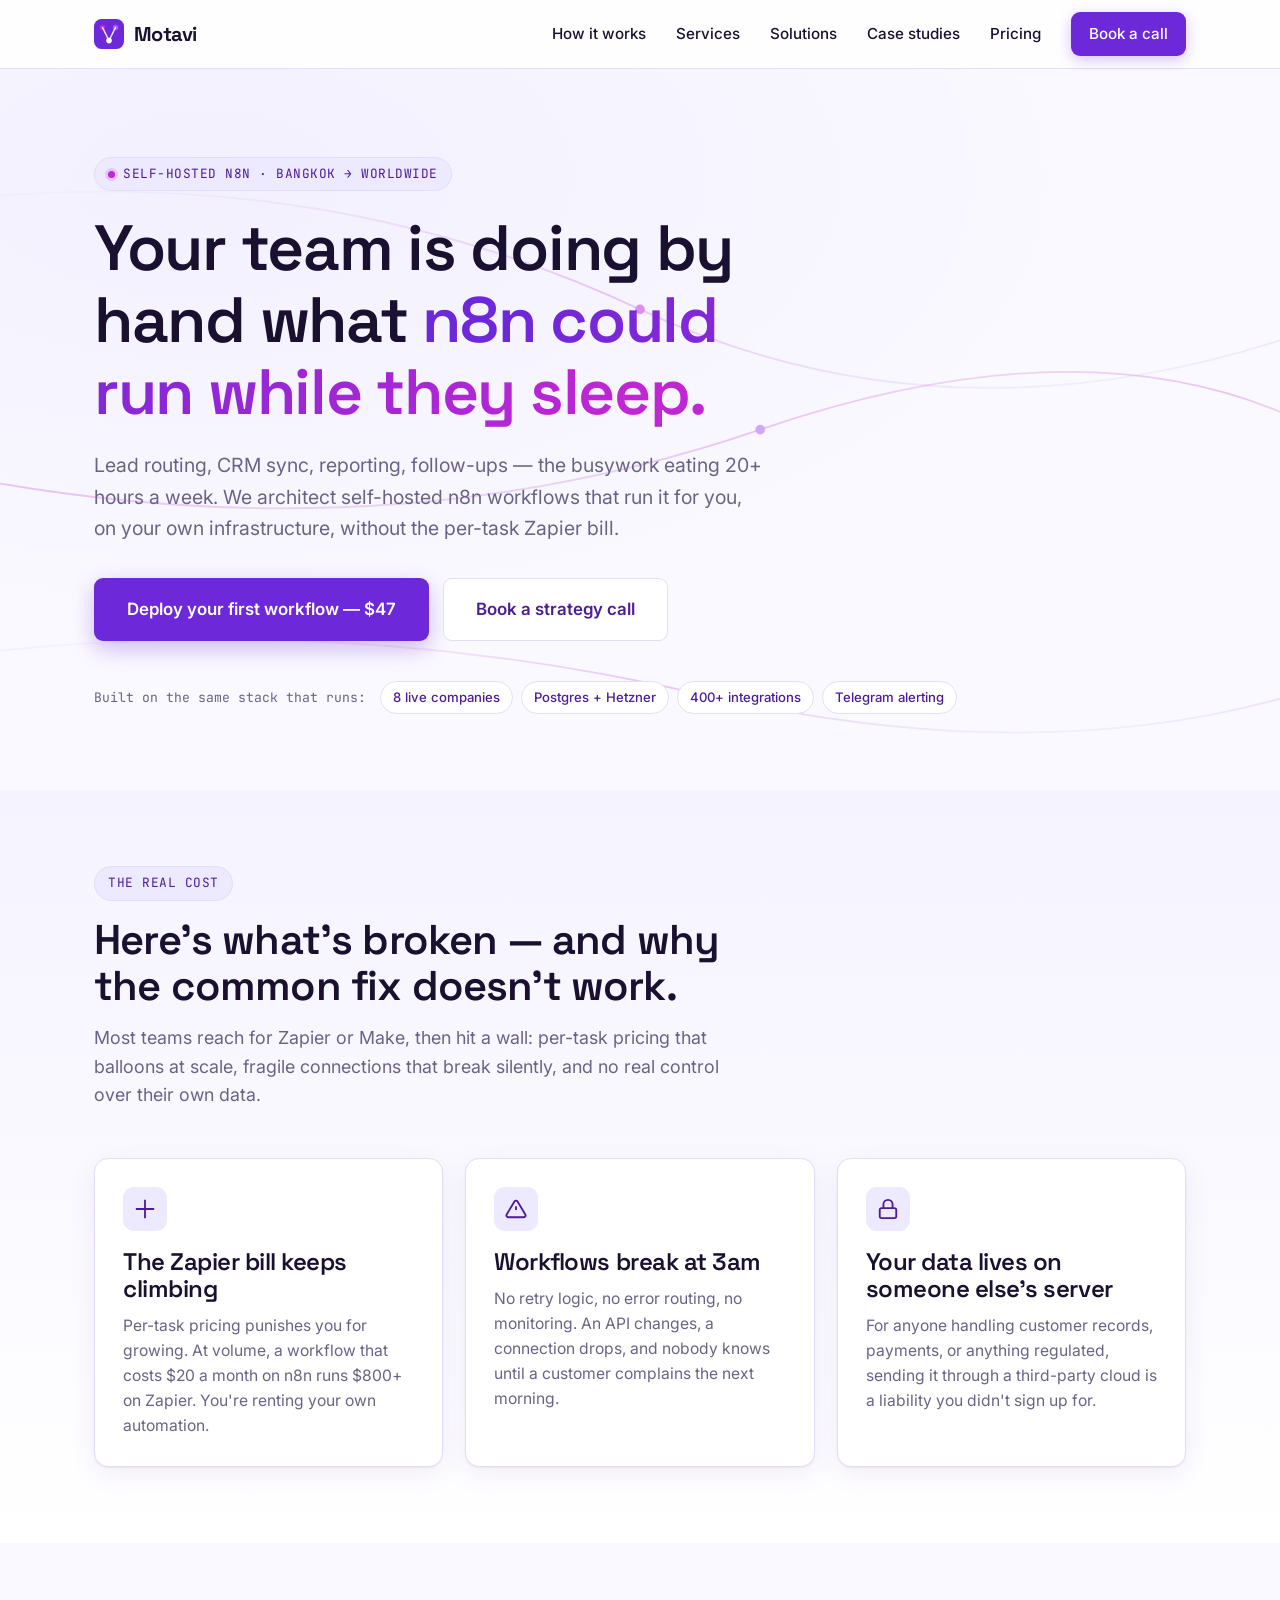
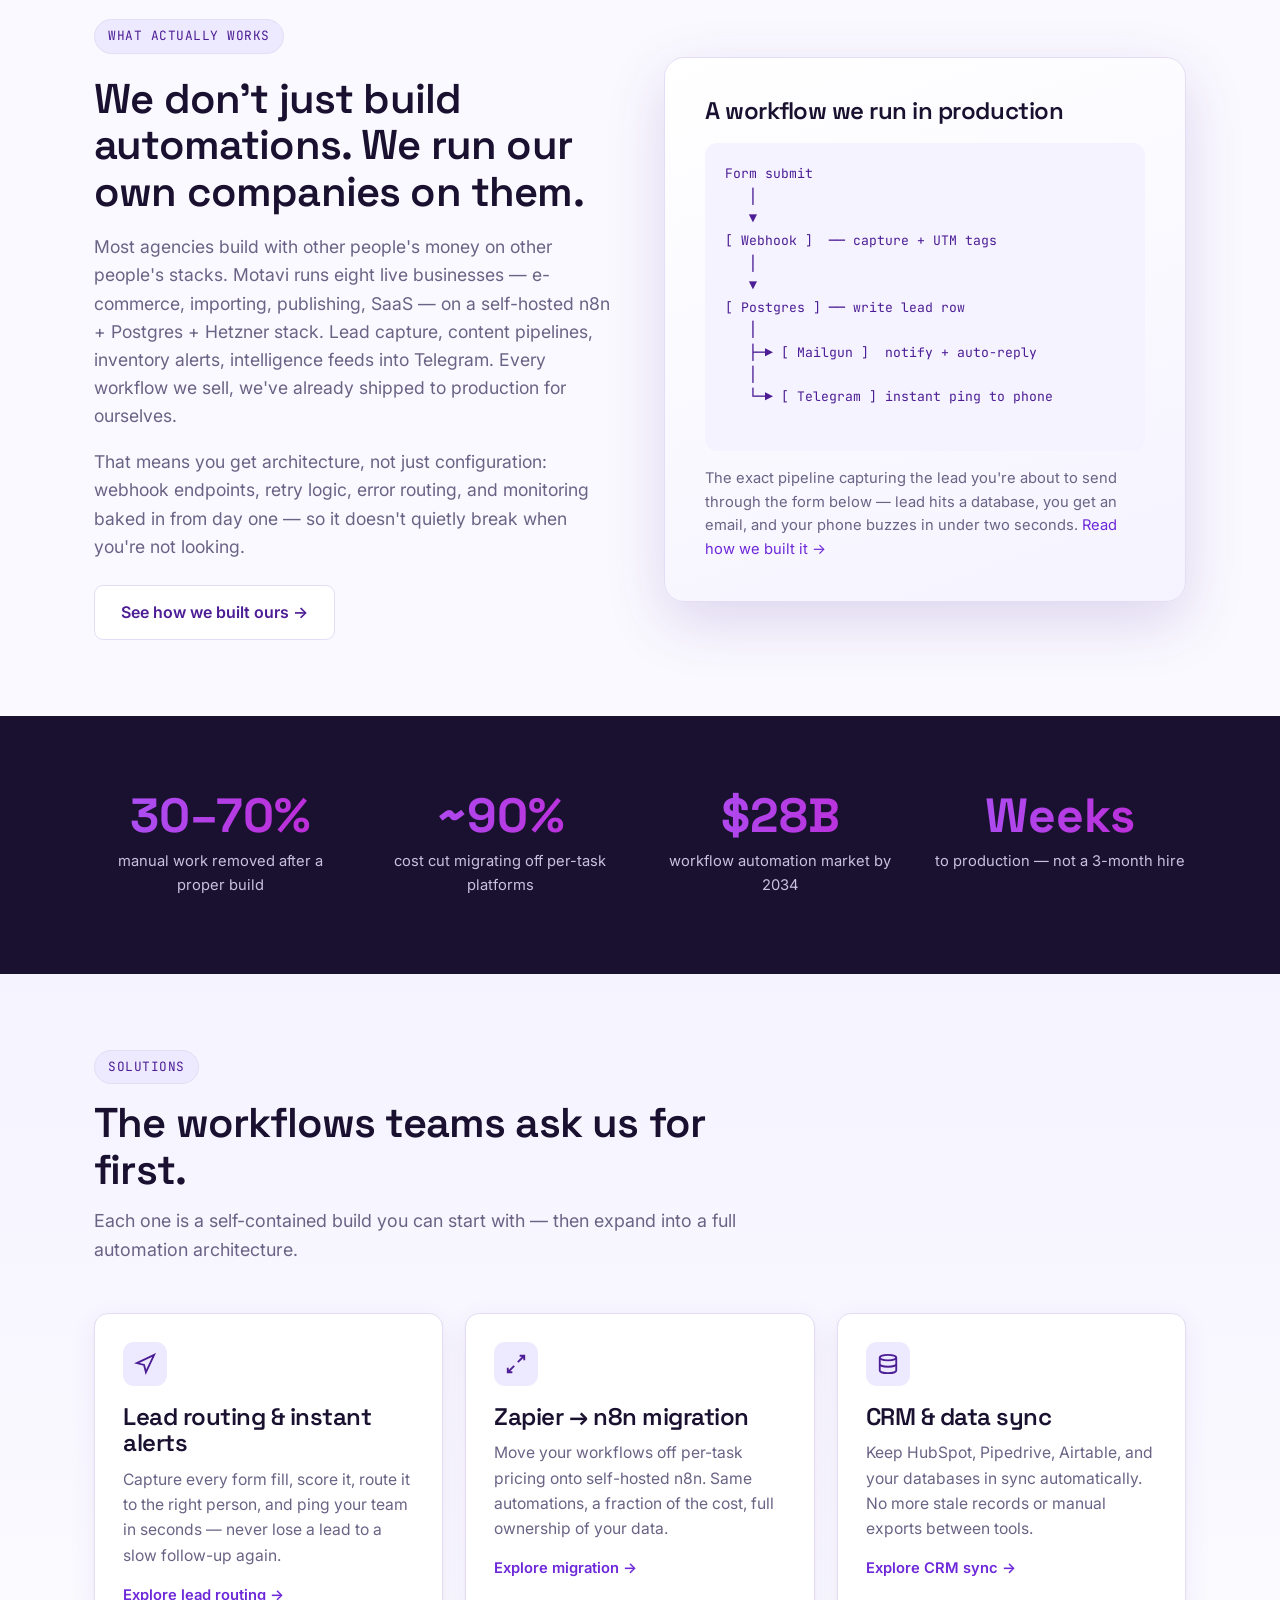
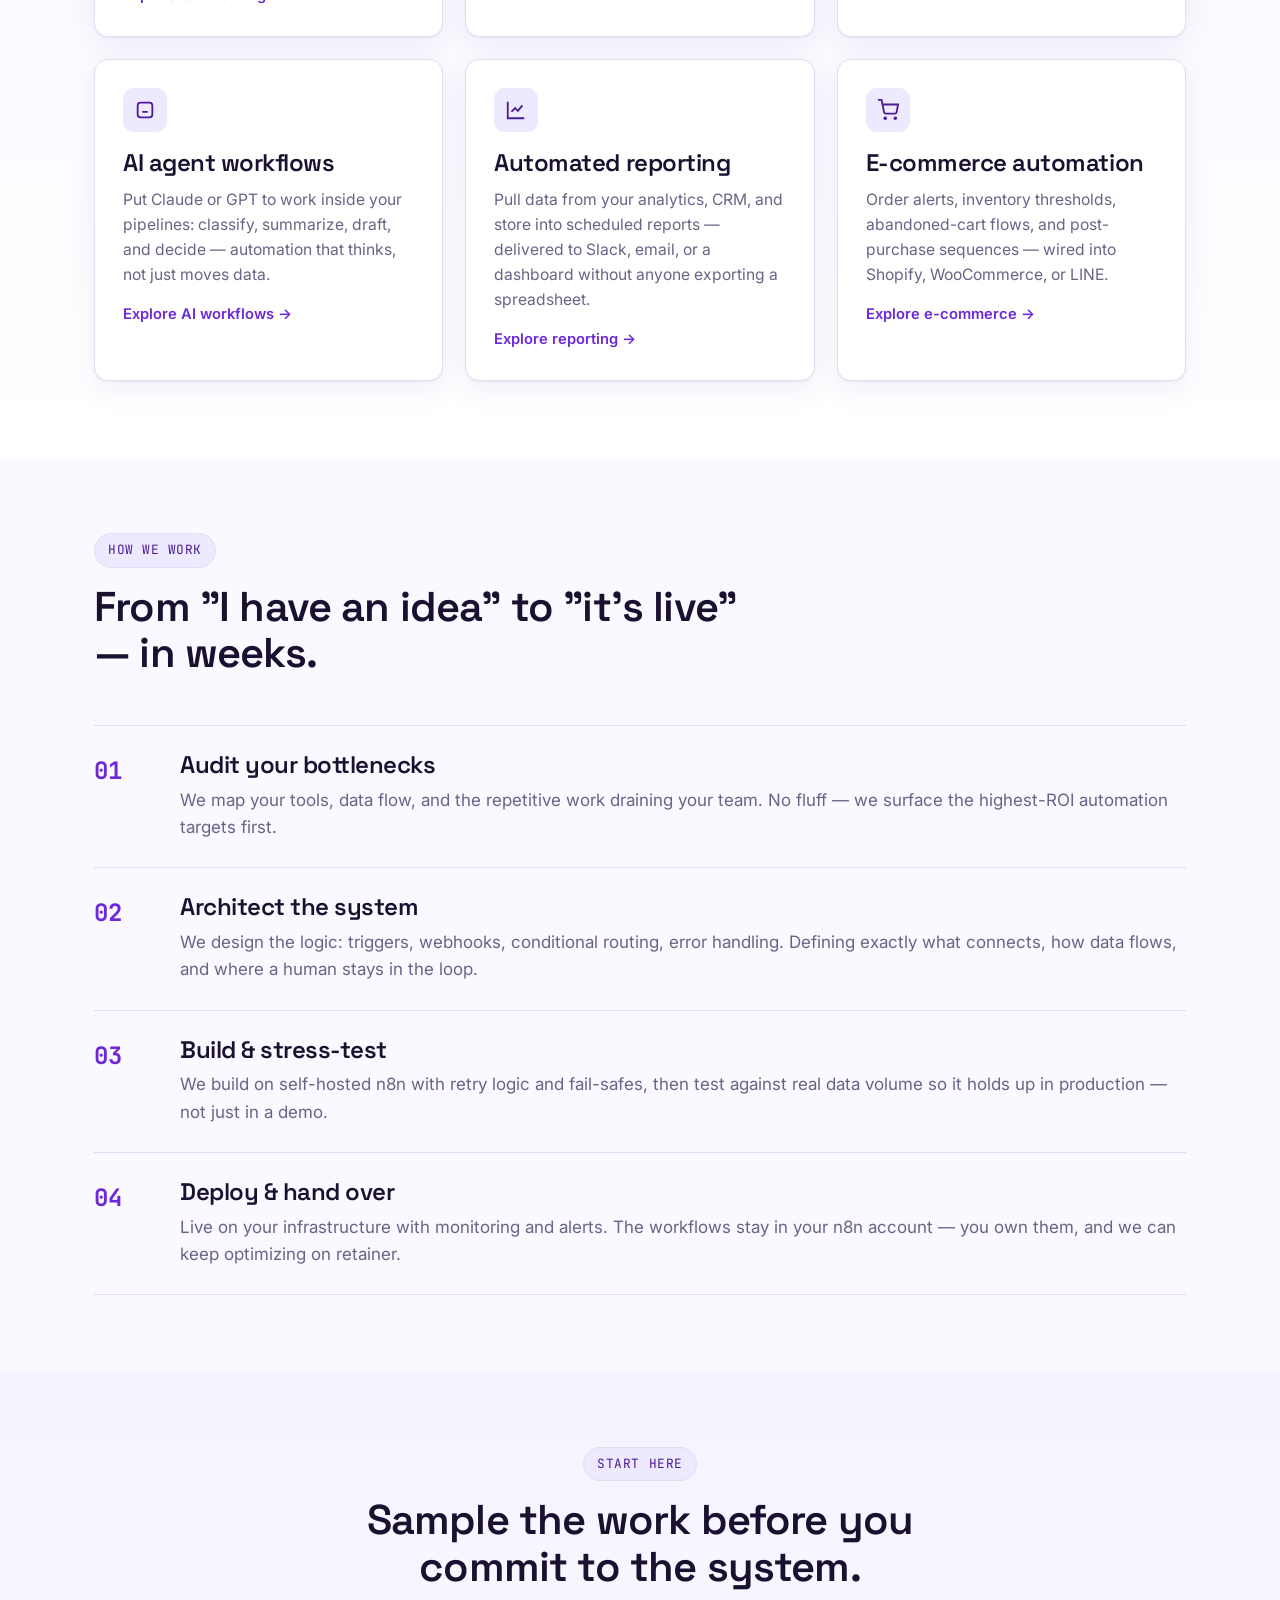
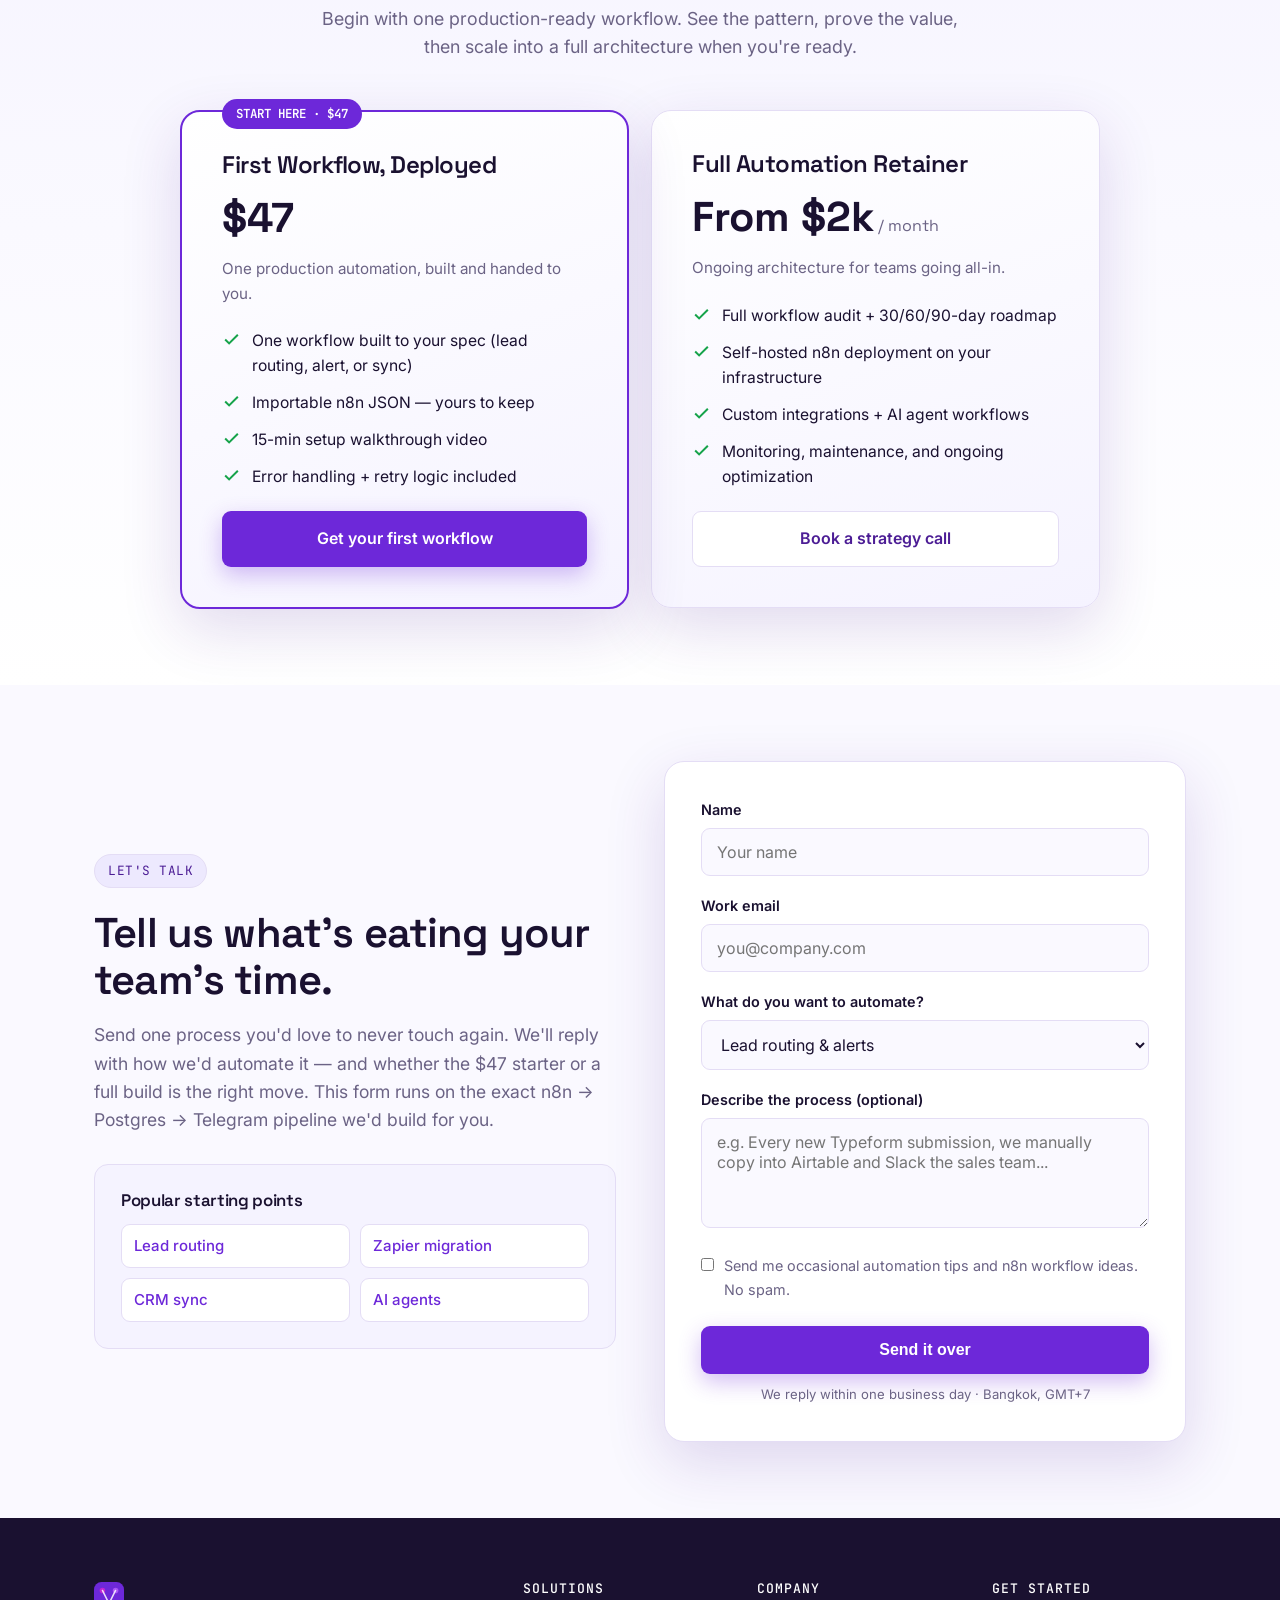
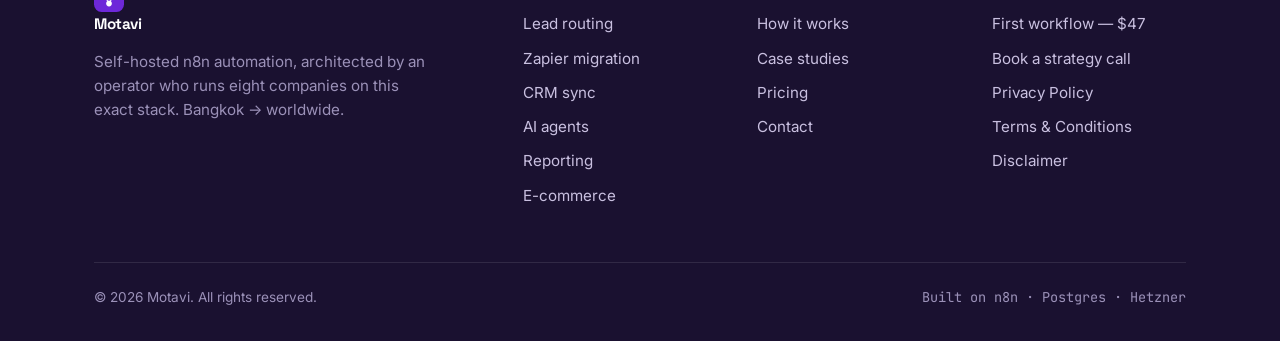
<file: index.html>
<!DOCTYPE html>
<html lang="en">
<head>
<meta charset="UTF-8">
<meta name="viewport" content="width=device-width, initial-scale=1.0">
<title>Motavi — n8n Automation Studio | Self-Hosted Workflows for SaaS & Agencies</title>
<meta name="description" content="Motavi builds self-hosted n8n automations that cut manual work and kill the Zapier bill. Lead routing, CRM sync, AI workflows — architected by an operator who runs eight companies on this exact stack. Deploy your first workflow for $47.">
<link rel="canonical" href="https://motavi.com/">
<link rel="icon" type="image/svg+xml" href="/favicon.svg">
<link rel="apple-touch-icon" href="/favicon.svg">
<meta property="og:image" content="https://motavi.com/og-image.png">
<meta name="twitter:card" content="summary_large_image">

<meta property="og:title" content="Motavi — n8n Automation Studio">
<meta property="og:description" content="Self-hosted n8n automation for SaaS & agencies. Deploy your first production workflow for $47.">
<meta property="og:type" content="website">
<meta property="og:url" content="https://motavi.com/">
<link rel="preconnect" href="https://fonts.googleapis.com">
<link rel="preconnect" href="https://fonts.gstatic.com" crossorigin>
<link href="https://fonts.googleapis.com/css2?family=Space+Grotesk:wght@500;600;700&family=Inter:wght@400;500;600&family=JetBrains+Mono:wght@400;500&display=swap" rel="stylesheet">
<link rel="stylesheet" href="/styles.css">
<script type="application/ld+json">
{
  "@context": "https://schema.org",
  "@type": "ProfessionalService",
  "name": "Motavi",
  "description": "Self-hosted n8n automation studio for SaaS companies and agencies. Workflow automation, lead routing, CRM integration, and AI agent development.",
  "url": "https://motavi.com",
  "areaServed": ["Thailand", "Singapore", "United States", "United Kingdom", "Europe"],
  "knowsAbout": ["n8n", "workflow automation", "Zapier migration", "self-hosted automation", "lead routing", "CRM integration", "AI agents", "Postgres", "webhook automation"],
  "serviceType": "n8n workflow automation"
}
</script>
<!-- Analytics (consent-gated). Replace placeholders, then they fire. -->
<script>
(function(){
  // Flip to true once you have consent (or wire to a cookie banner).
  var ANALYTICS_CONSENT = true;
  var GA4_ID = "G-XXXXXXXXXX";        // <-- replace with your GA4 Measurement ID
  var CLARITY_ID = "xxxxxxxxxx";       // <-- replace with your Microsoft Clarity project ID
  if(!ANALYTICS_CONSENT) return;

  // GA4
  if(GA4_ID && GA4_ID.indexOf("XXXX")===-1){
    var s=document.createElement("script");
    s.async=true; s.src="https://www.googletagmanager.com/gtag/js?id="+GA4_ID;
    document.head.appendChild(s);
    window.dataLayer=window.dataLayer||[];
    function gtag(){dataLayer.push(arguments);}
    gtag("js", new Date()); gtag("config", GA4_ID);
  }
  // Microsoft Clarity
  if(CLARITY_ID && CLARITY_ID.indexOf("xxxx")===-1){
    (function(c,l,a,r,i,t,y){c[a]=c[a]||function(){(c[a].q=c[a].q||[]).push(arguments)};
    t=l.createElement(r);t.async=1;t.src="https://www.clarity.ms/tag/"+i;
    y=l.getElementsByTagName(r)[0];y.parentNode.insertBefore(t,y);})(window,document,"clarity","script",CLARITY_ID);
  }
})();
</script>
</head>
<body>

<header class="site-header">
  <div class="wrap nav">
    <a href="/" class="brand">
      <svg class="brand-mark" width="30" height="30" viewBox="0 0 32 32" fill="none" xmlns="http://www.w3.org/2000/svg">
        <rect width="32" height="32" rx="8" fill="#6d28d9"/>
        <circle cx="9" cy="9" r="3" fill="#c026d3"/>
        <circle cx="23" cy="9" r="3" fill="#a855f7"/>
        <circle cx="16" cy="23" r="3" fill="#fff"/>
        <path d="M9 9 L16 23 L23 9" stroke="#fff" stroke-width="1.6" stroke-linecap="round" opacity=".85"/>
      </svg>
      Motavi
    </a>
    <nav class="nav-links" id="navLinks">
      <a href="/#how">How it works</a>
      <a href="/n8n-automation-services.html">Services</a>
      <a href="/#solutions">Solutions</a>
      <a href="/case-studies/">Case studies</a>
      <a href="/#pricing">Pricing</a>
      <a href="javascript:void(0)" data-cal-namespace="strategy" data-cal-link="automate/strategy-call" data-cal-config='{"layout":"month_view","theme":"light"}' class="nav-cta">Book a call</a>
    </nav>
    <button class="nav-toggle" id="navToggle" aria-label="Menu">
      <svg width="26" height="26" viewBox="0 0 24 24" fill="none" stroke="#1a1130" stroke-width="2"><path d="M3 6h18M3 12h18M3 18h18"/></svg>
    </button>
  </div>
</header>

<!-- ============ HERO ============ -->
<section class="hero">
  <div class="hero-bg" id="heroCanvas"></div>
  <div class="wrap">
    <span class="eyebrow"><span class="dot"></span> Self-hosted n8n · Bangkok → worldwide</span>
    <h1>Your team is doing by hand what <span class="grad">n8n could run while they sleep.</span></h1>
    <p class="hero-sub">Lead routing, CRM sync, reporting, follow-ups — the busywork eating 20+ hours a week. We architect self-hosted n8n workflows that run it for you, on your own infrastructure, without the per-task Zapier bill.</p>
    <div class="hero-actions">
      <a href="#pricing" class="btn btn-primary btn-lg">Deploy your first workflow — $47</a>
      <a href="javascript:void(0)" data-cal-namespace="strategy" data-cal-link="automate/strategy-call" data-cal-config='{"layout":"month_view","theme":"light"}' class="btn btn-ghost btn-lg">Book a strategy call</a>
    </div>
    <div class="hero-trust">
      <span class="lbl">Built on the same stack that runs:</span>
      <div class="chips">
        <span class="chip">8 live companies</span>
        <span class="chip">Postgres + Hetzner</span>
        <span class="chip">400+ integrations</span>
        <span class="chip">Telegram alerting</span>
      </div>
    </div>
  </div>
</section>

<!-- ============ PROBLEM-FIRST ============ -->
<section class="bg-lilac" id="problem">
  <div class="wrap">
    <div class="section-head">
      <span class="eyebrow">The real cost</span>
      <h2>Here's what's broken — and why the common fix doesn't work.</h2>
      <p>Most teams reach for Zapier or Make, then hit a wall: per-task pricing that balloons at scale, fragile connections that break silently, and no real control over their own data.</p>
    </div>
    <div class="grid grid-3">
      <div class="card">
        <div class="ico"><svg viewBox="0 0 24 24" fill="none" stroke="currentColor" stroke-width="2"><path d="M12 2v20M2 12h20"/></svg></div>
        <h3>The Zapier bill keeps climbing</h3>
        <p>Per-task pricing punishes you for growing. At volume, a workflow that costs $20 a month on n8n runs $800+ on Zapier. You're renting your own automation.</p>
      </div>
      <div class="card">
        <div class="ico"><svg viewBox="0 0 24 24" fill="none" stroke="currentColor" stroke-width="2"><path d="M10.29 3.86 1.82 18a2 2 0 0 0 1.71 3h16.94a2 2 0 0 0 1.71-3L13.71 3.86a2 2 0 0 0-3.42 0z"/><path d="M12 9v4M12 17h.01"/></svg></div>
        <h3>Workflows break at 3am</h3>
        <p>No retry logic, no error routing, no monitoring. An API changes, a connection drops, and nobody knows until a customer complains the next morning.</p>
      </div>
      <div class="card">
        <div class="ico"><svg viewBox="0 0 24 24" fill="none" stroke="currentColor" stroke-width="2"><rect x="3" y="11" width="18" height="11" rx="2"/><path d="M7 11V7a5 5 0 0 1 10 0v4"/></svg></div>
        <h3>Your data lives on someone else's server</h3>
        <p>For anyone handling customer records, payments, or anything regulated, sending it through a third-party cloud is a liability you didn't sign up for.</p>
      </div>
    </div>
  </div>
</section>

<!-- ============ THE FIX / OPERATOR ANGLE ============ -->
<section id="how">
  <div class="wrap">
    <div class="grid grid-2" style="align-items:center; gap:48px;">
      <div>
        <span class="eyebrow">What actually works</span>
        <h2>We don't just build automations. We run our own companies on them.</h2>
        <p class="muted" style="font-size:1.1rem; margin:18px 0;">Most agencies build with other people's money on other people's stacks. Motavi runs eight live businesses — e-commerce, importing, publishing, SaaS — on a self-hosted n8n + Postgres + Hetzner stack. Lead capture, content pipelines, inventory alerts, intelligence feeds into Telegram. Every workflow we sell, we've already shipped to production for ourselves.</p>
        <p class="muted" style="font-size:1.1rem;">That means you get architecture, not just configuration: webhook endpoints, retry logic, error routing, and monitoring baked in from day one — so it doesn't quietly break when you're not looking.</p>
        <a href="/case-studies/" class="btn btn-ghost" style="margin-top:24px;">See how we built ours →</a>
      </div>
      <div>
        <div class="offer">
          <h3 style="margin-bottom:18px;">A workflow we run in production</h3>
          <pre class="mono" style="font-size:.82rem; line-height:1.7; color:var(--violet-deep); background:var(--lilac-2); padding:20px; border-radius:12px; overflow-x:auto;">
Form submit
   │
   ▼
[ Webhook ]  ── capture + UTM tags
   │
   ▼
[ Postgres ] ── write lead row
   │
   ├─▶ [ Mailgun ]  notify + auto-reply
   │
   └─▶ [ Telegram ] instant ping to phone
          </pre>
          <p class="muted" style="font-size:.92rem; margin-top:16px;">The exact pipeline capturing the lead you're about to send through the form below — lead hits a database, you get an email, and your phone buzzes in under two seconds. <a href="/case-studies/lead-pipeline.html">Read how we built it →</a></p>
        </div>
      </div>
    </div>
  </div>
</section>

<!-- ============ STAT BAND ============ -->
<section class="bg-ink">
  <div class="wrap">
    <div class="stat-band">
      <div class="stat"><div class="big">30–70%</div><div class="lbl">manual work removed after a proper build</div></div>
      <div class="stat"><div class="big">~90%</div><div class="lbl">cost cut migrating off per-task platforms</div></div>
      <div class="stat"><div class="big">$28B</div><div class="lbl">workflow automation market by 2034</div></div>
      <div class="stat"><div class="big">Weeks</div><div class="lbl">to production — not a 3-month hire</div></div>
    </div>
  </div>
</section>

<!-- ============ SOLUTIONS HUB ============ -->
<section id="solutions" class="bg-lilac">
  <div class="wrap">
    <div class="section-head">
      <span class="eyebrow">Solutions</span>
      <h2>The workflows teams ask us for first.</h2>
      <p>Each one is a self-contained build you can start with — then expand into a full automation architecture.</p>
    </div>
    <div class="grid grid-3">
      <a href="/solutions/lead-routing-automation.html" class="card card-link">
        <div class="ico"><svg viewBox="0 0 24 24" fill="none" stroke="currentColor" stroke-width="2"><path d="M3 11l19-9-9 19-2-8-8-2z"/></svg></div>
        <h3>Lead routing &amp; instant alerts</h3>
        <p>Capture every form fill, score it, route it to the right person, and ping your team in seconds — never lose a lead to a slow follow-up again.</p>
        <span class="more">Explore lead routing →</span>
      </a>
      <a href="/solutions/zapier-to-n8n-migration.html" class="card card-link">
        <div class="ico"><svg viewBox="0 0 24 24" fill="none" stroke="currentColor" stroke-width="2"><path d="M16 3h5v5M21 3l-7 7M8 21H3v-5M3 21l7-7"/></svg></div>
        <h3>Zapier → n8n migration</h3>
        <p>Move your workflows off per-task pricing onto self-hosted n8n. Same automations, a fraction of the cost, full ownership of your data.</p>
        <span class="more">Explore migration →</span>
      </a>
      <a href="/solutions/crm-data-sync.html" class="card card-link">
        <div class="ico"><svg viewBox="0 0 24 24" fill="none" stroke="currentColor" stroke-width="2"><ellipse cx="12" cy="5" rx="9" ry="3"/><path d="M21 12c0 1.66-4 3-9 3s-9-1.34-9-3M3 5v14c0 1.66 4 3 9 3s9-1.34 9-3V5"/></svg></div>
        <h3>CRM &amp; data sync</h3>
        <p>Keep HubSpot, Pipedrive, Airtable, and your databases in sync automatically. No more stale records or manual exports between tools.</p>
        <span class="more">Explore CRM sync →</span>
      </a>
      <a href="/solutions/ai-agent-workflows.html" class="card card-link">
        <div class="ico"><svg viewBox="0 0 24 24" fill="none" stroke="currentColor" stroke-width="2"><rect x="4" y="4" width="16" height="16" rx="3"/><path d="M9 9h.01M15 9h.01M9 14h6"/></svg></div>
        <h3>AI agent workflows</h3>
        <p>Put Claude or GPT to work inside your pipelines: classify, summarize, draft, and decide — automation that thinks, not just moves data.</p>
        <span class="more">Explore AI workflows →</span>
      </a>
      <a href="/solutions/automated-reporting.html" class="card card-link">
        <div class="ico"><svg viewBox="0 0 24 24" fill="none" stroke="currentColor" stroke-width="2"><path d="M3 3v18h18"/><path d="M7 14l4-4 3 3 5-6"/></svg></div>
        <h3>Automated reporting</h3>
        <p>Pull data from your analytics, CRM, and store into scheduled reports — delivered to Slack, email, or a dashboard without anyone exporting a spreadsheet.</p>
        <span class="more">Explore reporting →</span>
      </a>
      <a href="/solutions/ecommerce-automation.html" class="card card-link">
        <div class="ico"><svg viewBox="0 0 24 24" fill="none" stroke="currentColor" stroke-width="2"><circle cx="9" cy="21" r="1"/><circle cx="20" cy="21" r="1"/><path d="M1 1h4l2.68 13.39a2 2 0 0 0 2 1.61h9.72a2 2 0 0 0 2-1.61L23 6H6"/></svg></div>
        <h3>E-commerce automation</h3>
        <p>Order alerts, inventory thresholds, abandoned-cart flows, and post-purchase sequences — wired into Shopify, WooCommerce, or LINE.</p>
        <span class="more">Explore e-commerce →</span>
      </a>
    </div>
  </div>
</section>

<!-- ============ PROCESS ============ -->
<section id="process">
  <div class="wrap">
    <div class="section-head">
      <span class="eyebrow">How we work</span>
      <h2>From "I have an idea" to "it's live" — in weeks.</h2>
    </div>
    <div class="steps">
      <div class="step"><div class="num"></div><div><h3>Audit your bottlenecks</h3><p>We map your tools, data flow, and the repetitive work draining your team. No fluff — we surface the highest-ROI automation targets first.</p></div></div>
      <div class="step"><div class="num"></div><div><h3>Architect the system</h3><p>We design the logic: triggers, webhooks, conditional routing, error handling. Defining exactly what connects, how data flows, and where a human stays in the loop.</p></div></div>
      <div class="step"><div class="num"></div><div><h3>Build &amp; stress-test</h3><p>We build on self-hosted n8n with retry logic and fail-safes, then test against real data volume so it holds up in production — not just in a demo.</p></div></div>
      <div class="step"><div class="num"></div><div><h3>Deploy &amp; hand over</h3><p>Live on your infrastructure with monitoring and alerts. The workflows stay in your n8n account — you own them, and we can keep optimizing on retainer.</p></div></div>
    </div>
  </div>
</section>

<!-- ============ PRICING / OFFER ============ -->
<section id="pricing" class="bg-lilac">
  <div class="wrap">
    <div class="section-head center">
      <span class="eyebrow">Start here</span>
      <h2>Sample the work before you commit to the system.</h2>
      <p>Begin with one production-ready workflow. See the pattern, prove the value, then scale into a full architecture when you're ready.</p>
    </div>
    <div class="grid grid-2" style="align-items:start; max-width:920px; margin:0 auto;">
      <div class="offer feature">
        <span class="tag">START HERE · $47</span>
        <h3 style="margin-bottom:6px;">First Workflow, Deployed</h3>
        <div class="price">$47</div>
        <p class="muted" style="font-size:.95rem; margin-top:6px;">One production automation, built and handed to you.</p>
        <ul>
          <li><svg viewBox="0 0 24 24" fill="none" stroke="currentColor" stroke-width="2.5"><path d="M20 6 9 17l-5-5"/></svg> One workflow built to your spec (lead routing, alert, or sync)</li>
          <li><svg viewBox="0 0 24 24" fill="none" stroke="currentColor" stroke-width="2.5"><path d="M20 6 9 17l-5-5"/></svg> Importable n8n JSON — yours to keep</li>
          <li><svg viewBox="0 0 24 24" fill="none" stroke="currentColor" stroke-width="2.5"><path d="M20 6 9 17l-5-5"/></svg> 15-min setup walkthrough video</li>
          <li><svg viewBox="0 0 24 24" fill="none" stroke="currentColor" stroke-width="2.5"><path d="M20 6 9 17l-5-5"/></svg> Error handling + retry logic included</li>
        </ul>
        <a href="#contact" class="btn btn-primary" style="width:100%; justify-content:center;">Get your first workflow</a>
      </div>
      <div class="offer">
        <h3 style="margin-bottom:6px;">Full Automation Retainer</h3>
        <div class="price">From $2k<small> / month</small></div>
        <p class="muted" style="font-size:.95rem; margin-top:6px;">Ongoing architecture for teams going all-in.</p>
        <ul>
          <li><svg viewBox="0 0 24 24" fill="none" stroke="currentColor" stroke-width="2.5"><path d="M20 6 9 17l-5-5"/></svg> Full workflow audit + 30/60/90-day roadmap</li>
          <li><svg viewBox="0 0 24 24" fill="none" stroke="currentColor" stroke-width="2.5"><path d="M20 6 9 17l-5-5"/></svg> Self-hosted n8n deployment on your infrastructure</li>
          <li><svg viewBox="0 0 24 24" fill="none" stroke="currentColor" stroke-width="2.5"><path d="M20 6 9 17l-5-5"/></svg> Custom integrations + AI agent workflows</li>
          <li><svg viewBox="0 0 24 24" fill="none" stroke="currentColor" stroke-width="2.5"><path d="M20 6 9 17l-5-5"/></svg> Monitoring, maintenance, and ongoing optimization</li>
        </ul>
        <a href="javascript:void(0)" data-cal-namespace="strategy" data-cal-link="automate/strategy-call" data-cal-config='{"layout":"month_view","theme":"light"}' class="btn btn-ghost" style="width:100%; justify-content:center;">Book a strategy call</a>
      </div>
    </div>
  </div>
</section>

<!-- ============ CONTACT / LEAD FORM ============ -->
<section id="contact">
  <div class="wrap">
    <div class="grid grid-2" style="align-items:center; gap:48px;">
      <div>
        <span class="eyebrow">Let's talk</span>
        <h2>Tell us what's eating your team's time.</h2>
        <p class="muted" style="font-size:1.1rem; margin:18px 0;">Send one process you'd love to never touch again. We'll reply with how we'd automate it — and whether the $47 starter or a full build is the right move. This form runs on the exact n8n → Postgres → Telegram pipeline we'd build for you.</p>
        <div class="related" style="margin-top:30px;">
          <h4>Popular starting points</h4>
          <div class="related-links">
            <a href="/solutions/lead-routing-automation.html">Lead routing</a>
            <a href="/solutions/zapier-to-n8n-migration.html">Zapier migration</a>
            <a href="/solutions/crm-data-sync.html">CRM sync</a>
            <a href="/solutions/ai-agent-workflows.html">AI agents</a>
          </div>
        </div>
      </div>
      <div>
        <form class="lead-form" id="leadForm">
          <div class="field">
            <label for="name">Name</label>
            <input type="text" id="name" name="name" required placeholder="Your name">
          </div>
          <div class="field">
            <label for="email">Work email</label>
            <input type="email" id="email" name="email" required placeholder="you@company.com">
          </div>
          <div class="field">
            <label for="interest">What do you want to automate?</label>
            <select id="interest" name="interest">
              <option value="lead-routing">Lead routing &amp; alerts</option>
              <option value="zapier-migration">Zapier / Make migration</option>
              <option value="crm-sync">CRM &amp; data sync</option>
              <option value="ai-agents">AI agent workflows</option>
              <option value="reporting">Automated reporting</option>
              <option value="ecommerce">E-commerce automation</option>
              <option value="other">Something else</option>
            </select>
          </div>
          <div class="field">
            <label for="message">Describe the process (optional)</label>
            <textarea id="message" name="message" placeholder="e.g. Every new Typeform submission, we manually copy into Airtable and Slack the sales team..."></textarea>
          </div>
          <div class="field field-check">
            <input type="checkbox" id="consent" name="consent">
            <label for="consent">Send me occasional automation tips and n8n workflow ideas. No spam.</label>
          </div>
          <button type="submit" class="btn btn-primary" style="width:100%; justify-content:center;" id="submitBtn">Send it over</button>
          <div class="form-msg" id="formMsg"></div>
          <p class="form-note">We reply within one business day · Bangkok, GMT+7</p>
        </form>
      </div>
    </div>
  </div>
</section>

<!-- ============ FOOTER ============ -->
<footer class="site-footer">
  <div class="wrap">
    <div class="footer-grid">
      <div class="footer-brand">
        <a href="/" class="brand" style="color:#fff;">
          <svg class="brand-mark" width="30" height="30" viewBox="0 0 32 32" fill="none"><rect width="32" height="32" rx="8" fill="#6d28d9"/><circle cx="9" cy="9" r="3" fill="#c026d3"/><circle cx="23" cy="9" r="3" fill="#a855f7"/><circle cx="16" cy="23" r="3" fill="#fff"/><path d="M9 9 L16 23 L23 9" stroke="#fff" stroke-width="1.6" stroke-linecap="round" opacity=".85"/></svg>
          Motavi
        </a>
        <p>Self-hosted n8n automation, architected by an operator who runs eight companies on this exact stack. Bangkok → worldwide.</p>
      </div>
      <div>
        <h4>Solutions</h4>
        <a href="/solutions/lead-routing-automation.html">Lead routing</a>
        <a href="/solutions/zapier-to-n8n-migration.html">Zapier migration</a>
        <a href="/solutions/crm-data-sync.html">CRM sync</a>
        <a href="/solutions/ai-agent-workflows.html">AI agents</a>
        <a href="/solutions/automated-reporting.html">Reporting</a>
        <a href="/solutions/ecommerce-automation.html">E-commerce</a>
      </div>
      <div>
        <h4>Company</h4>
        <a href="/#how">How it works</a>
        <a href="/case-studies/">Case studies</a>
        <a href="/#pricing">Pricing</a>
        <a href="/#contact">Contact</a>
      </div>
      <div>
        <h4>Get started</h4>
        <a href="/#pricing">First workflow — $47</a>
        <a href="javascript:void(0)" data-cal-namespace="strategy" data-cal-link="automate/strategy-call" data-cal-config='{"layout":"month_view","theme":"light"}'>Book a strategy call</a>
        <a href="/privacy.html">Privacy Policy</a>
        <a href="/terms.html">Terms &amp; Conditions</a>
        <a href="/disclaimer.html">Disclaimer</a>
      </div>
    </div>
    <div class="footer-bottom">
      <span>© 2026 Motavi. All rights reserved.</span>
      <span class="mono">Built on n8n · Postgres · Hetzner</span>
    </div>
  </div>
</footer>

<script>
// Mobile nav
document.getElementById('navToggle').addEventListener('click', function(){
  document.getElementById('navLinks').classList.toggle('open');
});

// UTM capture → sessionStorage (persists across pages)
(function(){
  var params = new URLSearchParams(window.location.search);
  var utmKeys = ['utm_source','utm_medium','utm_campaign','utm_term','utm_content'];
  var found = {};
  var has = false;
  utmKeys.forEach(function(k){ if(params.get(k)){ found[k]=params.get(k); has=true; } });
  if(has){ sessionStorage.setItem('mv_utms', JSON.stringify(found)); }
})();

// Lead form → n8n webhook
document.getElementById('leadForm').addEventListener('submit', async function(e){
  e.preventDefault();
  var btn = document.getElementById('submitBtn');
  var msg = document.getElementById('formMsg');
  btn.disabled = true; btn.textContent = 'Sending…';
  msg.className = 'form-msg';

  var utms = {};
  try { utms = JSON.parse(sessionStorage.getItem('mv_utms') || '{}'); } catch(e){}

  var payload = {
    name: document.getElementById('name').value,
    email: document.getElementById('email').value,
    interest: document.getElementById('interest').value,
    message: document.getElementById('message').value,
    consent: document.getElementById('consent').checked,
    page: window.location.pathname,
    submittedAt: new Date().toISOString(),
    utmSource: utms.utm_source || '',
    utmMedium: utms.utm_medium || '',
    utmCampaign: utms.utm_campaign || '',
    utmTerm: utms.utm_term || '',
    utmContent: utms.utm_content || ''
  };

  try {
    var res = await fetch('https://ghost.motavi.com/webhook/lead', {
      method: 'POST',
      headers: { 'Content-Type': 'application/json' },
      body: JSON.stringify(payload)
    });
    if(!res.ok) throw new Error('bad response');
    msg.className = 'form-msg ok';
    msg.textContent = 'Got it — your message is in. We\'ll reply within one business day.';
    document.getElementById('leadForm').reset();
  } catch(err) {
    msg.className = 'form-msg err';
    msg.textContent = 'Something went wrong sending that. Email us directly at hello@motavi.com and we\'ll sort it.';
  } finally {
    btn.disabled = false; btn.textContent = 'Send it over';
  }
});

// Subtle hero flow-line animation (respects reduced-motion via CSS)
(function(){
  var c = document.getElementById('heroCanvas');
  if(!c) return;
  var svg = '<svg width="100%" height="100%" viewBox="0 0 1200 600" preserveAspectRatio="xMidYMid slice" xmlns="http://www.w3.org/2000/svg" style="opacity:.5">'
    + '<defs><radialGradient id="g1" cx="20%" cy="15%" r="60%"><stop offset="0%" stop-color="#ede9fe"/><stop offset="100%" stop-color="#faf9ff"/></radialGradient>'
    + '<linearGradient id="flow" x1="0" y1="0" x2="1" y2="1"><stop offset="0%" stop-color="#a855f7" stop-opacity="0"/><stop offset="50%" stop-color="#c026d3" stop-opacity=".5"/><stop offset="100%" stop-color="#6d28d9" stop-opacity="0"/></linearGradient></defs>'
    + '<rect width="1200" height="600" fill="url(#g1)"/>'
    + '<g stroke="url(#flow)" stroke-width="1.5" fill="none">'
    + '<path d="M-50 120 Q 300 60 600 200 T 1250 180"/>'
    + '<path d="M-50 320 Q 350 420 700 300 T 1250 360"/>'
    + '<path d="M-50 500 Q 300 440 650 520 T 1250 480"/>'
    + '</g>'
    + '<g fill="#c026d3">'
    + '<circle cx="600" cy="200" r="4"/><circle cx="700" cy="300" r="4" fill="#a855f7"/><circle cx="650" cy="520" r="4" fill="#6d28d9"/>'
    + '</g></svg>';
  c.innerHTML = svg;
})();
</script>
<!-- Cal.com popup embed -->
<script type="text/javascript">
(function (C, A, L) { let p = function (a, ar) { a.q.push(ar); }; let d = C.document; C.Cal = C.Cal || function () { let cal = C.Cal; let ar = arguments; if (!cal.loaded) { cal.ns = {}; cal.q = cal.q || []; d.head.appendChild(d.createElement("script")).src = A; cal.loaded = true; } if (ar[0] === L) { const api = function () { p(api, arguments); }; const namespace = ar[1]; api.q = api.q || []; if(typeof namespace === "string"){cal.ns[namespace] = cal.ns[namespace] || api;p(cal.ns[namespace], ar);p(cal, ["initNamespace", namespace]);} else p(cal, ar); return;} p(cal, ar); }; })(window, "https://cal.motavi.com/embed/embed.js", "init");
Cal("init", "strategy", {origin:"https://cal.motavi.com"});
Cal.ns.strategy("ui", {"theme":"light","cssVarsPerTheme":{"light":{"cal-brand":"#6d28d9"}},"hideEventTypeDetails":false,"layout":"month_view"});
</script>
</body>
</html>
</file>
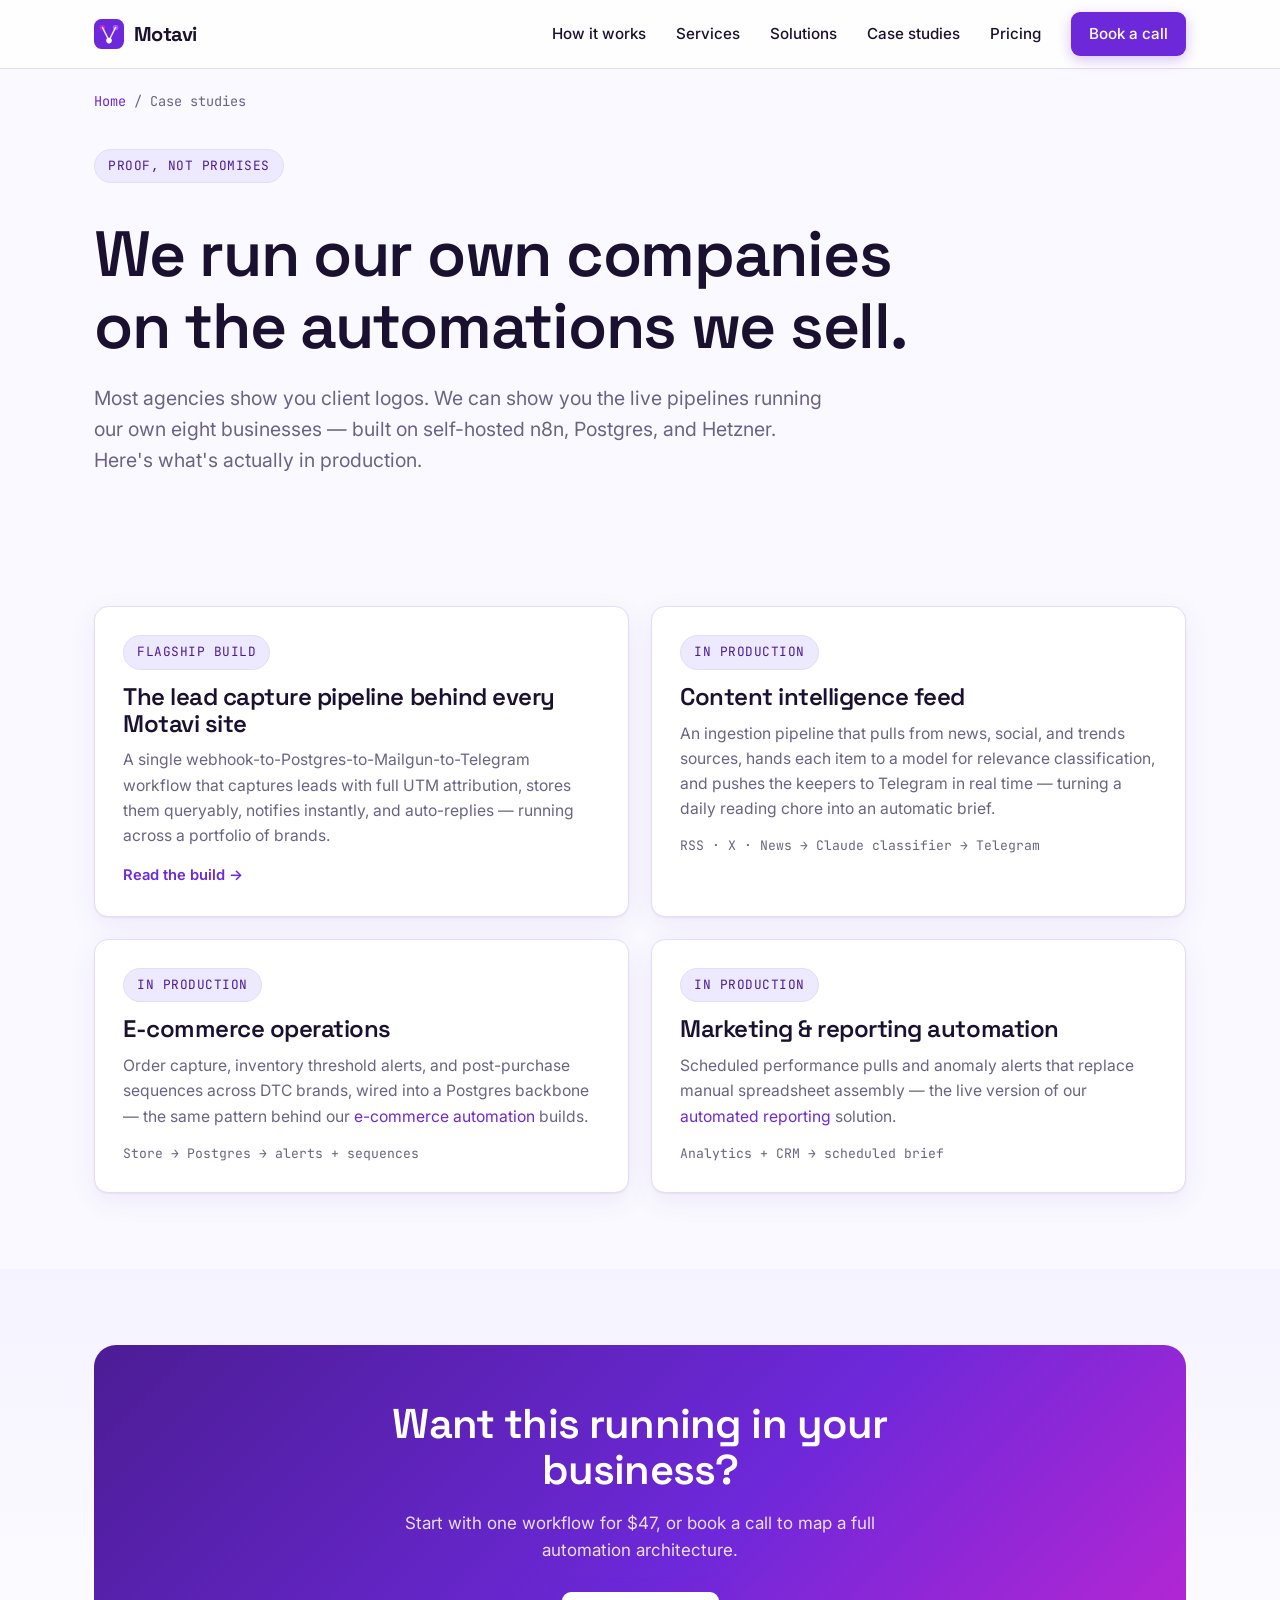
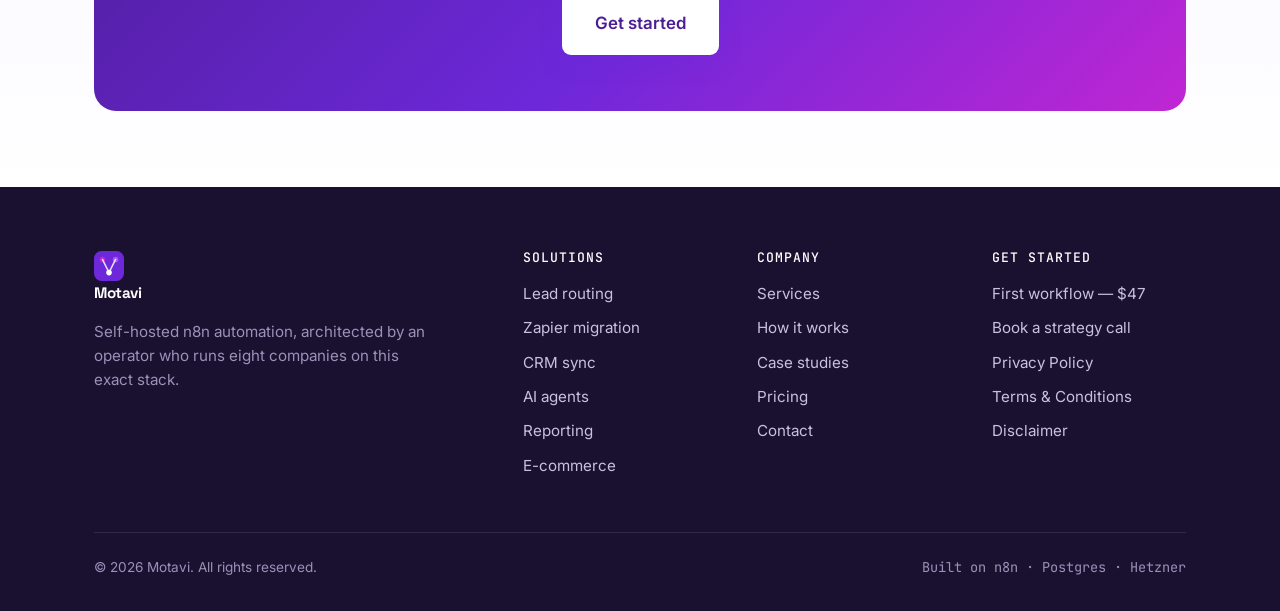
<file: case-studies/index.html>
<!DOCTYPE html>
<html lang="en">
<head>
<meta charset="UTF-8">
<meta name="viewport" content="width=device-width, initial-scale=1.0">
<title>Case Studies — Real n8n Automations We Run in Production | Motavi</title>
<meta name="description" content="Real n8n workflows Motavi built and runs across eight live companies: lead capture pipelines, content intelligence feeds, e-commerce operations, and AI classification — the proof behind the service.">
<link rel="canonical" href="https://motavi.com/case-studies/">
<link rel="icon" type="image/svg+xml" href="/favicon.svg">
<link rel="apple-touch-icon" href="/favicon.svg">
<meta property="og:image" content="https://motavi.com/og-image.png">
<meta name="twitter:card" content="summary_large_image">

<meta property="og:title" content="Case Studies — Motavi n8n Automations">
<meta property="og:description" content="Real n8n workflows we built and run in production across eight companies.">
<link rel="preconnect" href="https://fonts.googleapis.com">
<link rel="preconnect" href="https://fonts.gstatic.com" crossorigin>
<link href="https://fonts.googleapis.com/css2?family=Space+Grotesk:wght@500;600;700&family=Inter:wght@400;500;600&family=JetBrains+Mono:wght@400;500&display=swap" rel="stylesheet">
<link rel="stylesheet" href="/styles.css">
<!-- Analytics (consent-gated). Replace placeholders, then they fire. -->
<script>
(function(){
  // Flip to true once you have consent (or wire to a cookie banner).
  var ANALYTICS_CONSENT = true;
  var GA4_ID = "G-XXXXXXXXXX";        // <-- replace with your GA4 Measurement ID
  var CLARITY_ID = "xxxxxxxxxx";       // <-- replace with your Microsoft Clarity project ID
  if(!ANALYTICS_CONSENT) return;

  // GA4
  if(GA4_ID && GA4_ID.indexOf("XXXX")===-1){
    var s=document.createElement("script");
    s.async=true; s.src="https://www.googletagmanager.com/gtag/js?id="+GA4_ID;
    document.head.appendChild(s);
    window.dataLayer=window.dataLayer||[];
    function gtag(){dataLayer.push(arguments);}
    gtag("js", new Date()); gtag("config", GA4_ID);
  }
  // Microsoft Clarity
  if(CLARITY_ID && CLARITY_ID.indexOf("xxxx")===-1){
    (function(c,l,a,r,i,t,y){c[a]=c[a]||function(){(c[a].q=c[a].q||[]).push(arguments)};
    t=l.createElement(r);t.async=1;t.src="https://www.clarity.ms/tag/"+i;
    y=l.getElementsByTagName(r)[0];y.parentNode.insertBefore(t,y);})(window,document,"clarity","script",CLARITY_ID);
  }
})();
</script>
<script type="application/ld+json">
{
  "@context": "https://schema.org",
  "@type": "CollectionPage",
  "name": "Motavi Case Studies",
  "description": "Real n8n workflows built and run in production across eight live companies.",
  "url": "https://motavi.com/case-studies/"
}
</script>
</head>
<body>
<header class="site-header">
  <div class="wrap nav">
    <a href="/" class="brand">
      <svg class="brand-mark" width="30" height="30" viewBox="0 0 32 32" fill="none"><rect width="32" height="32" rx="8" fill="#6d28d9"/><circle cx="9" cy="9" r="3" fill="#c026d3"/><circle cx="23" cy="9" r="3" fill="#a855f7"/><circle cx="16" cy="23" r="3" fill="#fff"/><path d="M9 9 L16 23 L23 9" stroke="#fff" stroke-width="1.6" stroke-linecap="round" opacity=".85"/></svg>
      Motavi
    </a>
    <nav class="nav-links" id="navLinks">
      <a href="/#how">How it works</a>
      <a href="/n8n-automation-services.html">Services</a>
      <a href="/#solutions">Solutions</a>
      <a href="/case-studies/">Case studies</a>
      <a href="/#pricing">Pricing</a>
      <a href="javascript:void(0)" data-cal-namespace="strategy" data-cal-link="automate/strategy-call" data-cal-config='{"layout":"month_view","theme":"light"}' class="nav-cta">Book a call</a>
    </nav>
    <button class="nav-toggle" id="navToggle" aria-label="Menu"><svg width="26" height="26" viewBox="0 0 24 24" fill="none" stroke="#1a1130" stroke-width="2"><path d="M3 6h18M3 12h18M3 18h18"/></svg></button>
  </div>
</header>

<div class="wrap"><nav class="crumb"><a href="/">Home</a> <span>/</span> Case studies</nav></div>

<section style="padding-top:36px;">
  <div class="wrap">
    <span class="eyebrow">Proof, not promises</span>
    <h1 style="max-width:20ch; margin:14px 0 20px;">We run our own companies on the automations we sell.</h1>
    <p class="hero-sub" style="max-width:62ch;">Most agencies show you client logos. We can show you the live pipelines running our own eight businesses — built on self-hosted n8n, Postgres, and Hetzner. Here's what's actually in production.</p>
  </div>
</section>

<section style="padding-top:20px;">
  <div class="wrap">
    <div class="grid grid-2">
      <a href="/case-studies/lead-pipeline.html" class="card card-link">
        <span class="eyebrow" style="margin-bottom:14px;">Flagship build</span>
        <h3>The lead capture pipeline behind every Motavi site</h3>
        <p>A single webhook-to-Postgres-to-Mailgun-to-Telegram workflow that captures leads with full UTM attribution, stores them queryably, notifies instantly, and auto-replies — running across a portfolio of brands.</p>
        <span class="more">Read the build →</span>
      </a>
      <div class="card">
        <span class="eyebrow" style="margin-bottom:14px;">In production</span>
        <h3>Content intelligence feed</h3>
        <p>An ingestion pipeline that pulls from news, social, and trends sources, hands each item to a model for relevance classification, and pushes the keepers to Telegram in real time — turning a daily reading chore into an automatic brief.</p>
        <span class="muted mono" style="font-size:.82rem; display:block; margin-top:14px;">RSS · X · News → Claude classifier → Telegram</span>
      </div>
      <div class="card">
        <span class="eyebrow" style="margin-bottom:14px;">In production</span>
        <h3>E-commerce operations</h3>
        <p>Order capture, inventory threshold alerts, and post-purchase sequences across DTC brands, wired into a Postgres backbone — the same pattern behind our <a href="/solutions/ecommerce-automation.html">e-commerce automation</a> builds.</p>
        <span class="muted mono" style="font-size:.82rem; display:block; margin-top:14px;">Store → Postgres → alerts + sequences</span>
      </div>
      <div class="card">
        <span class="eyebrow" style="margin-bottom:14px;">In production</span>
        <h3>Marketing &amp; reporting automation</h3>
        <p>Scheduled performance pulls and anomaly alerts that replace manual spreadsheet assembly — the live version of our <a href="/solutions/automated-reporting.html">automated reporting</a> solution.</p>
        <span class="muted mono" style="font-size:.82rem; display:block; margin-top:14px;">Analytics + CRM → scheduled brief</span>
      </div>
    </div>
  </div>
</section>

<section class="bg-lilac">
  <div class="wrap">
    <div class="cta-band">
      <h2>Want this running in your business?</h2>
      <p>Start with one workflow for $47, or book a call to map a full automation architecture.</p>
      <a href="/#contact" class="btn btn-primary btn-lg">Get started</a>
    </div>
  </div>
</section>

<footer class="site-footer">
  <div class="wrap">
    <div class="footer-grid">
      <div class="footer-brand">
        <a href="/" class="brand" style="color:#fff;"><svg class="brand-mark" width="30" height="30" viewBox="0 0 32 32" fill="none"><rect width="32" height="32" rx="8" fill="#6d28d9"/><circle cx="9" cy="9" r="3" fill="#c026d3"/><circle cx="23" cy="9" r="3" fill="#a855f7"/><circle cx="16" cy="23" r="3" fill="#fff"/><path d="M9 9 L16 23 L23 9" stroke="#fff" stroke-width="1.6" stroke-linecap="round" opacity=".85"/></svg> Motavi</a>
        <p>Self-hosted n8n automation, architected by an operator who runs eight companies on this exact stack.</p>
      </div>
      <div><h4>Solutions</h4>
        <a href="/solutions/lead-routing-automation.html">Lead routing</a>
        <a href="/solutions/zapier-to-n8n-migration.html">Zapier migration</a>
        <a href="/solutions/crm-data-sync.html">CRM sync</a>
        <a href="/solutions/ai-agent-workflows.html">AI agents</a>
        <a href="/solutions/automated-reporting.html">Reporting</a>
        <a href="/solutions/ecommerce-automation.html">E-commerce</a>
      </div>
      <div><h4>Company</h4>
        <a href="/n8n-automation-services.html">Services</a>
        <a href="/#how">How it works</a>
        <a href="/case-studies/">Case studies</a>
        <a href="/#pricing">Pricing</a>
        <a href="/#contact">Contact</a>
      </div>
      <div><h4>Get started</h4>
        <a href="/#pricing">First workflow — $47</a>
        <a href="javascript:void(0)" data-cal-namespace="strategy" data-cal-link="automate/strategy-call" data-cal-config='{"layout":"month_view","theme":"light"}'>Book a strategy call</a>
      
        <a href="/privacy.html">Privacy Policy</a>
        <a href="/terms.html">Terms &amp; Conditions</a>
        <a href="/disclaimer.html">Disclaimer</a>
      </div>
    </div>
    <div class="footer-bottom"><span>© 2026 Motavi. All rights reserved.</span><span class="mono">Built on n8n · Postgres · Hetzner</span></div>
  </div>
</footer>
<script>document.getElementById('navToggle').addEventListener('click',function(){document.getElementById('navLinks').classList.toggle('open');});</script>
<!-- Cal.com popup embed -->
<script type="text/javascript">
(function (C, A, L) { let p = function (a, ar) { a.q.push(ar); }; let d = C.document; C.Cal = C.Cal || function () { let cal = C.Cal; let ar = arguments; if (!cal.loaded) { cal.ns = {}; cal.q = cal.q || []; d.head.appendChild(d.createElement("script")).src = A; cal.loaded = true; } if (ar[0] === L) { const api = function () { p(api, arguments); }; const namespace = ar[1]; api.q = api.q || []; if(typeof namespace === "string"){cal.ns[namespace] = cal.ns[namespace] || api;p(cal.ns[namespace], ar);p(cal, ["initNamespace", namespace]);} else p(cal, ar); return;} p(cal, ar); }; })(window, "https://cal.motavi.com/embed/embed.js", "init");
Cal("init", "strategy", {origin:"https://cal.motavi.com"});
Cal.ns.strategy("ui", {"theme":"light","cssVarsPerTheme":{"light":{"cal-brand":"#6d28d9"}},"hideEventTypeDetails":false,"layout":"month_view"});
</script>
</body>
</html>
</file>
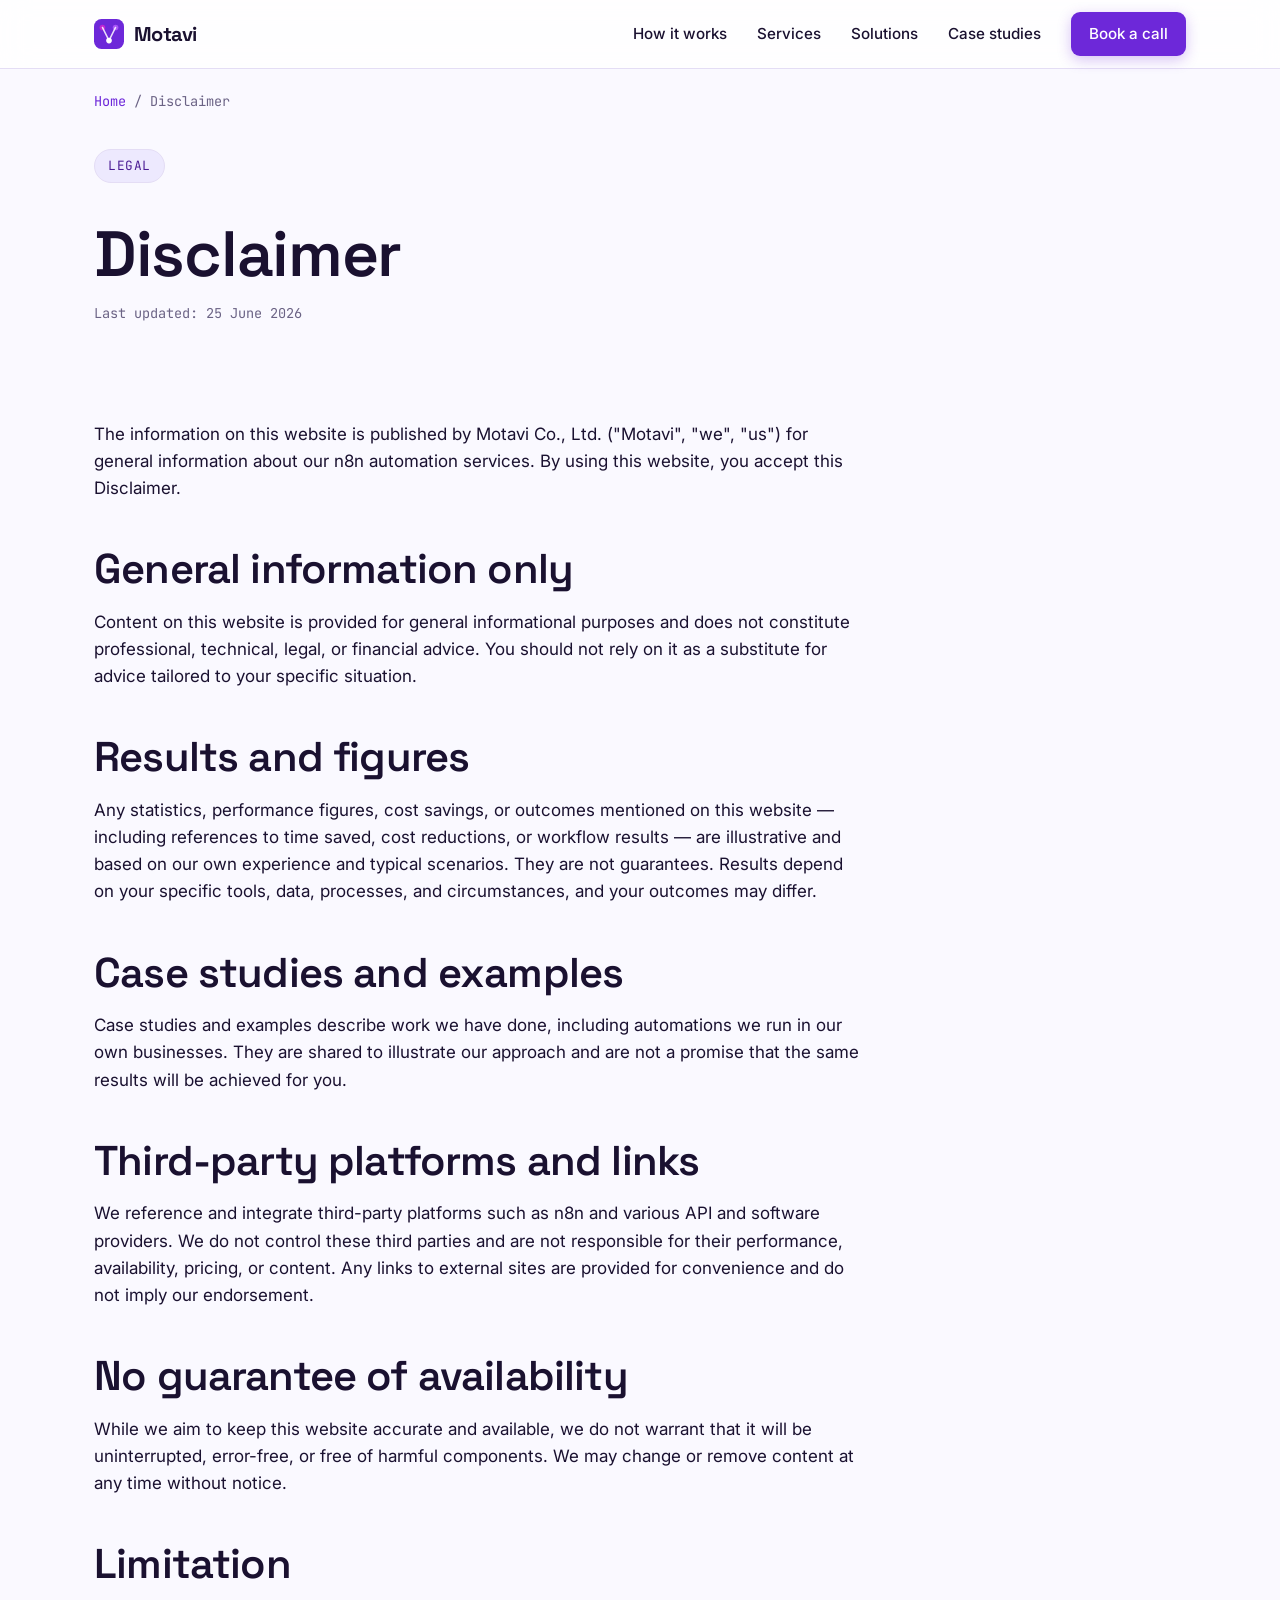
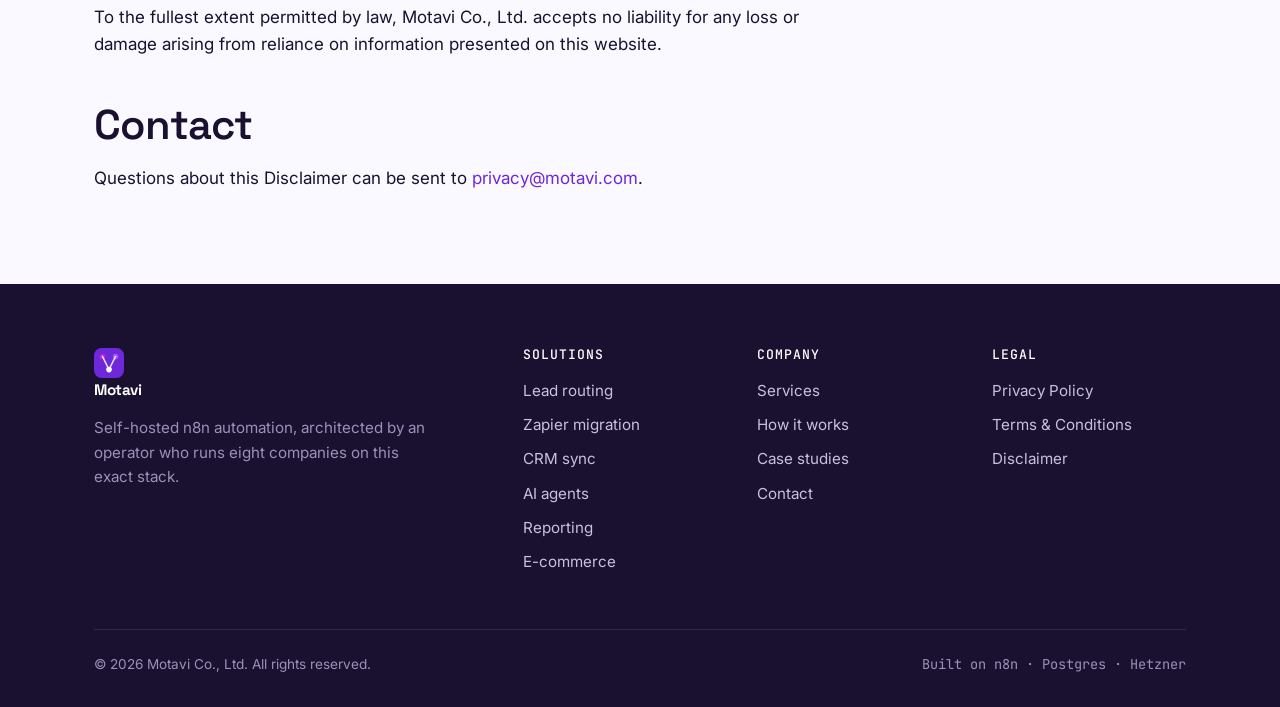
<file: disclaimer.html>
<!DOCTYPE html>
<html lang="en">
<head>
<meta charset="UTF-8">
<meta name="viewport" content="width=device-width, initial-scale=1.0">
<title>Disclaimer — Motavi</title>
<meta name="description" content="Important disclaimers regarding information and results presented on the Motavi website.">
<link rel="canonical" href="https://motavi.com/disclaimer.html">
<link rel="icon" type="image/svg+xml" href="/favicon.svg">
<link rel="apple-touch-icon" href="/favicon.svg">
<meta name="robots" content="index, follow">
<link rel="preconnect" href="https://fonts.googleapis.com">
<link rel="preconnect" href="https://fonts.gstatic.com" crossorigin>
<link href="https://fonts.googleapis.com/css2?family=Space+Grotesk:wght@500;600;700&family=Inter:wght@400;500;600&family=JetBrains+Mono:wght@400;500&display=swap" rel="stylesheet">
<link rel="stylesheet" href="/styles.css">
</head>
<body>
<header class="site-header">
  <div class="wrap nav">
    <a href="/" class="brand">
      <svg class="brand-mark" width="30" height="30" viewBox="0 0 32 32" fill="none"><rect width="32" height="32" rx="8" fill="#6d28d9"/><circle cx="9" cy="9" r="3" fill="#c026d3"/><circle cx="23" cy="9" r="3" fill="#a855f7"/><circle cx="16" cy="23" r="3" fill="#fff"/><path d="M9 9 L16 23 L23 9" stroke="#fff" stroke-width="1.6" stroke-linecap="round" opacity=".85"/></svg>
      Motavi
    </a>
    <nav class="nav-links" id="navLinks">
      <a href="/#how">How it works</a>
      <a href="/n8n-automation-services.html">Services</a>
      <a href="/#solutions">Solutions</a>
      <a href="/case-studies/">Case studies</a>
      <a href="/#contact" class="nav-cta">Book a call</a>
    </nav>
    <button class="nav-toggle" id="navToggle" aria-label="Menu"><svg width="26" height="26" viewBox="0 0 24 24" fill="none" stroke="#1a1130" stroke-width="2"><path d="M3 6h18M3 12h18M3 18h18"/></svg></button>
  </div>
</header>

<div class="wrap"><nav class="crumb"><a href="/">Home</a> <span>/</span> Disclaimer</nav></div>

<section style="padding-top:36px;">
  <div class="wrap">
    <span class="eyebrow">Legal</span>
    <h1 style="max-width:24ch; margin:14px 0 12px;">Disclaimer</h1>
    <p class="muted mono" style="font-size:.85rem;">Last updated: 25 June 2026</p>
  </div>
</section>

<section style="padding-top:20px;">
  <div class="wrap">
    <article class="prose">
<p>The information on this website is published by Motavi Co., Ltd. ("Motavi", "we", "us") for general information about our n8n automation services. By using this website, you accept this Disclaimer.</p>

<h2>General information only</h2>
<p>Content on this website is provided for general informational purposes and does not constitute professional, technical, legal, or financial advice. You should not rely on it as a substitute for advice tailored to your specific situation.</p>

<h2>Results and figures</h2>
<p>Any statistics, performance figures, cost savings, or outcomes mentioned on this website — including references to time saved, cost reductions, or workflow results — are illustrative and based on our own experience and typical scenarios. They are not guarantees. Results depend on your specific tools, data, processes, and circumstances, and your outcomes may differ.</p>

<h2>Case studies and examples</h2>
<p>Case studies and examples describe work we have done, including automations we run in our own businesses. They are shared to illustrate our approach and are not a promise that the same results will be achieved for you.</p>

<h2>Third-party platforms and links</h2>
<p>We reference and integrate third-party platforms such as n8n and various API and software providers. We do not control these third parties and are not responsible for their performance, availability, pricing, or content. Any links to external sites are provided for convenience and do not imply our endorsement.</p>

<h2>No guarantee of availability</h2>
<p>While we aim to keep this website accurate and available, we do not warrant that it will be uninterrupted, error-free, or free of harmful components. We may change or remove content at any time without notice.</p>

<h2>Limitation</h2>
<p>To the fullest extent permitted by law, Motavi Co., Ltd. accepts no liability for any loss or damage arising from reliance on information presented on this website.</p>

<h2>Contact</h2>
<p>Questions about this Disclaimer can be sent to <a href="mailto:privacy@motavi.com">privacy@motavi.com</a>.</p>
    </article>
  </div>
</section>

<footer class="site-footer">
  <div class="wrap">
    <div class="footer-grid">
      <div class="footer-brand">
        <a href="/" class="brand" style="color:#fff;"><svg class="brand-mark" width="30" height="30" viewBox="0 0 32 32" fill="none"><rect width="32" height="32" rx="8" fill="#6d28d9"/><circle cx="9" cy="9" r="3" fill="#c026d3"/><circle cx="23" cy="9" r="3" fill="#a855f7"/><circle cx="16" cy="23" r="3" fill="#fff"/><path d="M9 9 L16 23 L23 9" stroke="#fff" stroke-width="1.6" stroke-linecap="round" opacity=".85"/></svg> Motavi</a>
        <p>Self-hosted n8n automation, architected by an operator who runs eight companies on this exact stack.</p>
      </div>
      <div><h4>Solutions</h4>
        <a href="/solutions/lead-routing-automation.html">Lead routing</a>
        <a href="/solutions/zapier-to-n8n-migration.html">Zapier migration</a>
        <a href="/solutions/crm-data-sync.html">CRM sync</a>
        <a href="/solutions/ai-agent-workflows.html">AI agents</a>
        <a href="/solutions/automated-reporting.html">Reporting</a>
        <a href="/solutions/ecommerce-automation.html">E-commerce</a>
      </div>
      <div><h4>Company</h4>
        <a href="/n8n-automation-services.html">Services</a>
        <a href="/#how">How it works</a>
        <a href="/case-studies/">Case studies</a>
        <a href="/#contact">Contact</a>
      </div>
      <div><h4>Legal</h4>
        <a href="/privacy.html">Privacy Policy</a>
        <a href="/terms.html">Terms &amp; Conditions</a>
        <a href="/disclaimer.html">Disclaimer</a>
      </div>
    </div>
    <div class="footer-bottom"><span>© 2026 Motavi Co., Ltd. All rights reserved.</span><span class="mono">Built on n8n · Postgres · Hetzner</span></div>
  </div>
</footer>
<script>document.getElementById('navToggle').addEventListener('click',function(){document.getElementById('navLinks').classList.toggle('open');});</script>
</body>
</html>
</file>
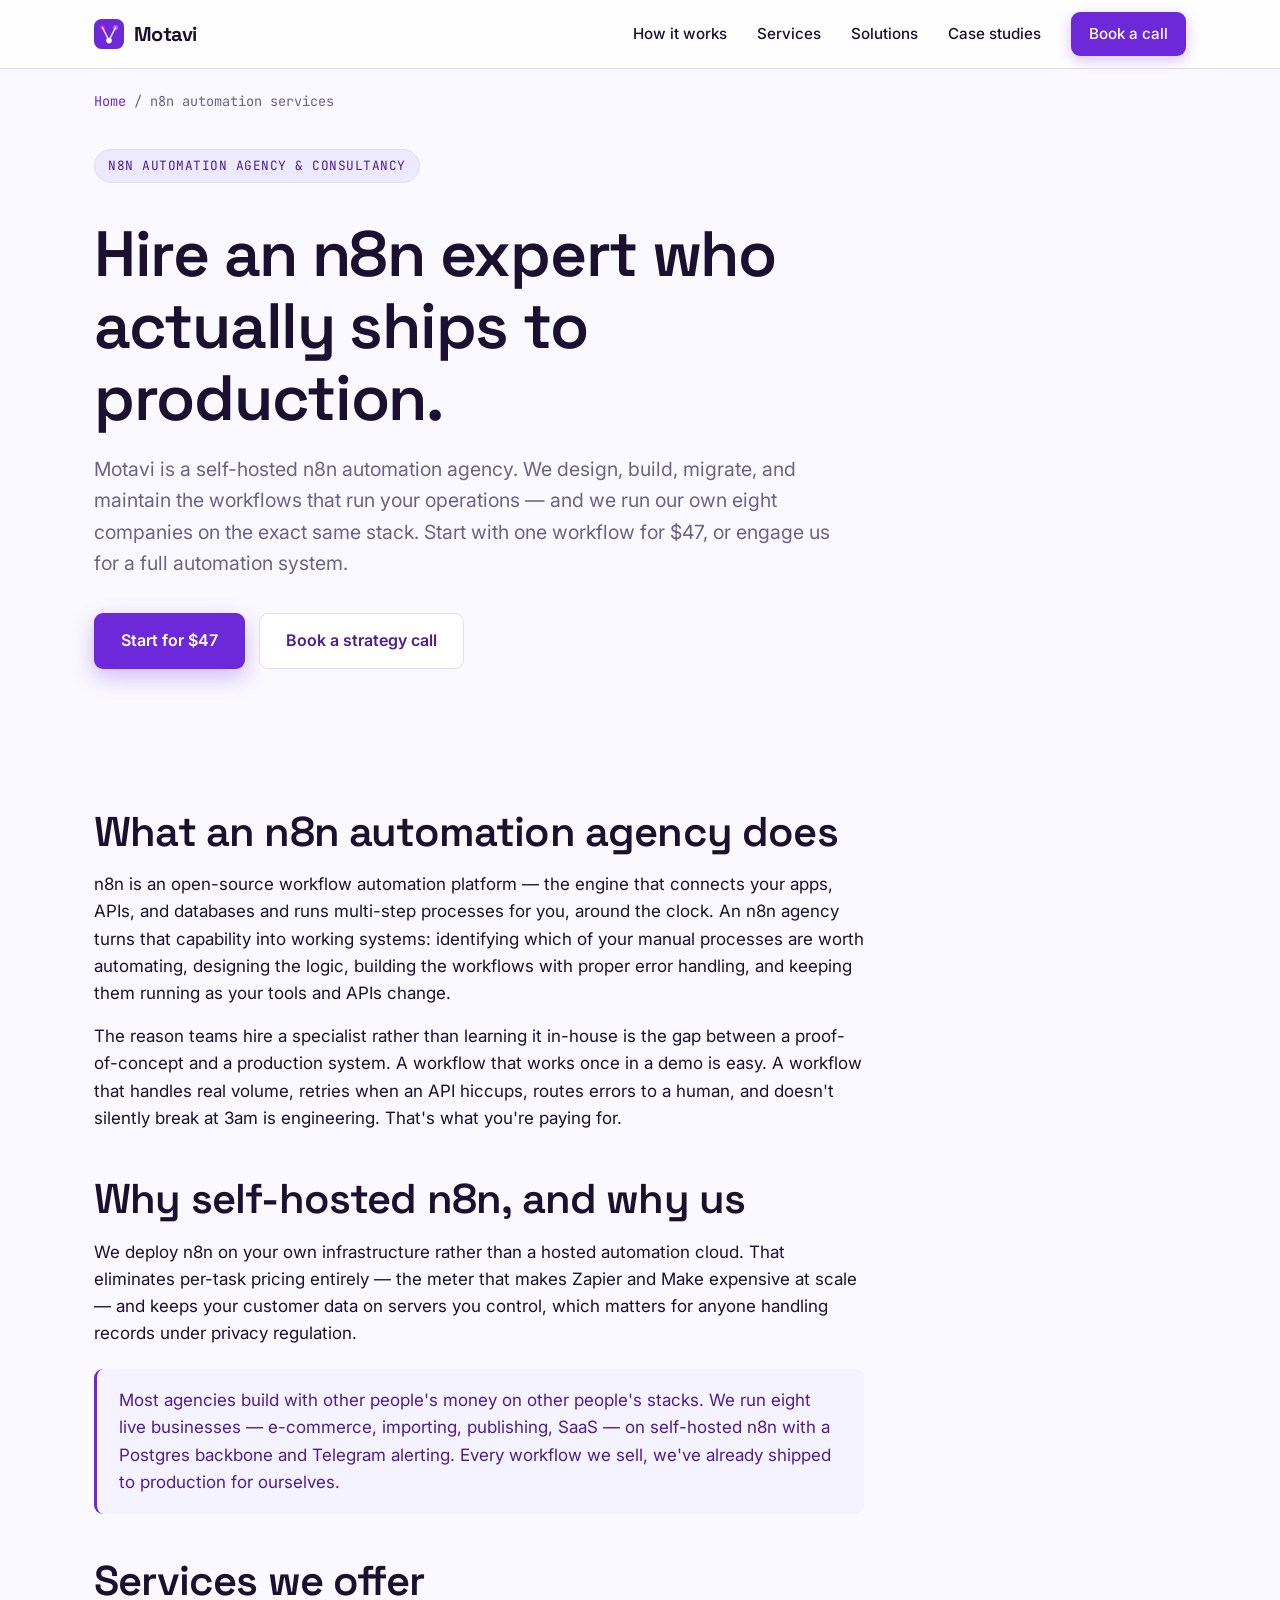
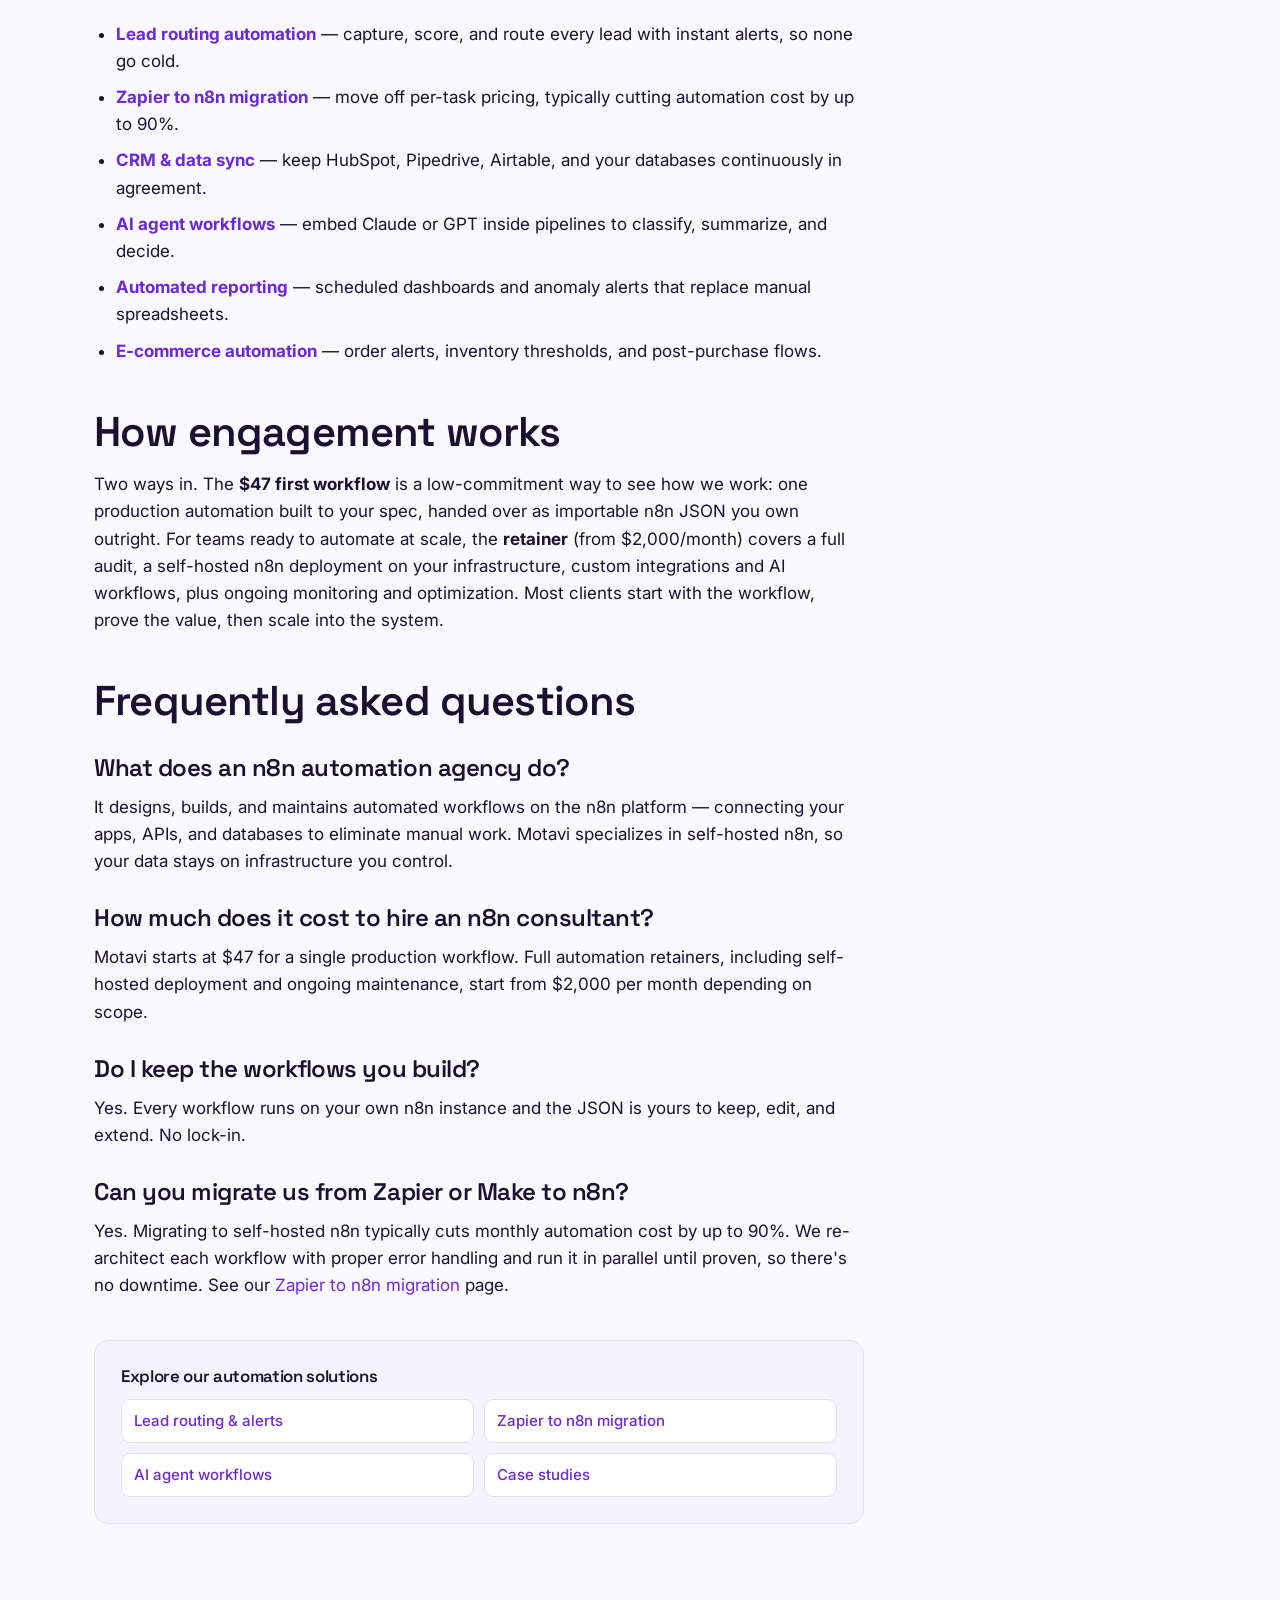
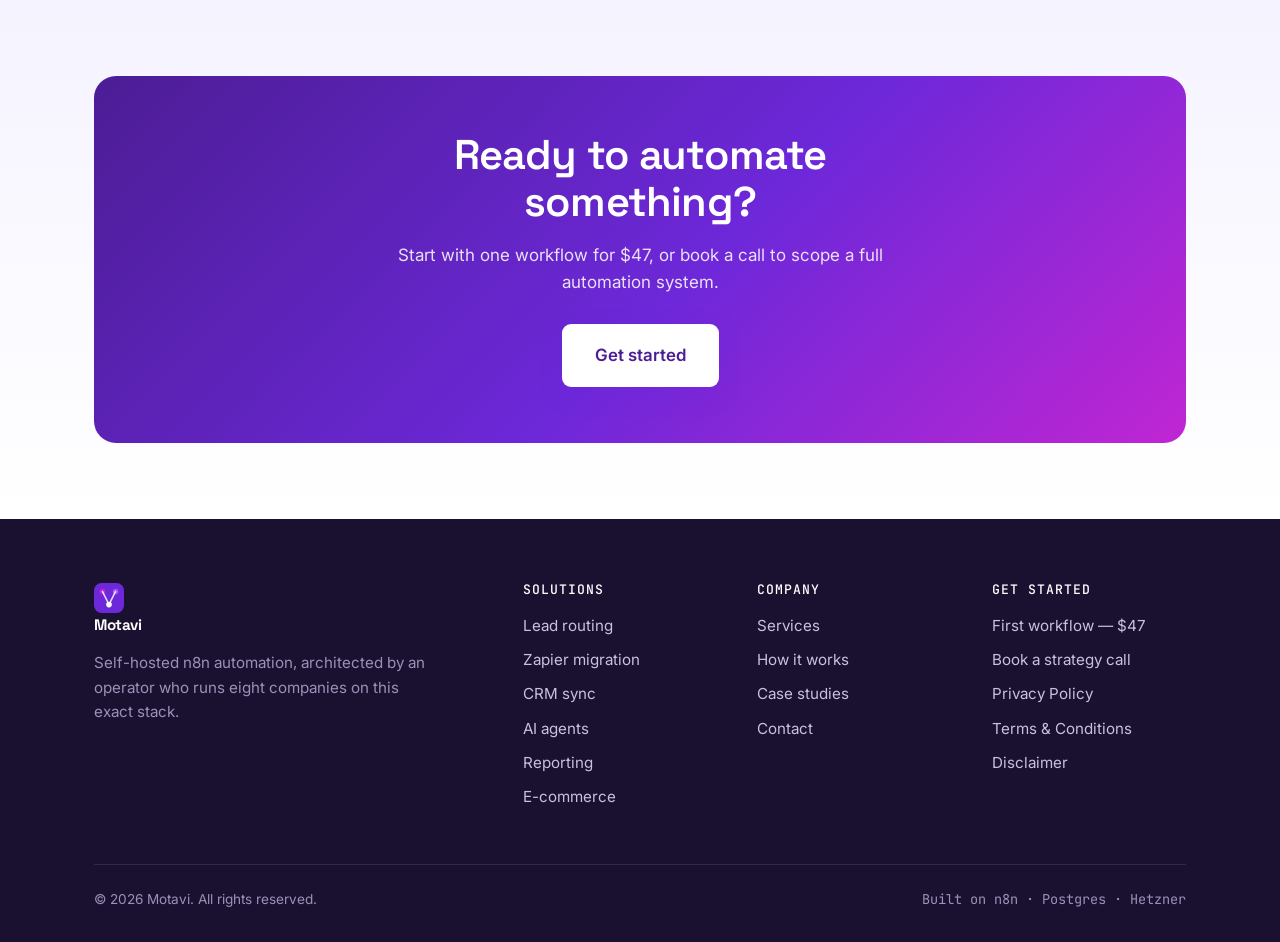
<file: n8n-automation-services.html>
<!DOCTYPE html>
<html lang="en">
<head>
<meta charset="UTF-8">
<meta name="viewport" content="width=device-width, initial-scale=1.0">
<title>n8n Automation Agency &amp; Consultant | Hire an n8n Expert — Motavi</title>
<meta name="description" content="Motavi is a self-hosted n8n automation agency and consultancy. Hire an n8n expert to build, migrate, and maintain production workflows — run by an operator who runs eight companies on this exact stack. Start from $47.">
<link rel="canonical" href="https://motavi.com/n8n-automation-services.html">
<link rel="icon" type="image/svg+xml" href="/favicon.svg">
<link rel="apple-touch-icon" href="/favicon.svg">
<meta property="og:image" content="https://motavi.com/og-image.png">
<meta name="twitter:card" content="summary_large_image">
<meta property="og:title" content="n8n Automation Agency &amp; Consultant — Motavi">
<meta property="og:description" content="Hire a self-hosted n8n expert to build, migrate, and maintain production workflows. Start from $47.">
<meta property="og:type" content="website">
<meta property="og:url" content="https://motavi.com/n8n-automation-services.html">
<link rel="preconnect" href="https://fonts.googleapis.com">
<link rel="preconnect" href="https://fonts.gstatic.com" crossorigin>
<link href="https://fonts.googleapis.com/css2?family=Space+Grotesk:wght@500;600;700&family=Inter:wght@400;500;600&family=JetBrains+Mono:wght@400;500&display=swap" rel="stylesheet">
<link rel="stylesheet" href="/styles.css">
<script type="application/ld+json">
{
  "@context": "https://schema.org",
  "@type": "ProfessionalService",
  "name": "Motavi — n8n Automation Agency",
  "description": "Self-hosted n8n automation agency and consultancy. Workflow design, Zapier migration, AI agent development, and ongoing maintenance.",
  "url": "https://motavi.com/n8n-automation-services.html",
  "areaServed": ["Thailand","Singapore","United States","United Kingdom","Europe"],
  "knowsAbout": ["n8n","n8n automation agency","n8n consultant","hire n8n developer","self-hosted n8n","workflow automation","Zapier migration","AI agents"],
  "serviceType": "n8n workflow automation",
  "offers": {
    "@type": "Offer",
    "name": "First Workflow, Deployed",
    "price": "47",
    "priceCurrency": "USD",
    "description": "One production n8n workflow built to your spec and handed over as importable JSON."
  }
}
</script>
<script type="application/ld+json">
{
  "@context": "https://schema.org",
  "@type": "FAQPage",
  "mainEntity": [
    {"@type":"Question","name":"What does an n8n automation agency do?","acceptedAnswer":{"@type":"Answer","text":"An n8n automation agency designs, builds, and maintains automated workflows on the open-source n8n platform — connecting your apps, APIs, and databases to eliminate manual work. Motavi specializes in self-hosted n8n, so your data stays on infrastructure you control."}},
    {"@type":"Question","name":"How much does it cost to hire an n8n consultant?","acceptedAnswer":{"@type":"Answer","text":"Motavi starts at $47 for a single production workflow built and handed over to you. Full automation retainers, including self-hosted deployment and ongoing maintenance, start from $2,000 per month depending on scope."}},
    {"@type":"Question","name":"Do I keep the workflows you build?","acceptedAnswer":{"@type":"Answer","text":"Yes. Every workflow runs on your own n8n instance and the JSON is yours to keep, edit, and extend. There is no lock-in."}},
    {"@type":"Question","name":"Can you migrate us from Zapier or Make to n8n?","acceptedAnswer":{"@type":"Answer","text":"Yes. Migrating from per-task platforms to self-hosted n8n typically cuts monthly automation cost by up to 90%. We re-architect each workflow with proper error handling and run it in parallel until proven, so there is no downtime."}}
  ]
}
</script>
<!-- Analytics (consent-gated). Replace placeholders, then they fire. -->
<script>
(function(){
  var ANALYTICS_CONSENT = true;
  var GA4_ID = "G-XXXXXXXXXX";
  var CLARITY_ID = "xxxxxxxxxx";
  if(!ANALYTICS_CONSENT) return;
  if(GA4_ID && GA4_ID.indexOf("XXXX")===-1){
    var s=document.createElement("script"); s.async=true; s.src="https://www.googletagmanager.com/gtag/js?id="+GA4_ID;
    document.head.appendChild(s); window.dataLayer=window.dataLayer||[];
    function gtag(){dataLayer.push(arguments);} gtag("js", new Date()); gtag("config", GA4_ID);
  }
  if(CLARITY_ID && CLARITY_ID.indexOf("xxxx")===-1){
    (function(c,l,a,r,i,t,y){c[a]=c[a]||function(){(c[a].q=c[a].q||[]).push(arguments)};
    t=l.createElement(r);t.async=1;t.src="https://www.clarity.ms/tag/"+i;
    y=l.getElementsByTagName(r)[0];y.parentNode.insertBefore(t,y);})(window,document,"clarity","script",CLARITY_ID);
  }
})();
</script>
</head>
<body>
<header class="site-header">
  <div class="wrap nav">
    <a href="/" class="brand">
      <svg class="brand-mark" width="30" height="30" viewBox="0 0 32 32" fill="none"><rect width="32" height="32" rx="8" fill="#6d28d9"/><circle cx="9" cy="9" r="3" fill="#c026d3"/><circle cx="23" cy="9" r="3" fill="#a855f7"/><circle cx="16" cy="23" r="3" fill="#fff"/><path d="M9 9 L16 23 L23 9" stroke="#fff" stroke-width="1.6" stroke-linecap="round" opacity=".85"/></svg>
      Motavi
    </a>
    <nav class="nav-links" id="navLinks">
      <a href="/#how">How it works</a>
      <a href="/n8n-automation-services.html">Services</a>
      <a href="/#solutions">Solutions</a>
      <a href="/case-studies/">Case studies</a>
      <a href="javascript:void(0)" data-cal-namespace="strategy" data-cal-link="automate/strategy-call" data-cal-config='{"layout":"month_view","theme":"light"}' class="nav-cta">Book a call</a>
    </nav>
    <button class="nav-toggle" id="navToggle" aria-label="Menu"><svg width="26" height="26" viewBox="0 0 24 24" fill="none" stroke="#1a1130" stroke-width="2"><path d="M3 6h18M3 12h18M3 18h18"/></svg></button>
  </div>
</header>

<div class="wrap"><nav class="crumb"><a href="/">Home</a> <span>/</span> n8n automation services</nav></div>

<section style="padding-top:36px;">
  <div class="wrap">
    <span class="eyebrow">n8n automation agency &amp; consultancy</span>
    <h1 style="max-width:20ch; margin:14px 0 20px;">Hire an n8n expert who actually ships to production.</h1>
    <p class="hero-sub" style="max-width:62ch;">Motavi is a self-hosted n8n automation agency. We design, build, migrate, and maintain the workflows that run your operations — and we run our own eight companies on the exact same stack. Start with one workflow for $47, or engage us for a full automation system.</p>
    <div class="hero-actions" style="margin-top:26px;">
      <a href="/#pricing" class="btn btn-primary">Start for $47</a>
      <a href="javascript:void(0)" data-cal-namespace="strategy" data-cal-link="automate/strategy-call" data-cal-config='{"layout":"month_view","theme":"light"}' class="btn btn-ghost">Book a strategy call</a>
    </div>
  </div>
</section>

<section style="padding-top:20px;">
  <div class="wrap">
    <article class="prose">
      <h2>What an n8n automation agency does</h2>
      <p>n8n is an open-source workflow automation platform — the engine that connects your apps, APIs, and databases and runs multi-step processes for you, around the clock. An n8n agency turns that capability into working systems: identifying which of your manual processes are worth automating, designing the logic, building the workflows with proper error handling, and keeping them running as your tools and APIs change.</p>
      <p>The reason teams hire a specialist rather than learning it in-house is the gap between a proof-of-concept and a production system. A workflow that works once in a demo is easy. A workflow that handles real volume, retries when an API hiccups, routes errors to a human, and doesn't silently break at 3am is engineering. That's what you're paying for.</p>

      <h2>Why self-hosted n8n, and why us</h2>
      <p>We deploy n8n on your own infrastructure rather than a hosted automation cloud. That eliminates per-task pricing entirely — the meter that makes Zapier and Make expensive at scale — and keeps your customer data on servers you control, which matters for anyone handling records under privacy regulation.</p>
      <div class="callout"><p>Most agencies build with other people's money on other people's stacks. We run eight live businesses — e-commerce, importing, publishing, SaaS — on self-hosted n8n with a Postgres backbone and Telegram alerting. Every workflow we sell, we've already shipped to production for ourselves.</p></div>

      <h2>Services we offer</h2>
      <ul>
        <li><strong><a href="/solutions/lead-routing-automation.html">Lead routing automation</a></strong> — capture, score, and route every lead with instant alerts, so none go cold.</li>
        <li><strong><a href="/solutions/zapier-to-n8n-migration.html">Zapier to n8n migration</a></strong> — move off per-task pricing, typically cutting automation cost by up to 90%.</li>
        <li><strong><a href="/solutions/crm-data-sync.html">CRM &amp; data sync</a></strong> — keep HubSpot, Pipedrive, Airtable, and your databases continuously in agreement.</li>
        <li><strong><a href="/solutions/ai-agent-workflows.html">AI agent workflows</a></strong> — embed Claude or GPT inside pipelines to classify, summarize, and decide.</li>
        <li><strong><a href="/solutions/automated-reporting.html">Automated reporting</a></strong> — scheduled dashboards and anomaly alerts that replace manual spreadsheets.</li>
        <li><strong><a href="/solutions/ecommerce-automation.html">E-commerce automation</a></strong> — order alerts, inventory thresholds, and post-purchase flows.</li>
      </ul>

      <h2>How engagement works</h2>
      <p>Two ways in. The <strong>$47 first workflow</strong> is a low-commitment way to see how we work: one production automation built to your spec, handed over as importable n8n JSON you own outright. For teams ready to automate at scale, the <strong>retainer</strong> (from $2,000/month) covers a full audit, a self-hosted n8n deployment on your infrastructure, custom integrations and AI workflows, plus ongoing monitoring and optimization. Most clients start with the workflow, prove the value, then scale into the system.</p>

      <h2>Frequently asked questions</h2>
      <h3>What does an n8n automation agency do?</h3>
      <p>It designs, builds, and maintains automated workflows on the n8n platform — connecting your apps, APIs, and databases to eliminate manual work. Motavi specializes in self-hosted n8n, so your data stays on infrastructure you control.</p>
      <h3>How much does it cost to hire an n8n consultant?</h3>
      <p>Motavi starts at $47 for a single production workflow. Full automation retainers, including self-hosted deployment and ongoing maintenance, start from $2,000 per month depending on scope.</p>
      <h3>Do I keep the workflows you build?</h3>
      <p>Yes. Every workflow runs on your own n8n instance and the JSON is yours to keep, edit, and extend. No lock-in.</p>
      <h3>Can you migrate us from Zapier or Make to n8n?</h3>
      <p>Yes. Migrating to self-hosted n8n typically cuts monthly automation cost by up to 90%. We re-architect each workflow with proper error handling and run it in parallel until proven, so there's no downtime. See our <a href="/solutions/zapier-to-n8n-migration.html">Zapier to n8n migration</a> page.</p>

      <div class="related">
        <h4>Explore our automation solutions</h4>
        <div class="related-links">
          <a href="/solutions/lead-routing-automation.html">Lead routing &amp; alerts</a>
          <a href="/solutions/zapier-to-n8n-migration.html">Zapier to n8n migration</a>
          <a href="/solutions/ai-agent-workflows.html">AI agent workflows</a>
          <a href="/case-studies/">Case studies</a>
        </div>
      </div>
    </article>
  </div>
</section>

<section class="bg-lilac">
  <div class="wrap">
    <div class="cta-band">
      <h2>Ready to automate something?</h2>
      <p>Start with one workflow for $47, or book a call to scope a full automation system.</p>
      <a href="/#contact" class="btn btn-primary btn-lg">Get started</a>
    </div>
  </div>
</section>

<footer class="site-footer">
  <div class="wrap">
    <div class="footer-grid">
      <div class="footer-brand">
        <a href="/" class="brand" style="color:#fff;"><svg class="brand-mark" width="30" height="30" viewBox="0 0 32 32" fill="none"><rect width="32" height="32" rx="8" fill="#6d28d9"/><circle cx="9" cy="9" r="3" fill="#c026d3"/><circle cx="23" cy="9" r="3" fill="#a855f7"/><circle cx="16" cy="23" r="3" fill="#fff"/><path d="M9 9 L16 23 L23 9" stroke="#fff" stroke-width="1.6" stroke-linecap="round" opacity=".85"/></svg> Motavi</a>
        <p>Self-hosted n8n automation, architected by an operator who runs eight companies on this exact stack.</p>
      </div>
      <div><h4>Solutions</h4>
        <a href="/solutions/lead-routing-automation.html">Lead routing</a>
        <a href="/solutions/zapier-to-n8n-migration.html">Zapier migration</a>
        <a href="/solutions/crm-data-sync.html">CRM sync</a>
        <a href="/solutions/ai-agent-workflows.html">AI agents</a>
        <a href="/solutions/automated-reporting.html">Reporting</a>
        <a href="/solutions/ecommerce-automation.html">E-commerce</a>
      </div>
      <div><h4>Company</h4>
        <a href="/n8n-automation-services.html">Services</a>
        <a href="/#how">How it works</a>
        <a href="/case-studies/">Case studies</a>
        <a href="/#contact">Contact</a>
      </div>
      <div><h4>Get started</h4>
        <a href="/#pricing">First workflow — $47</a>
        <a href="javascript:void(0)" data-cal-namespace="strategy" data-cal-link="automate/strategy-call" data-cal-config='{"layout":"month_view","theme":"light"}'>Book a strategy call</a>
      
        <a href="/privacy.html">Privacy Policy</a>
        <a href="/terms.html">Terms &amp; Conditions</a>
        <a href="/disclaimer.html">Disclaimer</a>
      </div>
    </div>
    <div class="footer-bottom"><span>© 2026 Motavi. All rights reserved.</span><span class="mono">Built on n8n · Postgres · Hetzner</span></div>
  </div>
</footer>
<script>document.getElementById('navToggle').addEventListener('click',function(){document.getElementById('navLinks').classList.toggle('open');});</script>
<!-- Cal.com popup embed -->
<script type="text/javascript">
(function (C, A, L) { let p = function (a, ar) { a.q.push(ar); }; let d = C.document; C.Cal = C.Cal || function () { let cal = C.Cal; let ar = arguments; if (!cal.loaded) { cal.ns = {}; cal.q = cal.q || []; d.head.appendChild(d.createElement("script")).src = A; cal.loaded = true; } if (ar[0] === L) { const api = function () { p(api, arguments); }; const namespace = ar[1]; api.q = api.q || []; if(typeof namespace === "string"){cal.ns[namespace] = cal.ns[namespace] || api;p(cal.ns[namespace], ar);p(cal, ["initNamespace", namespace]);} else p(cal, ar); return;} p(cal, ar); }; })(window, "https://cal.motavi.com/embed/embed.js", "init");
Cal("init", "strategy", {origin:"https://cal.motavi.com"});
Cal.ns.strategy("ui", {"theme":"light","cssVarsPerTheme":{"light":{"cal-brand":"#6d28d9"}},"hideEventTypeDetails":false,"layout":"month_view"});
</script>
</body>
</html>
</file>
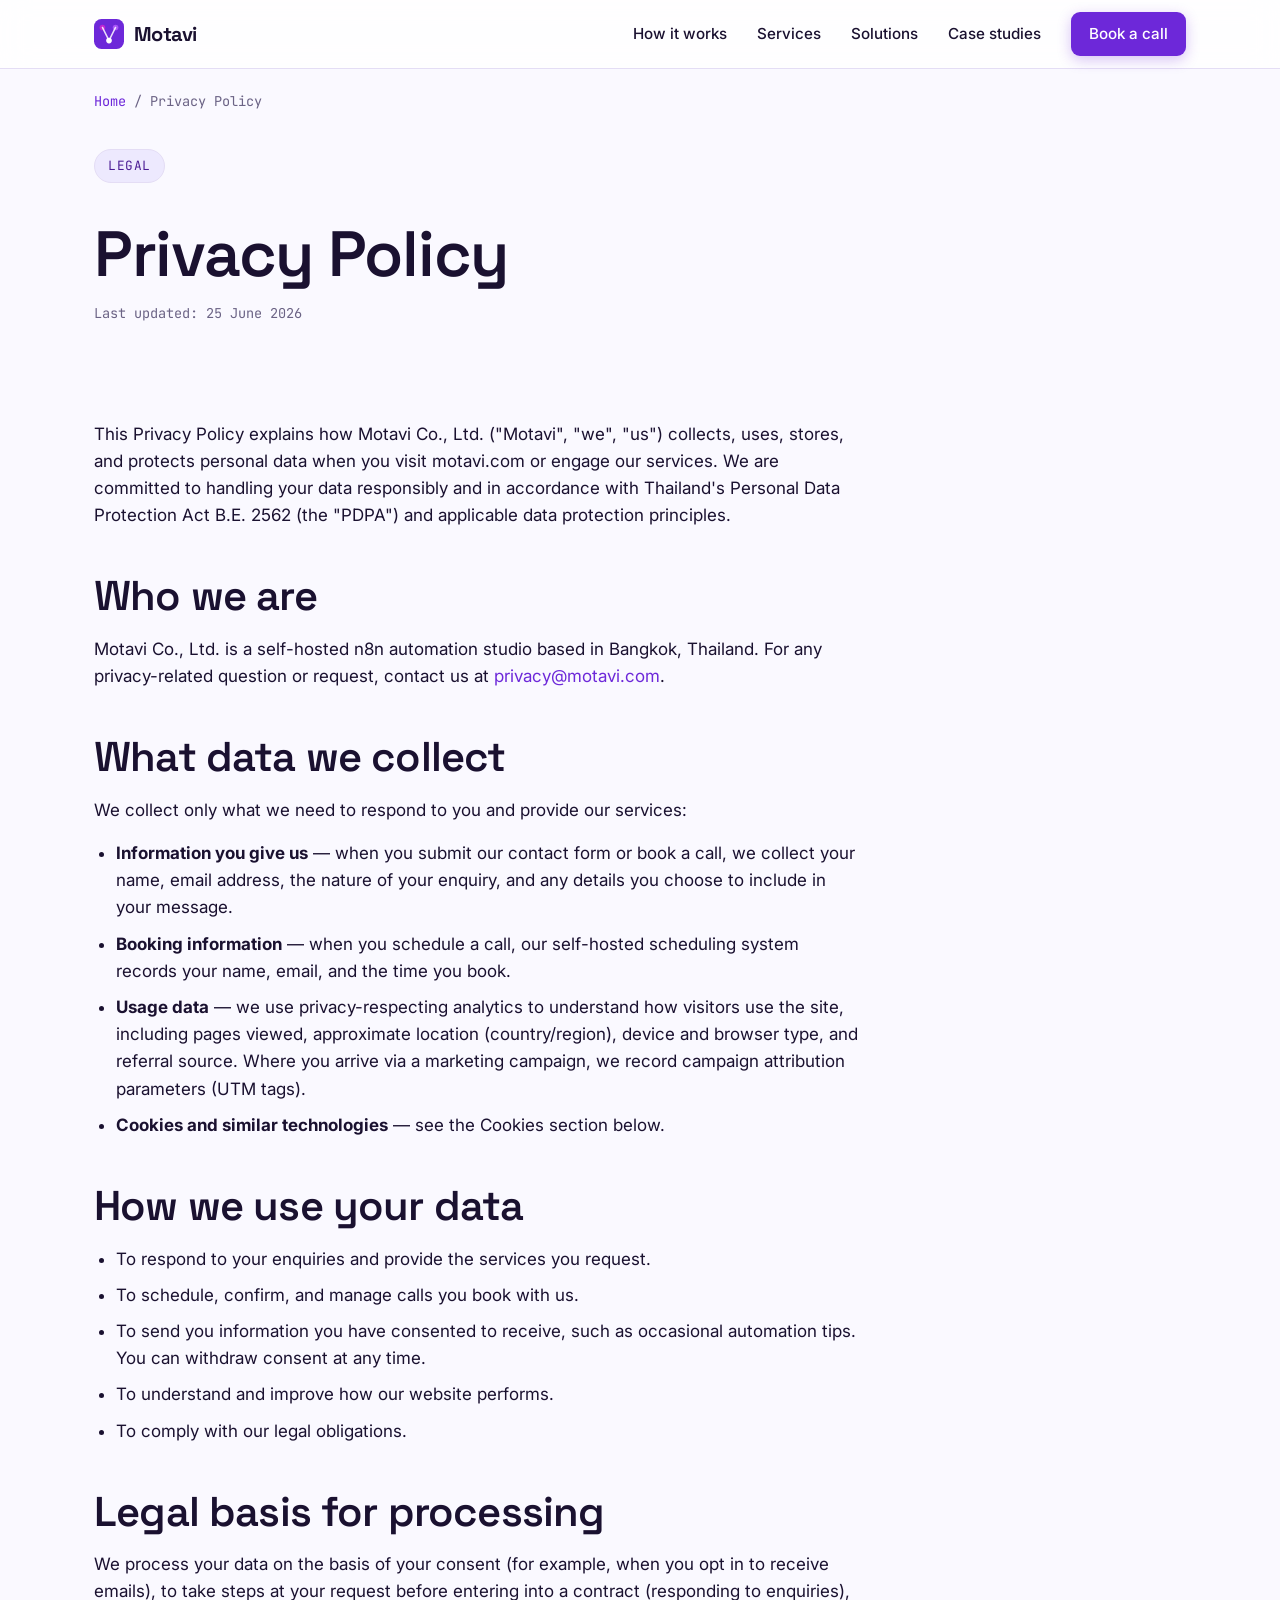
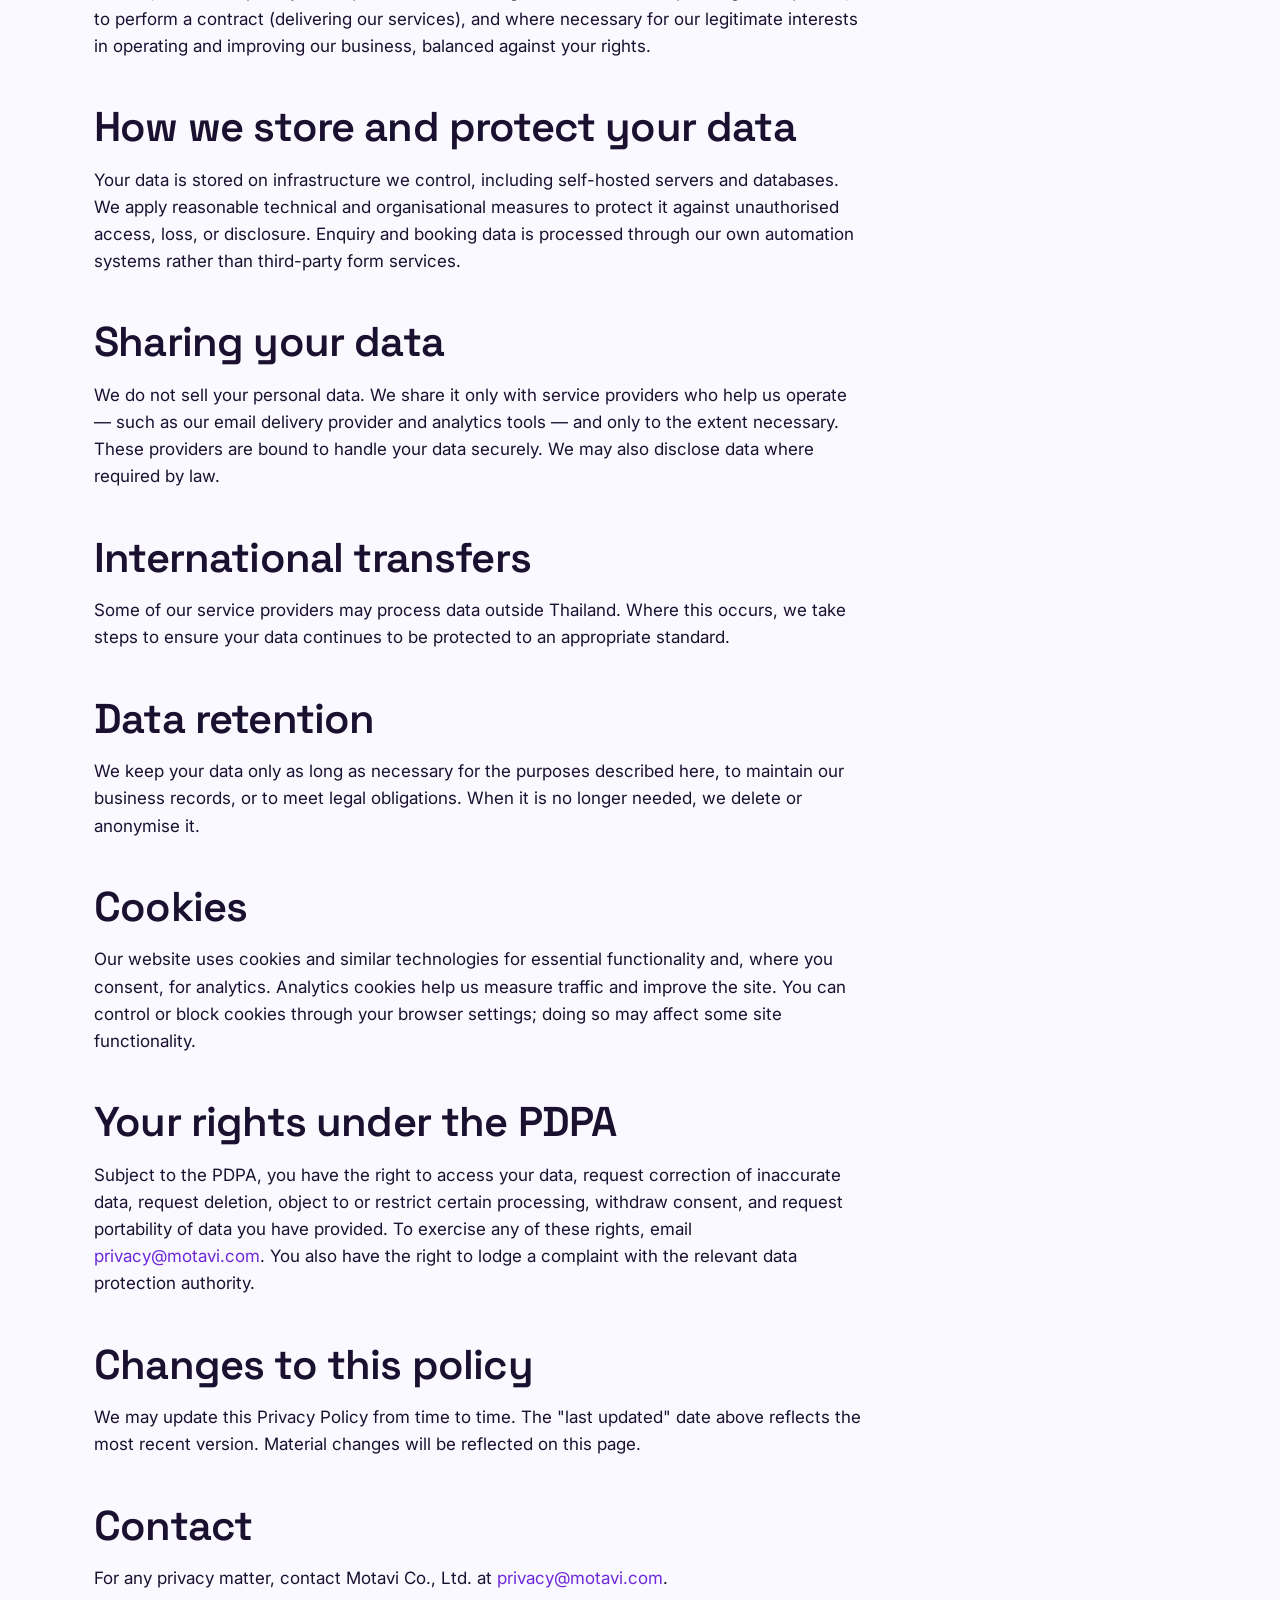
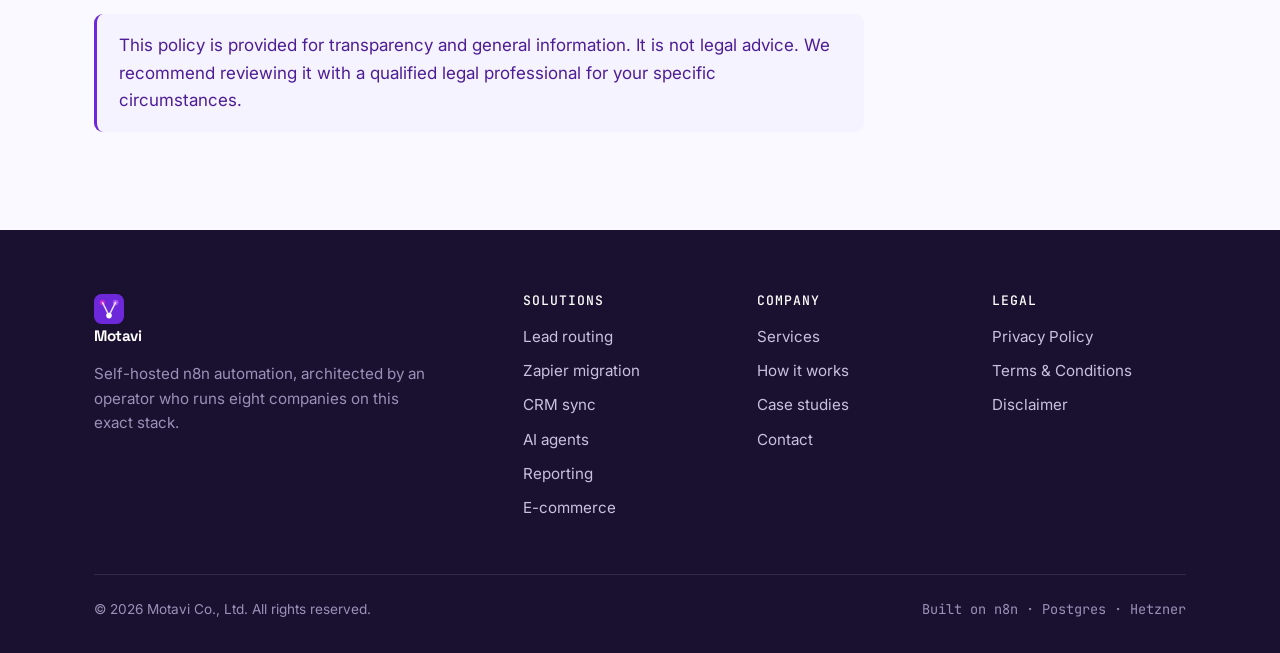
<file: privacy.html>
<!DOCTYPE html>
<html lang="en">
<head>
<meta charset="UTF-8">
<meta name="viewport" content="width=device-width, initial-scale=1.0">
<title>Privacy Policy — Motavi</title>
<meta name="description" content="How Motavi Co., Ltd. collects, uses, and protects your personal data, in line with Thailand's PDPA.">
<link rel="canonical" href="https://motavi.com/privacy.html">
<link rel="icon" type="image/svg+xml" href="/favicon.svg">
<link rel="apple-touch-icon" href="/favicon.svg">
<meta name="robots" content="index, follow">
<link rel="preconnect" href="https://fonts.googleapis.com">
<link rel="preconnect" href="https://fonts.gstatic.com" crossorigin>
<link href="https://fonts.googleapis.com/css2?family=Space+Grotesk:wght@500;600;700&family=Inter:wght@400;500;600&family=JetBrains+Mono:wght@400;500&display=swap" rel="stylesheet">
<link rel="stylesheet" href="/styles.css">
</head>
<body>
<header class="site-header">
  <div class="wrap nav">
    <a href="/" class="brand">
      <svg class="brand-mark" width="30" height="30" viewBox="0 0 32 32" fill="none"><rect width="32" height="32" rx="8" fill="#6d28d9"/><circle cx="9" cy="9" r="3" fill="#c026d3"/><circle cx="23" cy="9" r="3" fill="#a855f7"/><circle cx="16" cy="23" r="3" fill="#fff"/><path d="M9 9 L16 23 L23 9" stroke="#fff" stroke-width="1.6" stroke-linecap="round" opacity=".85"/></svg>
      Motavi
    </a>
    <nav class="nav-links" id="navLinks">
      <a href="/#how">How it works</a>
      <a href="/n8n-automation-services.html">Services</a>
      <a href="/#solutions">Solutions</a>
      <a href="/case-studies/">Case studies</a>
      <a href="/#contact" class="nav-cta">Book a call</a>
    </nav>
    <button class="nav-toggle" id="navToggle" aria-label="Menu"><svg width="26" height="26" viewBox="0 0 24 24" fill="none" stroke="#1a1130" stroke-width="2"><path d="M3 6h18M3 12h18M3 18h18"/></svg></button>
  </div>
</header>

<div class="wrap"><nav class="crumb"><a href="/">Home</a> <span>/</span> Privacy Policy</nav></div>

<section style="padding-top:36px;">
  <div class="wrap">
    <span class="eyebrow">Legal</span>
    <h1 style="max-width:24ch; margin:14px 0 12px;">Privacy Policy</h1>
    <p class="muted mono" style="font-size:.85rem;">Last updated: 25 June 2026</p>
  </div>
</section>

<section style="padding-top:20px;">
  <div class="wrap">
    <article class="prose">
<p>This Privacy Policy explains how Motavi Co., Ltd. ("Motavi", "we", "us") collects, uses, stores, and protects personal data when you visit motavi.com or engage our services. We are committed to handling your data responsibly and in accordance with Thailand's Personal Data Protection Act B.E. 2562 (the "PDPA") and applicable data protection principles.</p>

<h2>Who we are</h2>
<p>Motavi Co., Ltd. is a self-hosted n8n automation studio based in Bangkok, Thailand. For any privacy-related question or request, contact us at <a href="mailto:privacy@motavi.com">privacy@motavi.com</a>.</p>

<h2>What data we collect</h2>
<p>We collect only what we need to respond to you and provide our services:</p>
<ul>
<li><strong>Information you give us</strong> — when you submit our contact form or book a call, we collect your name, email address, the nature of your enquiry, and any details you choose to include in your message.</li>
<li><strong>Booking information</strong> — when you schedule a call, our self-hosted scheduling system records your name, email, and the time you book.</li>
<li><strong>Usage data</strong> — we use privacy-respecting analytics to understand how visitors use the site, including pages viewed, approximate location (country/region), device and browser type, and referral source. Where you arrive via a marketing campaign, we record campaign attribution parameters (UTM tags).</li>
<li><strong>Cookies and similar technologies</strong> — see the Cookies section below.</li>
</ul>

<h2>How we use your data</h2>
<ul>
<li>To respond to your enquiries and provide the services you request.</li>
<li>To schedule, confirm, and manage calls you book with us.</li>
<li>To send you information you have consented to receive, such as occasional automation tips. You can withdraw consent at any time.</li>
<li>To understand and improve how our website performs.</li>
<li>To comply with our legal obligations.</li>
</ul>

<h2>Legal basis for processing</h2>
<p>We process your data on the basis of your consent (for example, when you opt in to receive emails), to take steps at your request before entering into a contract (responding to enquiries), to perform a contract (delivering our services), and where necessary for our legitimate interests in operating and improving our business, balanced against your rights.</p>

<h2>How we store and protect your data</h2>
<p>Your data is stored on infrastructure we control, including self-hosted servers and databases. We apply reasonable technical and organisational measures to protect it against unauthorised access, loss, or disclosure. Enquiry and booking data is processed through our own automation systems rather than third-party form services.</p>

<h2>Sharing your data</h2>
<p>We do not sell your personal data. We share it only with service providers who help us operate — such as our email delivery provider and analytics tools — and only to the extent necessary. These providers are bound to handle your data securely. We may also disclose data where required by law.</p>

<h2>International transfers</h2>
<p>Some of our service providers may process data outside Thailand. Where this occurs, we take steps to ensure your data continues to be protected to an appropriate standard.</p>

<h2>Data retention</h2>
<p>We keep your data only as long as necessary for the purposes described here, to maintain our business records, or to meet legal obligations. When it is no longer needed, we delete or anonymise it.</p>

<h2>Cookies</h2>
<p>Our website uses cookies and similar technologies for essential functionality and, where you consent, for analytics. Analytics cookies help us measure traffic and improve the site. You can control or block cookies through your browser settings; doing so may affect some site functionality.</p>

<h2>Your rights under the PDPA</h2>
<p>Subject to the PDPA, you have the right to access your data, request correction of inaccurate data, request deletion, object to or restrict certain processing, withdraw consent, and request portability of data you have provided. To exercise any of these rights, email <a href="mailto:privacy@motavi.com">privacy@motavi.com</a>. You also have the right to lodge a complaint with the relevant data protection authority.</p>

<h2>Changes to this policy</h2>
<p>We may update this Privacy Policy from time to time. The "last updated" date above reflects the most recent version. Material changes will be reflected on this page.</p>

<h2>Contact</h2>
<p>For any privacy matter, contact Motavi Co., Ltd. at <a href="mailto:privacy@motavi.com">privacy@motavi.com</a>.</p>

<div class="callout"><p>This policy is provided for transparency and general information. It is not legal advice. We recommend reviewing it with a qualified legal professional for your specific circumstances.</p></div>
    </article>
  </div>
</section>

<footer class="site-footer">
  <div class="wrap">
    <div class="footer-grid">
      <div class="footer-brand">
        <a href="/" class="brand" style="color:#fff;"><svg class="brand-mark" width="30" height="30" viewBox="0 0 32 32" fill="none"><rect width="32" height="32" rx="8" fill="#6d28d9"/><circle cx="9" cy="9" r="3" fill="#c026d3"/><circle cx="23" cy="9" r="3" fill="#a855f7"/><circle cx="16" cy="23" r="3" fill="#fff"/><path d="M9 9 L16 23 L23 9" stroke="#fff" stroke-width="1.6" stroke-linecap="round" opacity=".85"/></svg> Motavi</a>
        <p>Self-hosted n8n automation, architected by an operator who runs eight companies on this exact stack.</p>
      </div>
      <div><h4>Solutions</h4>
        <a href="/solutions/lead-routing-automation.html">Lead routing</a>
        <a href="/solutions/zapier-to-n8n-migration.html">Zapier migration</a>
        <a href="/solutions/crm-data-sync.html">CRM sync</a>
        <a href="/solutions/ai-agent-workflows.html">AI agents</a>
        <a href="/solutions/automated-reporting.html">Reporting</a>
        <a href="/solutions/ecommerce-automation.html">E-commerce</a>
      </div>
      <div><h4>Company</h4>
        <a href="/n8n-automation-services.html">Services</a>
        <a href="/#how">How it works</a>
        <a href="/case-studies/">Case studies</a>
        <a href="/#contact">Contact</a>
      </div>
      <div><h4>Legal</h4>
        <a href="/privacy.html">Privacy Policy</a>
        <a href="/terms.html">Terms &amp; Conditions</a>
        <a href="/disclaimer.html">Disclaimer</a>
      </div>
    </div>
    <div class="footer-bottom"><span>© 2026 Motavi Co., Ltd. All rights reserved.</span><span class="mono">Built on n8n · Postgres · Hetzner</span></div>
  </div>
</footer>
<script>document.getElementById('navToggle').addEventListener('click',function(){document.getElementById('navLinks').classList.toggle('open');});</script>
</body>
</html>
</file>
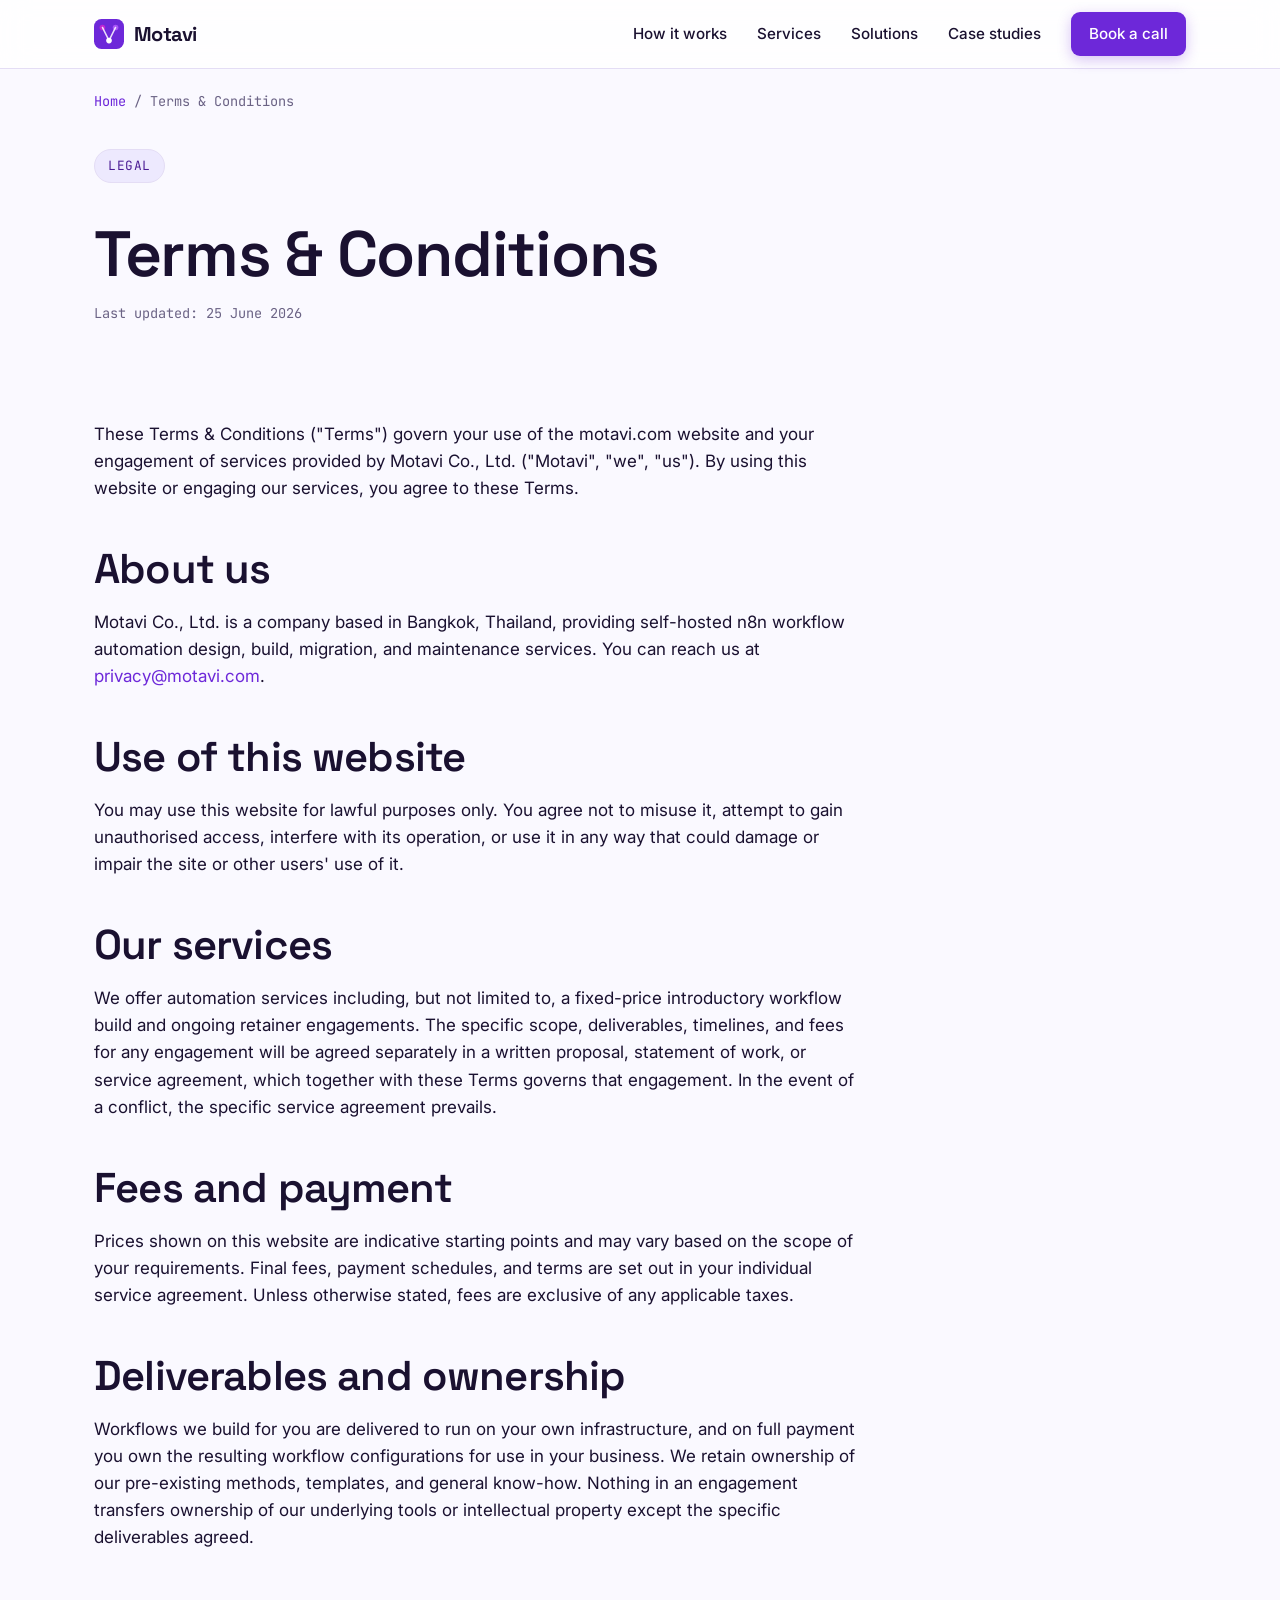
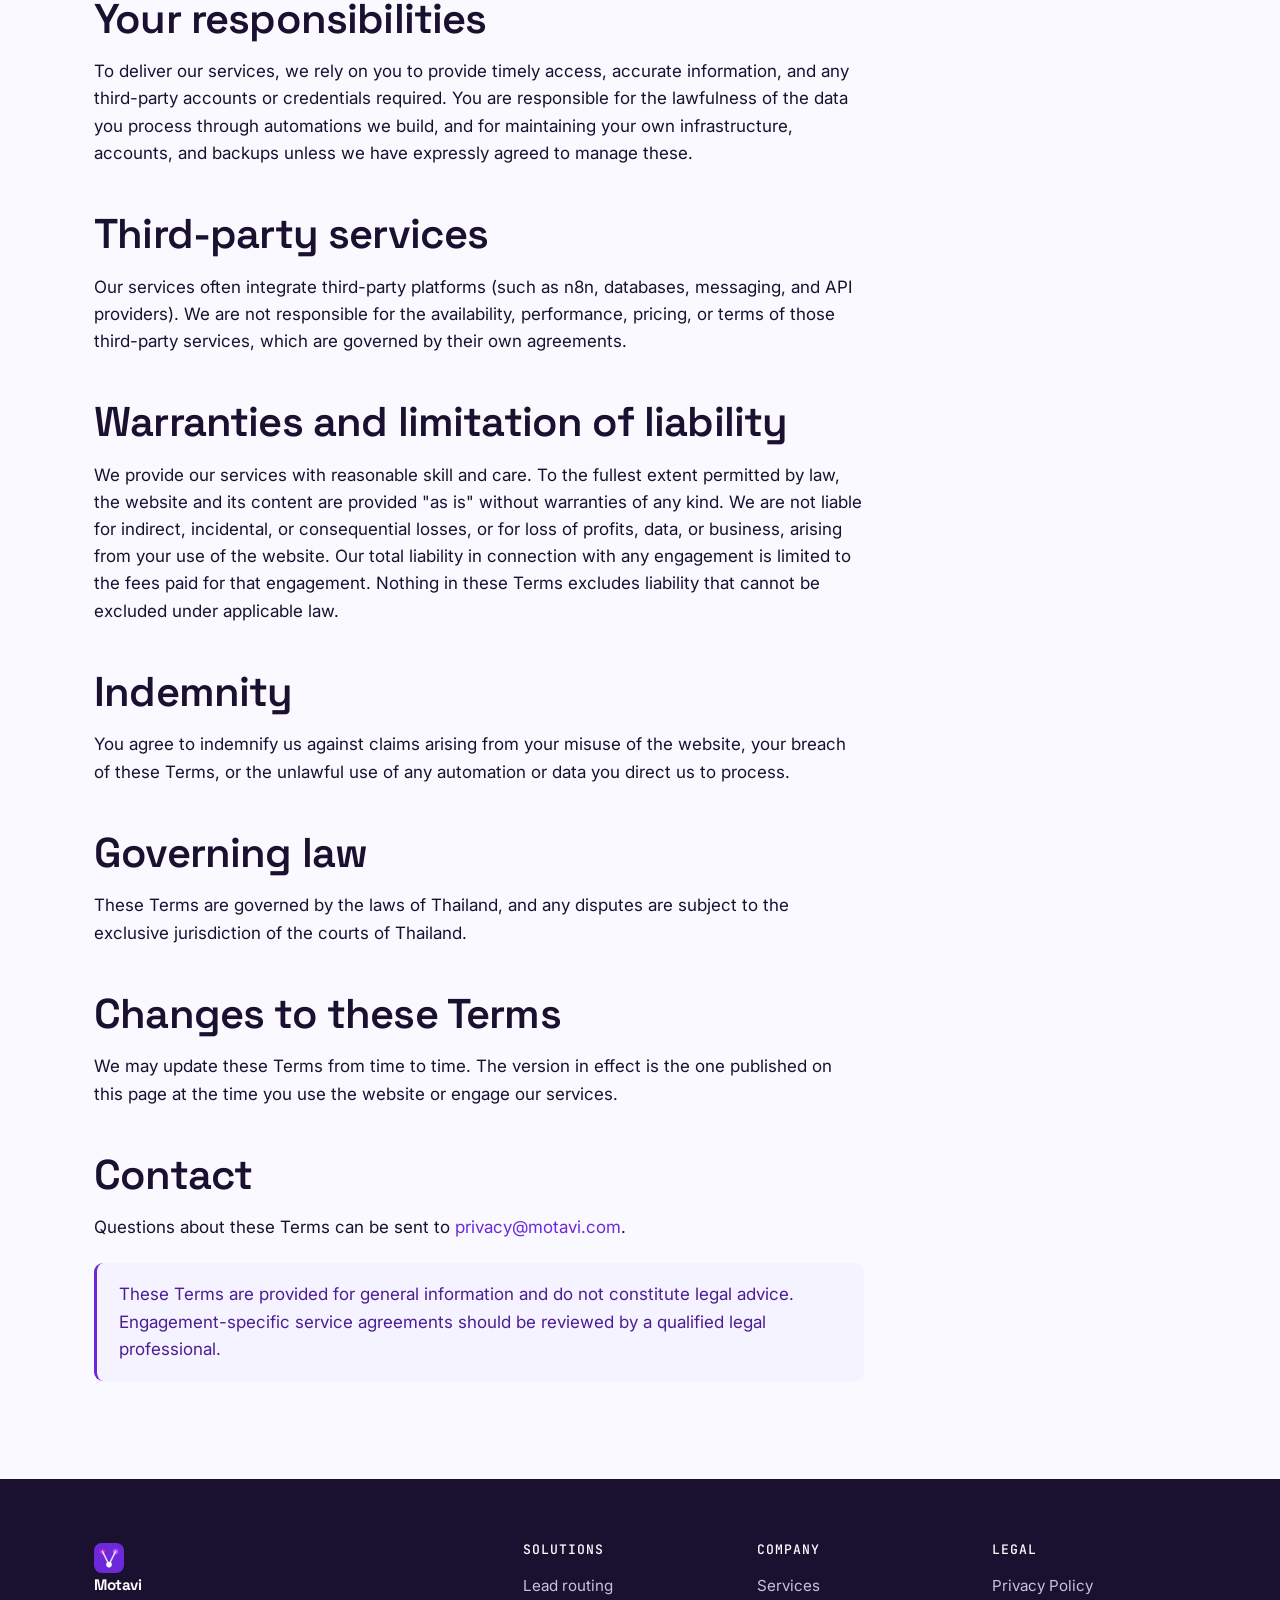
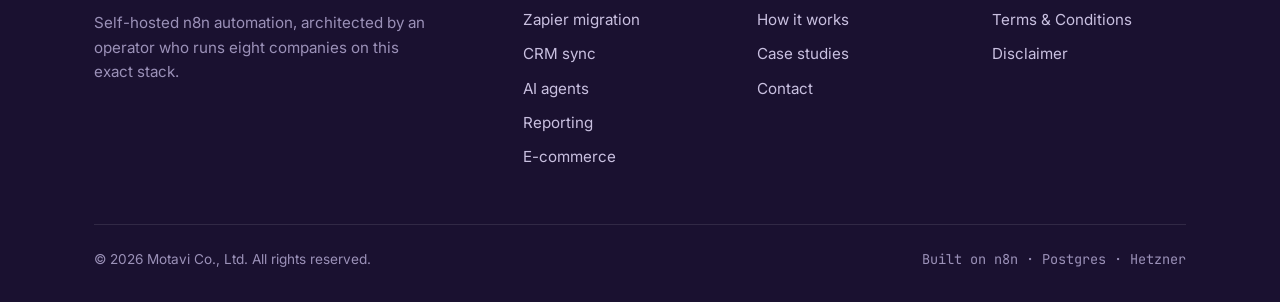
<file: terms.html>
<!DOCTYPE html>
<html lang="en">
<head>
<meta charset="UTF-8">
<meta name="viewport" content="width=device-width, initial-scale=1.0">
<title>Terms & Conditions — Motavi</title>
<meta name="description" content="The terms governing your use of the Motavi website and engagement of Motavi Co., Ltd.'s n8n automation services.">
<link rel="canonical" href="https://motavi.com/terms.html">
<link rel="icon" type="image/svg+xml" href="/favicon.svg">
<link rel="apple-touch-icon" href="/favicon.svg">
<meta name="robots" content="index, follow">
<link rel="preconnect" href="https://fonts.googleapis.com">
<link rel="preconnect" href="https://fonts.gstatic.com" crossorigin>
<link href="https://fonts.googleapis.com/css2?family=Space+Grotesk:wght@500;600;700&family=Inter:wght@400;500;600&family=JetBrains+Mono:wght@400;500&display=swap" rel="stylesheet">
<link rel="stylesheet" href="/styles.css">
</head>
<body>
<header class="site-header">
  <div class="wrap nav">
    <a href="/" class="brand">
      <svg class="brand-mark" width="30" height="30" viewBox="0 0 32 32" fill="none"><rect width="32" height="32" rx="8" fill="#6d28d9"/><circle cx="9" cy="9" r="3" fill="#c026d3"/><circle cx="23" cy="9" r="3" fill="#a855f7"/><circle cx="16" cy="23" r="3" fill="#fff"/><path d="M9 9 L16 23 L23 9" stroke="#fff" stroke-width="1.6" stroke-linecap="round" opacity=".85"/></svg>
      Motavi
    </a>
    <nav class="nav-links" id="navLinks">
      <a href="/#how">How it works</a>
      <a href="/n8n-automation-services.html">Services</a>
      <a href="/#solutions">Solutions</a>
      <a href="/case-studies/">Case studies</a>
      <a href="/#contact" class="nav-cta">Book a call</a>
    </nav>
    <button class="nav-toggle" id="navToggle" aria-label="Menu"><svg width="26" height="26" viewBox="0 0 24 24" fill="none" stroke="#1a1130" stroke-width="2"><path d="M3 6h18M3 12h18M3 18h18"/></svg></button>
  </div>
</header>

<div class="wrap"><nav class="crumb"><a href="/">Home</a> <span>/</span> Terms &amp; Conditions</nav></div>

<section style="padding-top:36px;">
  <div class="wrap">
    <span class="eyebrow">Legal</span>
    <h1 style="max-width:24ch; margin:14px 0 12px;">Terms &amp; Conditions</h1>
    <p class="muted mono" style="font-size:.85rem;">Last updated: 25 June 2026</p>
  </div>
</section>

<section style="padding-top:20px;">
  <div class="wrap">
    <article class="prose">
<p>These Terms &amp; Conditions ("Terms") govern your use of the motavi.com website and your engagement of services provided by Motavi Co., Ltd. ("Motavi", "we", "us"). By using this website or engaging our services, you agree to these Terms.</p>

<h2>About us</h2>
<p>Motavi Co., Ltd. is a company based in Bangkok, Thailand, providing self-hosted n8n workflow automation design, build, migration, and maintenance services. You can reach us at <a href="mailto:privacy@motavi.com">privacy@motavi.com</a>.</p>

<h2>Use of this website</h2>
<p>You may use this website for lawful purposes only. You agree not to misuse it, attempt to gain unauthorised access, interfere with its operation, or use it in any way that could damage or impair the site or other users' use of it.</p>

<h2>Our services</h2>
<p>We offer automation services including, but not limited to, a fixed-price introductory workflow build and ongoing retainer engagements. The specific scope, deliverables, timelines, and fees for any engagement will be agreed separately in a written proposal, statement of work, or service agreement, which together with these Terms governs that engagement. In the event of a conflict, the specific service agreement prevails.</p>

<h2>Fees and payment</h2>
<p>Prices shown on this website are indicative starting points and may vary based on the scope of your requirements. Final fees, payment schedules, and terms are set out in your individual service agreement. Unless otherwise stated, fees are exclusive of any applicable taxes.</p>

<h2>Deliverables and ownership</h2>
<p>Workflows we build for you are delivered to run on your own infrastructure, and on full payment you own the resulting workflow configurations for use in your business. We retain ownership of our pre-existing methods, templates, and general know-how. Nothing in an engagement transfers ownership of our underlying tools or intellectual property except the specific deliverables agreed.</p>

<h2>Your responsibilities</h2>
<p>To deliver our services, we rely on you to provide timely access, accurate information, and any third-party accounts or credentials required. You are responsible for the lawfulness of the data you process through automations we build, and for maintaining your own infrastructure, accounts, and backups unless we have expressly agreed to manage these.</p>

<h2>Third-party services</h2>
<p>Our services often integrate third-party platforms (such as n8n, databases, messaging, and API providers). We are not responsible for the availability, performance, pricing, or terms of those third-party services, which are governed by their own agreements.</p>

<h2>Warranties and limitation of liability</h2>
<p>We provide our services with reasonable skill and care. To the fullest extent permitted by law, the website and its content are provided "as is" without warranties of any kind. We are not liable for indirect, incidental, or consequential losses, or for loss of profits, data, or business, arising from your use of the website. Our total liability in connection with any engagement is limited to the fees paid for that engagement. Nothing in these Terms excludes liability that cannot be excluded under applicable law.</p>

<h2>Indemnity</h2>
<p>You agree to indemnify us against claims arising from your misuse of the website, your breach of these Terms, or the unlawful use of any automation or data you direct us to process.</p>

<h2>Governing law</h2>
<p>These Terms are governed by the laws of Thailand, and any disputes are subject to the exclusive jurisdiction of the courts of Thailand.</p>

<h2>Changes to these Terms</h2>
<p>We may update these Terms from time to time. The version in effect is the one published on this page at the time you use the website or engage our services.</p>

<h2>Contact</h2>
<p>Questions about these Terms can be sent to <a href="mailto:privacy@motavi.com">privacy@motavi.com</a>.</p>

<div class="callout"><p>These Terms are provided for general information and do not constitute legal advice. Engagement-specific service agreements should be reviewed by a qualified legal professional.</p></div>
    </article>
  </div>
</section>

<footer class="site-footer">
  <div class="wrap">
    <div class="footer-grid">
      <div class="footer-brand">
        <a href="/" class="brand" style="color:#fff;"><svg class="brand-mark" width="30" height="30" viewBox="0 0 32 32" fill="none"><rect width="32" height="32" rx="8" fill="#6d28d9"/><circle cx="9" cy="9" r="3" fill="#c026d3"/><circle cx="23" cy="9" r="3" fill="#a855f7"/><circle cx="16" cy="23" r="3" fill="#fff"/><path d="M9 9 L16 23 L23 9" stroke="#fff" stroke-width="1.6" stroke-linecap="round" opacity=".85"/></svg> Motavi</a>
        <p>Self-hosted n8n automation, architected by an operator who runs eight companies on this exact stack.</p>
      </div>
      <div><h4>Solutions</h4>
        <a href="/solutions/lead-routing-automation.html">Lead routing</a>
        <a href="/solutions/zapier-to-n8n-migration.html">Zapier migration</a>
        <a href="/solutions/crm-data-sync.html">CRM sync</a>
        <a href="/solutions/ai-agent-workflows.html">AI agents</a>
        <a href="/solutions/automated-reporting.html">Reporting</a>
        <a href="/solutions/ecommerce-automation.html">E-commerce</a>
      </div>
      <div><h4>Company</h4>
        <a href="/n8n-automation-services.html">Services</a>
        <a href="/#how">How it works</a>
        <a href="/case-studies/">Case studies</a>
        <a href="/#contact">Contact</a>
      </div>
      <div><h4>Legal</h4>
        <a href="/privacy.html">Privacy Policy</a>
        <a href="/terms.html">Terms &amp; Conditions</a>
        <a href="/disclaimer.html">Disclaimer</a>
      </div>
    </div>
    <div class="footer-bottom"><span>© 2026 Motavi Co., Ltd. All rights reserved.</span><span class="mono">Built on n8n · Postgres · Hetzner</span></div>
  </div>
</footer>
<script>document.getElementById('navToggle').addEventListener('click',function(){document.getElementById('navLinks').classList.toggle('open');});</script>
</body>
</html>
</file>
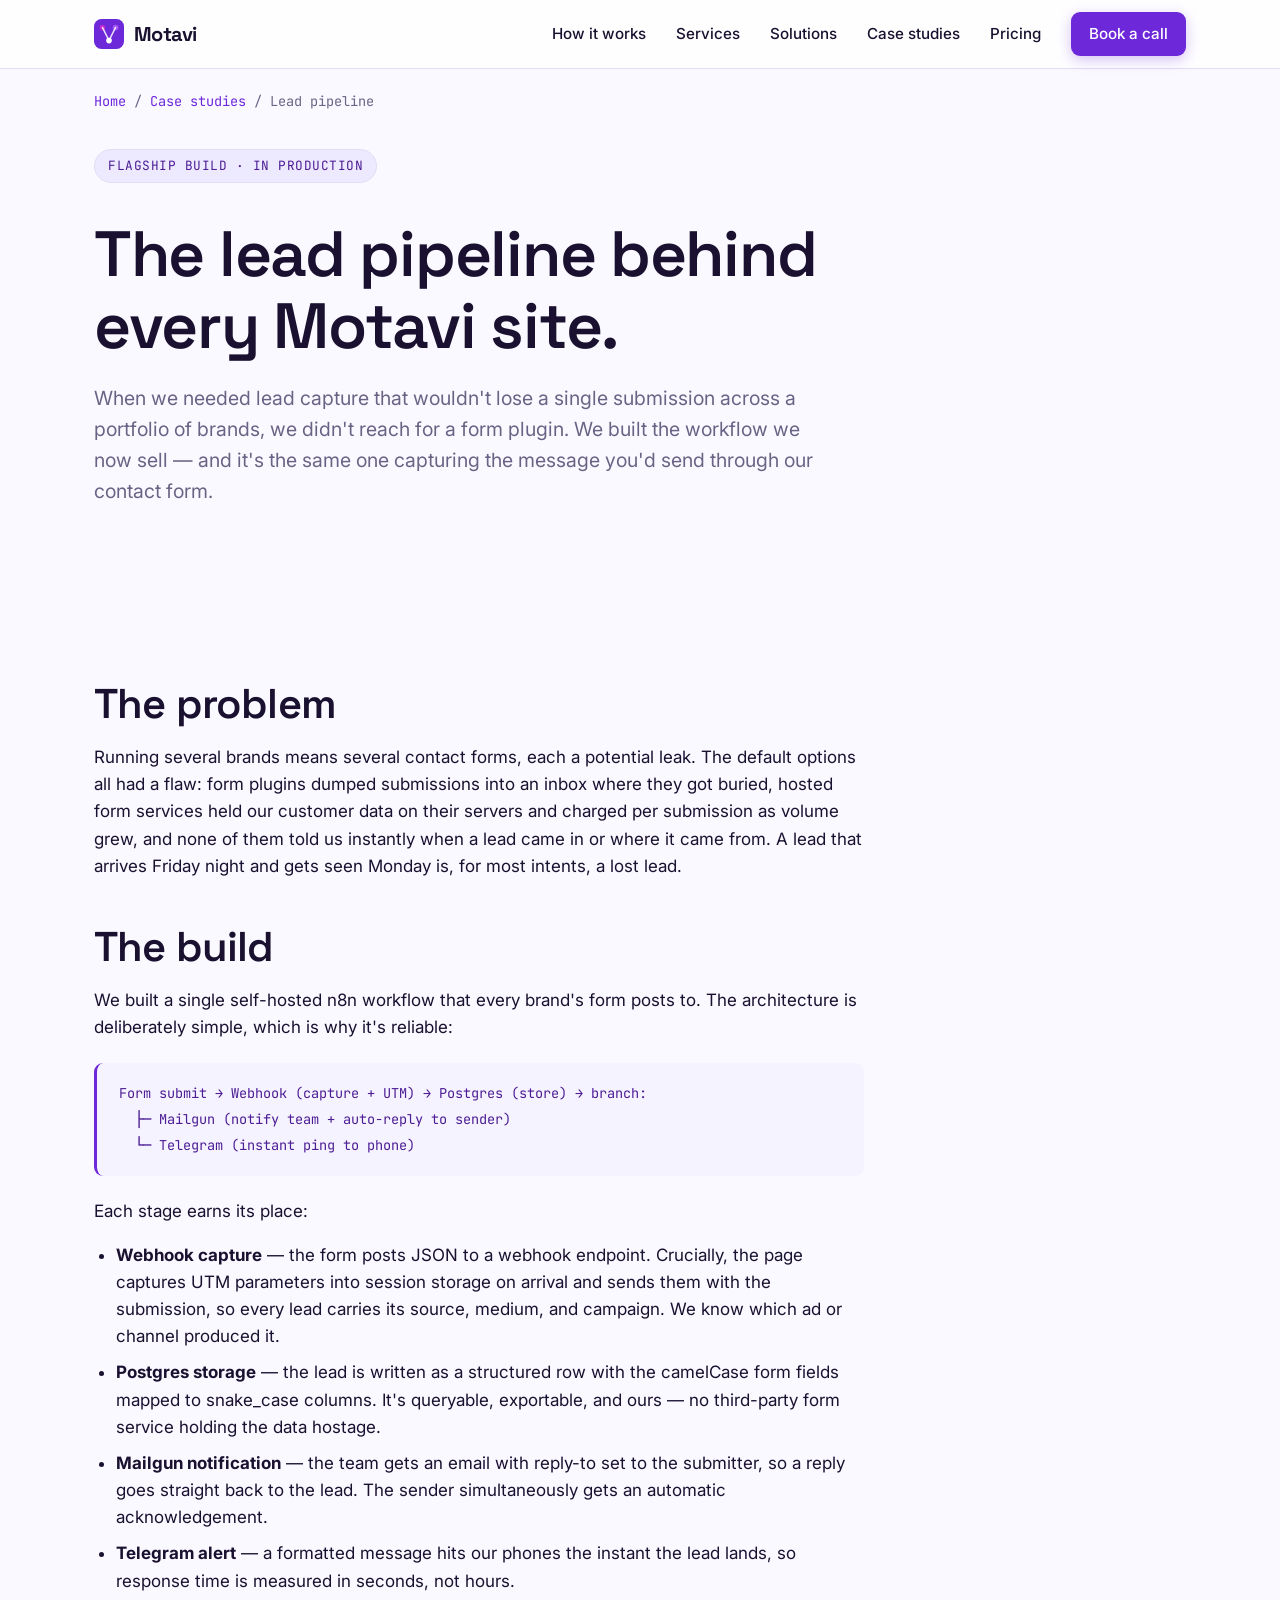
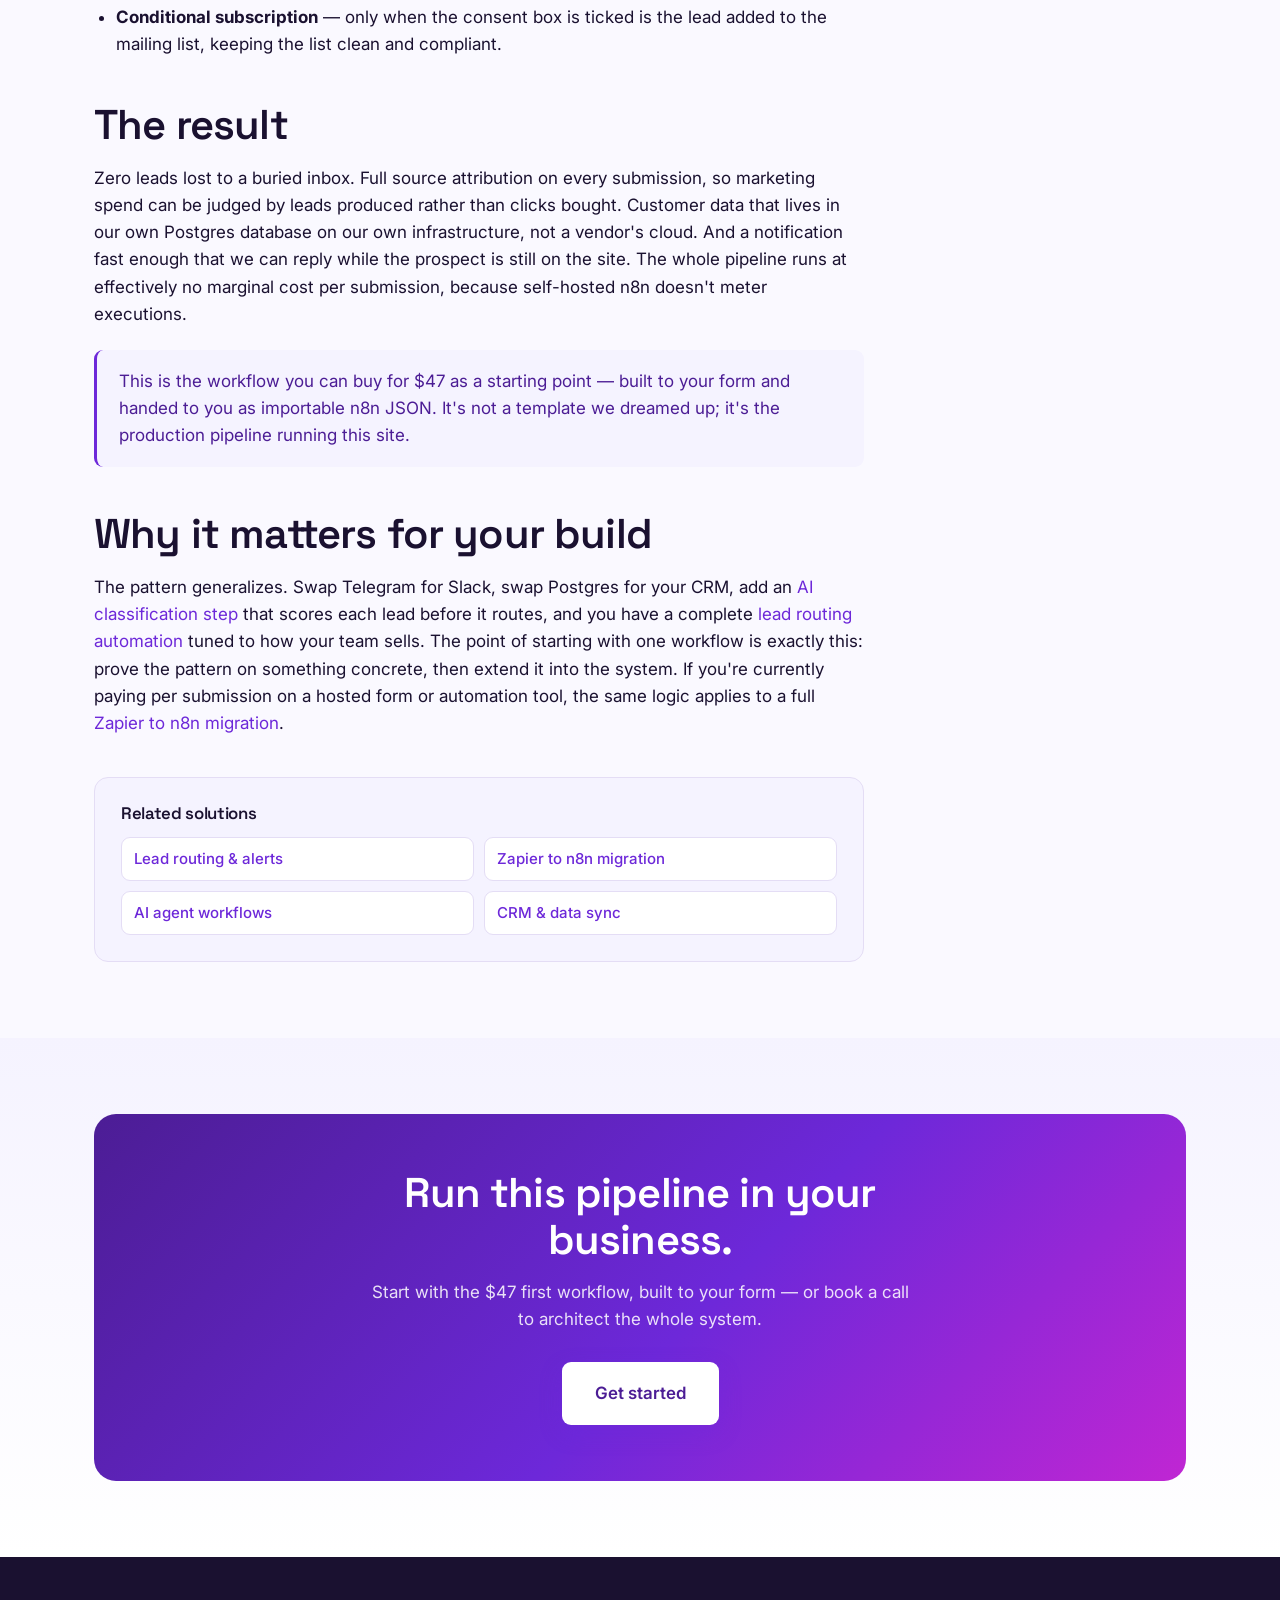
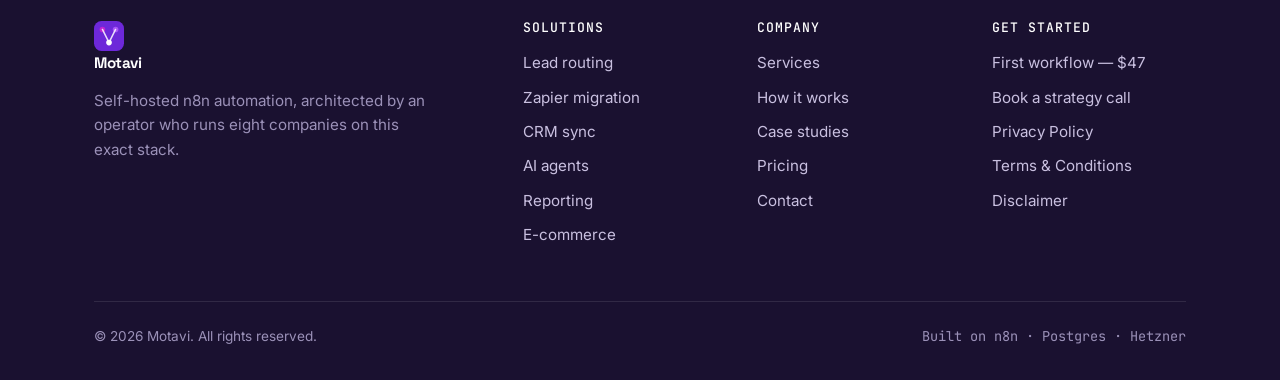
<file: case-studies/lead-pipeline.html>
<!DOCTYPE html>
<html lang="en">
<head>
<meta charset="UTF-8">
<meta name="viewport" content="width=device-width, initial-scale=1.0">
<title>Case Study: The Lead Pipeline Behind Every Motavi Site | Motavi</title>
<meta name="description" content="How we built a self-hosted n8n lead capture pipeline — webhook to Postgres to Mailgun to Telegram with full UTM attribution — and run it across a portfolio of brands. The exact workflow we sell, in production.">
<link rel="canonical" href="https://motavi.com/case-studies/lead-pipeline.html">
<link rel="icon" type="image/svg+xml" href="/favicon.svg">
<link rel="apple-touch-icon" href="/favicon.svg">
<meta property="og:image" content="https://motavi.com/og-image.png">
<meta name="twitter:card" content="summary_large_image">

<meta property="og:title" content="Case Study: The Lead Pipeline Behind Every Motavi Site">
<meta property="og:description" content="A self-hosted n8n lead capture pipeline running in production across a portfolio of brands.">
<meta property="og:type" content="article">
<link rel="preconnect" href="https://fonts.googleapis.com">
<link rel="preconnect" href="https://fonts.gstatic.com" crossorigin>
<link href="https://fonts.googleapis.com/css2?family=Space+Grotesk:wght@500;600;700&family=Inter:wght@400;500;600&family=JetBrains+Mono:wght@400;500&display=swap" rel="stylesheet">
<link rel="stylesheet" href="/styles.css">
<script type="application/ld+json">
{
  "@context": "https://schema.org",
  "@type": "Article",
  "headline": "The Lead Pipeline Behind Every Motavi Site",
  "about": "Self-hosted n8n lead capture automation with Postgres, Mailgun, and Telegram",
  "author": { "@type": "Organization", "name": "Motavi" },
  "publisher": { "@type": "Organization", "name": "Motavi" }
}
</script>
<!-- Analytics (consent-gated). Replace placeholders, then they fire. -->
<script>
(function(){
  // Flip to true once you have consent (or wire to a cookie banner).
  var ANALYTICS_CONSENT = true;
  var GA4_ID = "G-XXXXXXXXXX";        // <-- replace with your GA4 Measurement ID
  var CLARITY_ID = "xxxxxxxxxx";       // <-- replace with your Microsoft Clarity project ID
  if(!ANALYTICS_CONSENT) return;

  // GA4
  if(GA4_ID && GA4_ID.indexOf("XXXX")===-1){
    var s=document.createElement("script");
    s.async=true; s.src="https://www.googletagmanager.com/gtag/js?id="+GA4_ID;
    document.head.appendChild(s);
    window.dataLayer=window.dataLayer||[];
    function gtag(){dataLayer.push(arguments);}
    gtag("js", new Date()); gtag("config", GA4_ID);
  }
  // Microsoft Clarity
  if(CLARITY_ID && CLARITY_ID.indexOf("xxxx")===-1){
    (function(c,l,a,r,i,t,y){c[a]=c[a]||function(){(c[a].q=c[a].q||[]).push(arguments)};
    t=l.createElement(r);t.async=1;t.src="https://www.clarity.ms/tag/"+i;
    y=l.getElementsByTagName(r)[0];y.parentNode.insertBefore(t,y);})(window,document,"clarity","script",CLARITY_ID);
  }
})();
</script>
</head>
<body>
<header class="site-header">
  <div class="wrap nav">
    <a href="/" class="brand">
      <svg class="brand-mark" width="30" height="30" viewBox="0 0 32 32" fill="none"><rect width="32" height="32" rx="8" fill="#6d28d9"/><circle cx="9" cy="9" r="3" fill="#c026d3"/><circle cx="23" cy="9" r="3" fill="#a855f7"/><circle cx="16" cy="23" r="3" fill="#fff"/><path d="M9 9 L16 23 L23 9" stroke="#fff" stroke-width="1.6" stroke-linecap="round" opacity=".85"/></svg>
      Motavi
    </a>
    <nav class="nav-links" id="navLinks">
      <a href="/#how">How it works</a>
      <a href="/n8n-automation-services.html">Services</a>
      <a href="/#solutions">Solutions</a>
      <a href="/case-studies/">Case studies</a>
      <a href="/#pricing">Pricing</a>
      <a href="javascript:void(0)" data-cal-namespace="strategy" data-cal-link="automate/strategy-call" data-cal-config='{"layout":"month_view","theme":"light"}' class="nav-cta">Book a call</a>
    </nav>
    <button class="nav-toggle" id="navToggle" aria-label="Menu"><svg width="26" height="26" viewBox="0 0 24 24" fill="none" stroke="#1a1130" stroke-width="2"><path d="M3 6h18M3 12h18M3 18h18"/></svg></button>
  </div>
</header>

<div class="wrap"><nav class="crumb"><a href="/">Home</a> <span>/</span> <a href="/case-studies/">Case studies</a> <span>/</span> Lead pipeline</nav></div>

<section style="padding-top:36px;">
  <div class="wrap">
    <span class="eyebrow">Flagship build · In production</span>
    <h1 style="max-width:20ch; margin:14px 0 20px;">The lead pipeline behind every Motavi site.</h1>
    <p class="hero-sub" style="max-width:62ch;">When we needed lead capture that wouldn't lose a single submission across a portfolio of brands, we didn't reach for a form plugin. We built the workflow we now sell — and it's the same one capturing the message you'd send through our contact form.</p>
  </div>
</section>

<section style="padding-top:20px;">
  <div class="wrap">
    <article class="prose">
      <h2>The problem</h2>
      <p>Running several brands means several contact forms, each a potential leak. The default options all had a flaw: form plugins dumped submissions into an inbox where they got buried, hosted form services held our customer data on their servers and charged per submission as volume grew, and none of them told us instantly when a lead came in or where it came from. A lead that arrives Friday night and gets seen Monday is, for most intents, a lost lead.</p>

      <h2>The build</h2>
      <p>We built a single self-hosted n8n workflow that every brand's form posts to. The architecture is deliberately simple, which is why it's reliable:</p>
      <div class="callout"><p style="font-family:var(--font-mono); font-size:.85rem; line-height:1.9;">Form submit → Webhook (capture + UTM) → Postgres (store) → branch:<br>&nbsp;&nbsp;├─ Mailgun (notify team + auto-reply to sender)<br>&nbsp;&nbsp;└─ Telegram (instant ping to phone)</p></div>
      <p>Each stage earns its place:</p>
      <ul>
        <li><strong>Webhook capture</strong> — the form posts JSON to a webhook endpoint. Crucially, the page captures UTM parameters into session storage on arrival and sends them with the submission, so every lead carries its source, medium, and campaign. We know which ad or channel produced it.</li>
        <li><strong>Postgres storage</strong> — the lead is written as a structured row with the camelCase form fields mapped to snake_case columns. It's queryable, exportable, and ours — no third-party form service holding the data hostage.</li>
        <li><strong>Mailgun notification</strong> — the team gets an email with reply-to set to the submitter, so a reply goes straight back to the lead. The sender simultaneously gets an automatic acknowledgement.</li>
        <li><strong>Telegram alert</strong> — a formatted message hits our phones the instant the lead lands, so response time is measured in seconds, not hours.</li>
        <li><strong>Conditional subscription</strong> — only when the consent box is ticked is the lead added to the mailing list, keeping the list clean and compliant.</li>
      </ul>

      <h2>The result</h2>
      <p>Zero leads lost to a buried inbox. Full source attribution on every submission, so marketing spend can be judged by leads produced rather than clicks bought. Customer data that lives in our own Postgres database on our own infrastructure, not a vendor's cloud. And a notification fast enough that we can reply while the prospect is still on the site. The whole pipeline runs at effectively no marginal cost per submission, because self-hosted n8n doesn't meter executions.</p>

      <div class="callout"><p>This is the workflow you can buy for $47 as a starting point — built to your form and handed to you as importable n8n JSON. It's not a template we dreamed up; it's the production pipeline running this site.</p></div>

      <h2>Why it matters for your build</h2>
      <p>The pattern generalizes. Swap Telegram for Slack, swap Postgres for your CRM, add an <a href="/solutions/ai-agent-workflows.html">AI classification step</a> that scores each lead before it routes, and you have a complete <a href="/solutions/lead-routing-automation.html">lead routing automation</a> tuned to how your team sells. The point of starting with one workflow is exactly this: prove the pattern on something concrete, then extend it into the system. If you're currently paying per submission on a hosted form or automation tool, the same logic applies to a full <a href="/solutions/zapier-to-n8n-migration.html">Zapier to n8n migration</a>.</p>

      <div class="related">
        <h4>Related solutions</h4>
        <div class="related-links">
          <a href="/solutions/lead-routing-automation.html">Lead routing &amp; alerts</a>
          <a href="/solutions/zapier-to-n8n-migration.html">Zapier to n8n migration</a>
          <a href="/solutions/ai-agent-workflows.html">AI agent workflows</a>
          <a href="/solutions/crm-data-sync.html">CRM &amp; data sync</a>
        </div>
      </div>
    </article>
  </div>
</section>

<section class="bg-lilac">
  <div class="wrap">
    <div class="cta-band">
      <h2>Run this pipeline in your business.</h2>
      <p>Start with the $47 first workflow, built to your form — or book a call to architect the whole system.</p>
      <a href="/#contact" class="btn btn-primary btn-lg">Get started</a>
    </div>
  </div>
</section>

<footer class="site-footer">
  <div class="wrap">
    <div class="footer-grid">
      <div class="footer-brand">
        <a href="/" class="brand" style="color:#fff;"><svg class="brand-mark" width="30" height="30" viewBox="0 0 32 32" fill="none"><rect width="32" height="32" rx="8" fill="#6d28d9"/><circle cx="9" cy="9" r="3" fill="#c026d3"/><circle cx="23" cy="9" r="3" fill="#a855f7"/><circle cx="16" cy="23" r="3" fill="#fff"/><path d="M9 9 L16 23 L23 9" stroke="#fff" stroke-width="1.6" stroke-linecap="round" opacity=".85"/></svg> Motavi</a>
        <p>Self-hosted n8n automation, architected by an operator who runs eight companies on this exact stack.</p>
      </div>
      <div><h4>Solutions</h4>
        <a href="/solutions/lead-routing-automation.html">Lead routing</a>
        <a href="/solutions/zapier-to-n8n-migration.html">Zapier migration</a>
        <a href="/solutions/crm-data-sync.html">CRM sync</a>
        <a href="/solutions/ai-agent-workflows.html">AI agents</a>
        <a href="/solutions/automated-reporting.html">Reporting</a>
        <a href="/solutions/ecommerce-automation.html">E-commerce</a>
      </div>
      <div><h4>Company</h4>
        <a href="/n8n-automation-services.html">Services</a>
        <a href="/#how">How it works</a>
        <a href="/case-studies/">Case studies</a>
        <a href="/#pricing">Pricing</a>
        <a href="/#contact">Contact</a>
      </div>
      <div><h4>Get started</h4>
        <a href="/#pricing">First workflow — $47</a>
        <a href="javascript:void(0)" data-cal-namespace="strategy" data-cal-link="automate/strategy-call" data-cal-config='{"layout":"month_view","theme":"light"}'>Book a strategy call</a>
      
        <a href="/privacy.html">Privacy Policy</a>
        <a href="/terms.html">Terms &amp; Conditions</a>
        <a href="/disclaimer.html">Disclaimer</a>
      </div>
    </div>
    <div class="footer-bottom"><span>© 2026 Motavi. All rights reserved.</span><span class="mono">Built on n8n · Postgres · Hetzner</span></div>
  </div>
</footer>
<script>document.getElementById('navToggle').addEventListener('click',function(){document.getElementById('navLinks').classList.toggle('open');});</script>
<!-- Cal.com popup embed -->
<script type="text/javascript">
(function (C, A, L) { let p = function (a, ar) { a.q.push(ar); }; let d = C.document; C.Cal = C.Cal || function () { let cal = C.Cal; let ar = arguments; if (!cal.loaded) { cal.ns = {}; cal.q = cal.q || []; d.head.appendChild(d.createElement("script")).src = A; cal.loaded = true; } if (ar[0] === L) { const api = function () { p(api, arguments); }; const namespace = ar[1]; api.q = api.q || []; if(typeof namespace === "string"){cal.ns[namespace] = cal.ns[namespace] || api;p(cal.ns[namespace], ar);p(cal, ["initNamespace", namespace]);} else p(cal, ar); return;} p(cal, ar); }; })(window, "https://cal.motavi.com/embed/embed.js", "init");
Cal("init", "strategy", {origin:"https://cal.motavi.com"});
Cal.ns.strategy("ui", {"theme":"light","cssVarsPerTheme":{"light":{"cal-brand":"#6d28d9"}},"hideEventTypeDetails":false,"layout":"month_view"});
</script>
</body>
</html>
</file>
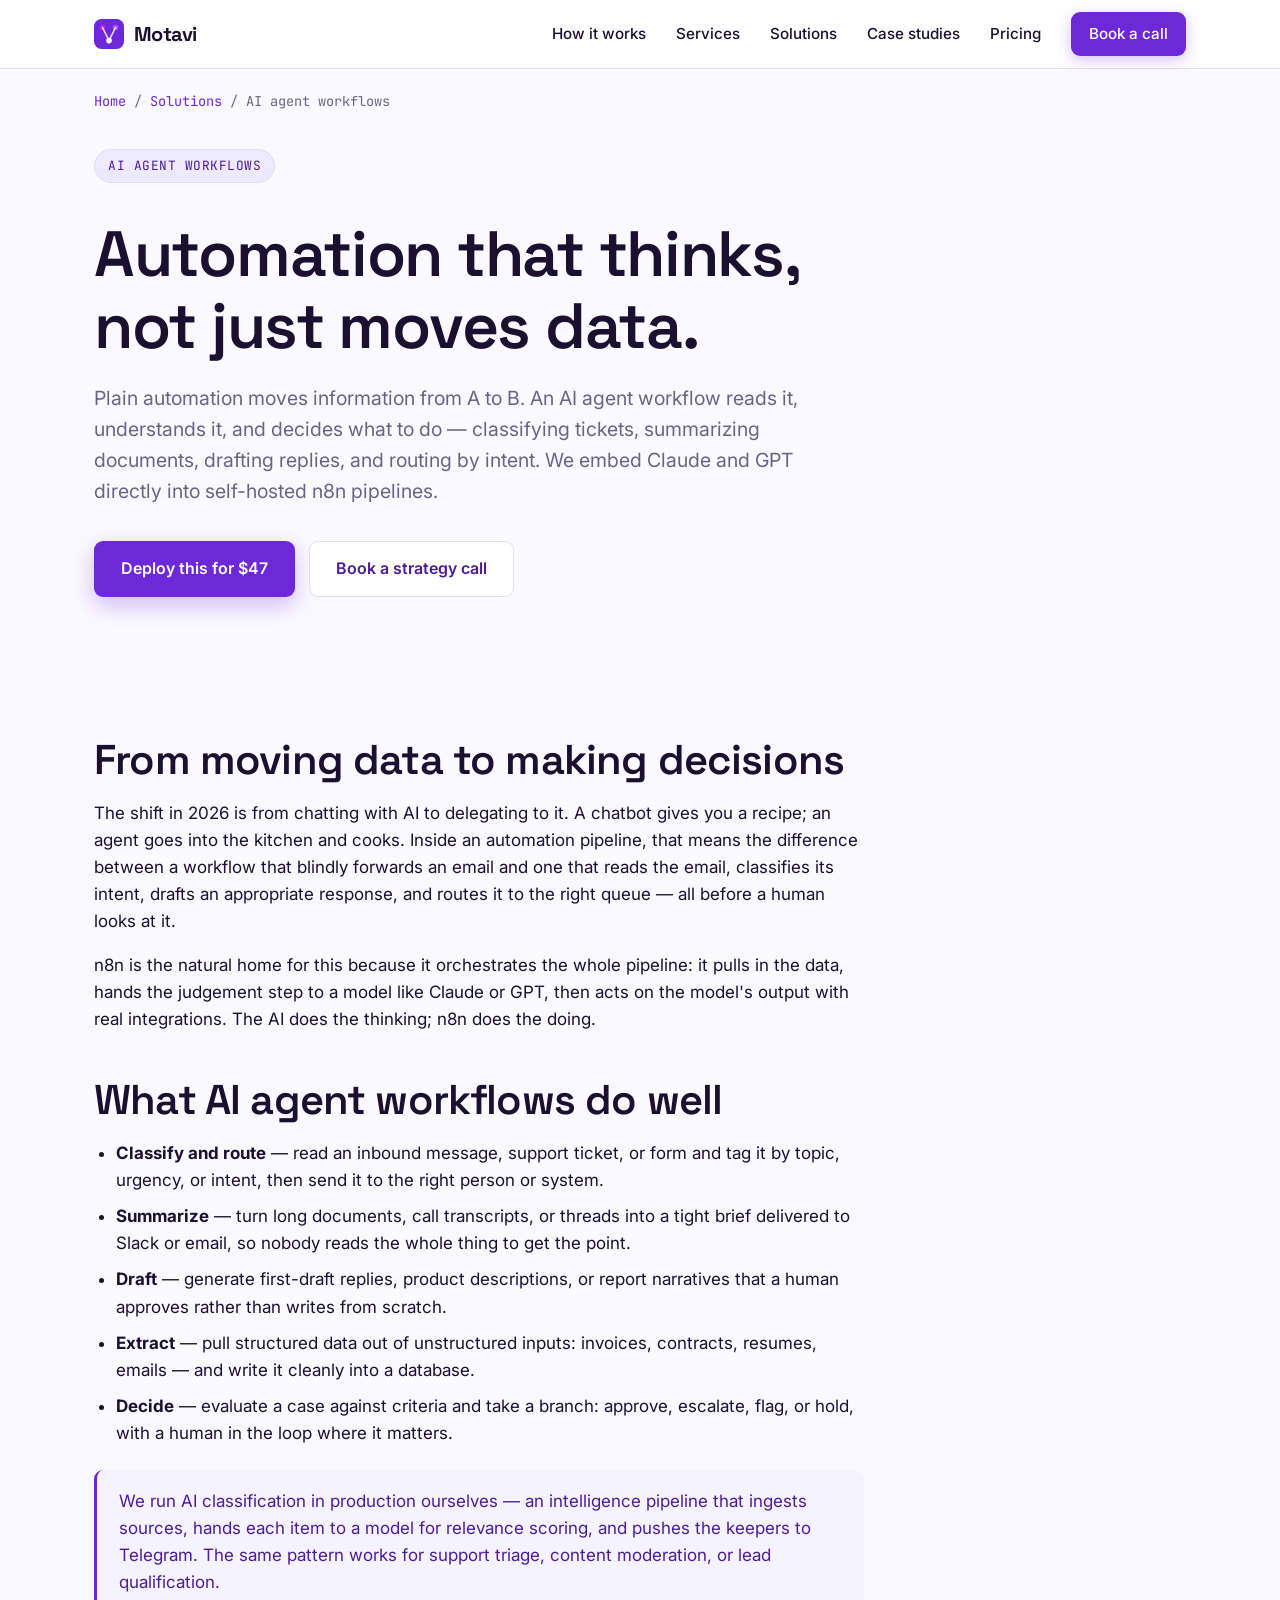
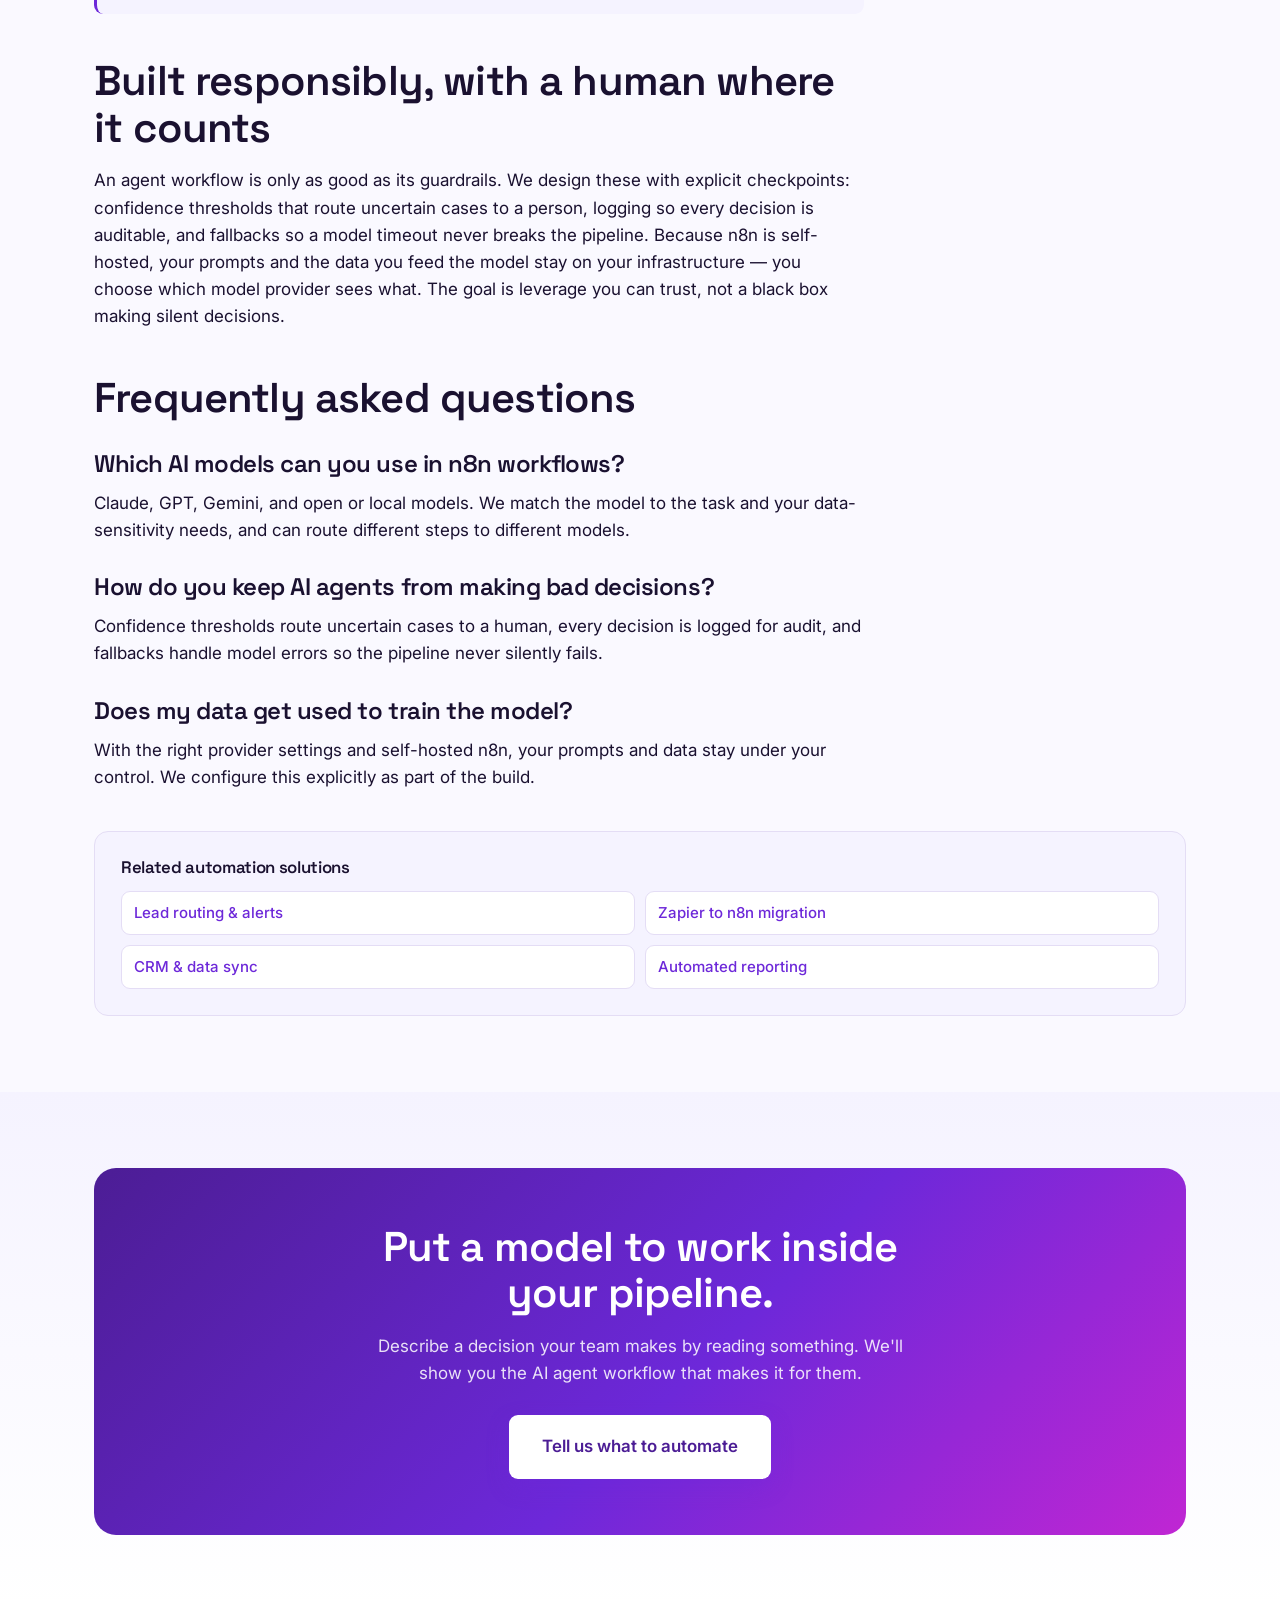
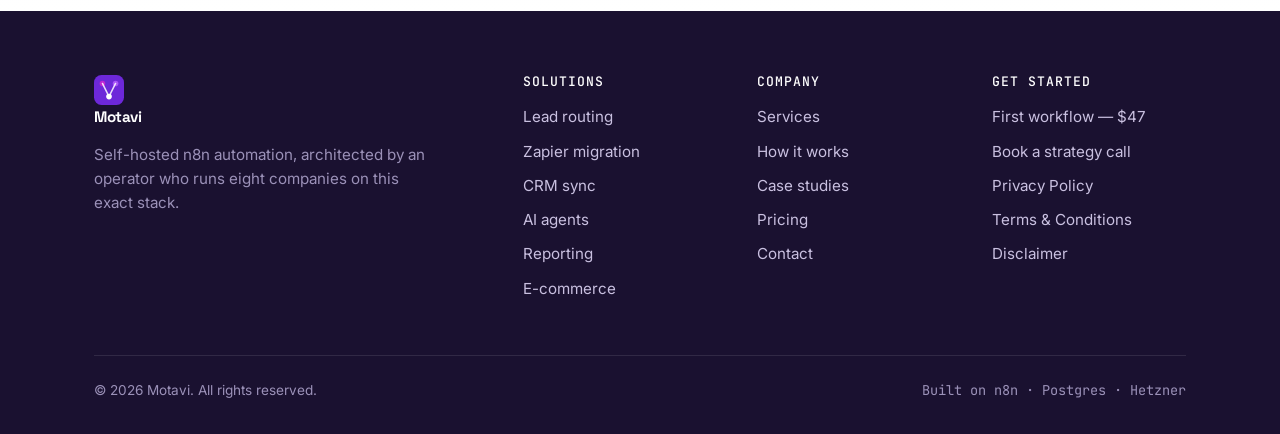
<file: solutions/ai-agent-workflows.html>
<!DOCTYPE html>
<html lang="en">
<head>
<meta charset="UTF-8">
<meta name="viewport" content="width=device-width, initial-scale=1.0">
<title>AI Agent Workflows with n8n | Claude & GPT Inside Your Pipelines — Motavi</title>
<meta name="description" content="Build AI agent workflows that classify, summarize, draft, and decide inside your automations. We embed Claude and GPT into self-hosted n8n pipelines so your automation thinks, not just moves data.">
<link rel="canonical" href="https://motavi.com/solutions/ai-agent-workflows.html">
<link rel="icon" type="image/svg+xml" href="/favicon.svg">
<link rel="apple-touch-icon" href="/favicon.svg">
<meta property="og:image" content="https://motavi.com/og-image.png">
<meta name="twitter:card" content="summary_large_image">

<meta property="og:title" content="AI Agent Workflows with n8n | Claude & GPT Inside Your Pipelines — Motavi">
<meta property="og:description" content="Build AI agent workflows that classify, summarize, draft, and decide inside your automations. We embed Claude and GPT into self-hosted n8n pipelines so your automation thinks, not just moves data.">
<meta property="og:type" content="article">
<link rel="preconnect" href="https://fonts.googleapis.com">
<link rel="preconnect" href="https://fonts.gstatic.com" crossorigin>
<link href="https://fonts.googleapis.com/css2?family=Space+Grotesk:wght@500;600;700&family=Inter:wght@400;500;600&family=JetBrains+Mono:wght@400;500&display=swap" rel="stylesheet">
<link rel="stylesheet" href="/styles.css">
<script type="application/ld+json">
{
  "@context": "https://schema.org",
  "@type": "Service",
  "name": "AI Agent Workflows",
  "provider": { "@type": "ProfessionalService", "name": "Motavi", "url": "https://motavi.com" },
  "serviceType": "AI agent workflow development",
  "description": "Build AI agent workflows that classify, summarize, draft, and decide inside your automations. We embed Claude and GPT into self-hosted n8n pipelines so your automation thinks, not just moves data.",
  "areaServed": ["Thailand","Singapore","United States","United Kingdom","Europe"]
}
</script>
<script type="application/ld+json">
{
  "@context": "https://schema.org",
  "@type": "FAQPage",
  "mainEntity": [{"@type":"Question","name":"Which AI models can you use in n8n workflows?","acceptedAnswer":{"@type":"Answer","text":"Claude, GPT, Gemini, and open or local models. We match the model to the task and your data-sensitivity needs, and can route different steps to different models."}},{"@type":"Question","name":"How do you keep AI agents from making bad decisions?","acceptedAnswer":{"@type":"Answer","text":"Confidence thresholds route uncertain cases to a human, every decision is logged for audit, and fallbacks handle model errors so the pipeline never silently fails."}},{"@type":"Question","name":"Does my data get used to train the model?","acceptedAnswer":{"@type":"Answer","text":"With the right provider settings and self-hosted n8n, your prompts and data stay under your control. We configure this explicitly as part of the build."}}]
}
</script>
<!-- Analytics (consent-gated). Replace placeholders, then they fire. -->
<script>
(function(){
  // Flip to true once you have consent (or wire to a cookie banner).
  var ANALYTICS_CONSENT = true;
  var GA4_ID = "G-XXXXXXXXXX";        // <-- replace with your GA4 Measurement ID
  var CLARITY_ID = "xxxxxxxxxx";       // <-- replace with your Microsoft Clarity project ID
  if(!ANALYTICS_CONSENT) return;

  // GA4
  if(GA4_ID && GA4_ID.indexOf("XXXX")===-1){
    var s=document.createElement("script");
    s.async=true; s.src="https://www.googletagmanager.com/gtag/js?id="+GA4_ID;
    document.head.appendChild(s);
    window.dataLayer=window.dataLayer||[];
    function gtag(){dataLayer.push(arguments);}
    gtag("js", new Date()); gtag("config", GA4_ID);
  }
  // Microsoft Clarity
  if(CLARITY_ID && CLARITY_ID.indexOf("xxxx")===-1){
    (function(c,l,a,r,i,t,y){c[a]=c[a]||function(){(c[a].q=c[a].q||[]).push(arguments)};
    t=l.createElement(r);t.async=1;t.src="https://www.clarity.ms/tag/"+i;
    y=l.getElementsByTagName(r)[0];y.parentNode.insertBefore(t,y);})(window,document,"clarity","script",CLARITY_ID);
  }
})();
</script>
</head>
<body>
<header class="site-header">
  <div class="wrap nav">
    <a href="/" class="brand">
      <svg class="brand-mark" width="30" height="30" viewBox="0 0 32 32" fill="none"><rect width="32" height="32" rx="8" fill="#6d28d9"/><circle cx="9" cy="9" r="3" fill="#c026d3"/><circle cx="23" cy="9" r="3" fill="#a855f7"/><circle cx="16" cy="23" r="3" fill="#fff"/><path d="M9 9 L16 23 L23 9" stroke="#fff" stroke-width="1.6" stroke-linecap="round" opacity=".85"/></svg>
      Motavi
    </a>
    <nav class="nav-links" id="navLinks">
      <a href="/#how">How it works</a>
      <a href="/n8n-automation-services.html">Services</a>
      <a href="/#solutions">Solutions</a>
      <a href="/case-studies/">Case studies</a>
      <a href="/#pricing">Pricing</a>
      <a href="javascript:void(0)" data-cal-namespace="strategy" data-cal-link="automate/strategy-call" data-cal-config='{"layout":"month_view","theme":"light"}' class="nav-cta">Book a call</a>
    </nav>
    <button class="nav-toggle" id="navToggle" aria-label="Menu"><svg width="26" height="26" viewBox="0 0 24 24" fill="none" stroke="#1a1130" stroke-width="2"><path d="M3 6h18M3 12h18M3 18h18"/></svg></button>
  </div>
</header>

<div class="wrap"><nav class="crumb"><a href="/">Home</a> <span>/</span> <a href="/#solutions">Solutions</a> <span>/</span> AI agent workflows</nav></div>

<section style="padding-top:36px;">
  <div class="wrap">
    <span class="eyebrow">AI agent workflows</span>
    <h1 style="max-width:18ch; margin:14px 0 20px;">Automation that thinks, not just moves data.</h1>
    <p class="hero-sub" style="max-width:60ch;">Plain automation moves information from A to B. An AI agent workflow reads it, understands it, and decides what to do — classifying tickets, summarizing documents, drafting replies, and routing by intent. We embed Claude and GPT directly into self-hosted n8n pipelines.</p>
    <div class="hero-actions" style="margin-top:26px;">
      <a href="/#pricing" class="btn btn-primary">Deploy this for $47</a>
      <a href="javascript:void(0)" data-cal-namespace="strategy" data-cal-link="automate/strategy-call" data-cal-config='{"layout":"month_view","theme":"light"}' class="btn btn-ghost">Book a strategy call</a>
    </div>
  </div>
</section>

<section style="padding-top:20px;">
  <div class="wrap">
    <article class="prose">
<h2>From moving data to making decisions</h2>
<p>The shift in 2026 is from chatting with AI to delegating to it. A chatbot gives you a recipe; an agent goes into the kitchen and cooks. Inside an automation pipeline, that means the difference between a workflow that blindly forwards an email and one that reads the email, classifies its intent, drafts an appropriate response, and routes it to the right queue — all before a human looks at it.</p>
<p>n8n is the natural home for this because it orchestrates the whole pipeline: it pulls in the data, hands the judgement step to a model like Claude or GPT, then acts on the model's output with real integrations. The AI does the thinking; n8n does the doing.</p>

<h2>What AI agent workflows do well</h2>
<ul>
<li><strong>Classify and route</strong> — read an inbound message, support ticket, or form and tag it by topic, urgency, or intent, then send it to the right person or system.</li>
<li><strong>Summarize</strong> — turn long documents, call transcripts, or threads into a tight brief delivered to Slack or email, so nobody reads the whole thing to get the point.</li>
<li><strong>Draft</strong> — generate first-draft replies, product descriptions, or report narratives that a human approves rather than writes from scratch.</li>
<li><strong>Extract</strong> — pull structured data out of unstructured inputs: invoices, contracts, resumes, emails — and write it cleanly into a database.</li>
<li><strong>Decide</strong> — evaluate a case against criteria and take a branch: approve, escalate, flag, or hold, with a human in the loop where it matters.</li>
</ul>
<div class="callout"><p>We run AI classification in production ourselves — an intelligence pipeline that ingests sources, hands each item to a model for relevance scoring, and pushes the keepers to Telegram. The same pattern works for support triage, content moderation, or lead qualification.</p></div>

<h2>Built responsibly, with a human where it counts</h2>
<p>An agent workflow is only as good as its guardrails. We design these with explicit checkpoints: confidence thresholds that route uncertain cases to a person, logging so every decision is auditable, and fallbacks so a model timeout never breaks the pipeline. Because n8n is self-hosted, your prompts and the data you feed the model stay on your infrastructure — you choose which model provider sees what. The goal is leverage you can trust, not a black box making silent decisions.</p>

      <h2>Frequently asked questions</h2>
      <h3>Which AI models can you use in n8n workflows?</h3>
      <p>Claude, GPT, Gemini, and open or local models. We match the model to the task and your data-sensitivity needs, and can route different steps to different models.</p>
      <h3>How do you keep AI agents from making bad decisions?</h3>
      <p>Confidence thresholds route uncertain cases to a human, every decision is logged for audit, and fallbacks handle model errors so the pipeline never silently fails.</p>
      <h3>Does my data get used to train the model?</h3>
      <p>With the right provider settings and self-hosted n8n, your prompts and data stay under your control. We configure this explicitly as part of the build.</p>

    </article>

    <div class="related">
      <h4>Related automation solutions</h4>
      <div class="related-links">
        <a href="/solutions/lead-routing-automation.html">Lead routing &amp; alerts</a>
        <a href="/solutions/zapier-to-n8n-migration.html">Zapier to n8n migration</a>
        <a href="/solutions/crm-data-sync.html">CRM &amp; data sync</a>
        <a href="/solutions/automated-reporting.html">Automated reporting</a>
      </div>
    </div>
  </div>
</section>

<section class="bg-lilac">
  <div class="wrap">
    <div class="cta-band">
      <h2>Put a model to work inside your pipeline.</h2>
      <p>Describe a decision your team makes by reading something. We'll show you the AI agent workflow that makes it for them.</p>
      <a href="/#contact" class="btn btn-primary btn-lg">Tell us what to automate</a>
    </div>
  </div>
</section>

<footer class="site-footer">
  <div class="wrap">
    <div class="footer-grid">
      <div class="footer-brand">
        <a href="/" class="brand" style="color:#fff;"><svg class="brand-mark" width="30" height="30" viewBox="0 0 32 32" fill="none"><rect width="32" height="32" rx="8" fill="#6d28d9"/><circle cx="9" cy="9" r="3" fill="#c026d3"/><circle cx="23" cy="9" r="3" fill="#a855f7"/><circle cx="16" cy="23" r="3" fill="#fff"/><path d="M9 9 L16 23 L23 9" stroke="#fff" stroke-width="1.6" stroke-linecap="round" opacity=".85"/></svg> Motavi</a>
        <p>Self-hosted n8n automation, architected by an operator who runs eight companies on this exact stack.</p>
      </div>
      <div><h4>Solutions</h4>
        <a href="/solutions/lead-routing-automation.html">Lead routing</a>
        <a href="/solutions/zapier-to-n8n-migration.html">Zapier migration</a>
        <a href="/solutions/crm-data-sync.html">CRM sync</a>
        <a href="/solutions/ai-agent-workflows.html">AI agents</a>
        <a href="/solutions/automated-reporting.html">Reporting</a>
        <a href="/solutions/ecommerce-automation.html">E-commerce</a>
      </div>
      <div><h4>Company</h4>
        <a href="/n8n-automation-services.html">Services</a>
        <a href="/#how">How it works</a>
        <a href="/case-studies/">Case studies</a>
        <a href="/#pricing">Pricing</a>
        <a href="/#contact">Contact</a>
      </div>
      <div><h4>Get started</h4>
        <a href="/#pricing">First workflow — $47</a>
        <a href="javascript:void(0)" data-cal-namespace="strategy" data-cal-link="automate/strategy-call" data-cal-config='{"layout":"month_view","theme":"light"}'>Book a strategy call</a>
      
        <a href="/privacy.html">Privacy Policy</a>
        <a href="/terms.html">Terms &amp; Conditions</a>
        <a href="/disclaimer.html">Disclaimer</a>
      </div>
    </div>
    <div class="footer-bottom"><span>© 2026 Motavi. All rights reserved.</span><span class="mono">Built on n8n · Postgres · Hetzner</span></div>
  </div>
</footer>
<script>
document.getElementById('navToggle').addEventListener('click',function(){document.getElementById('navLinks').classList.toggle('open');});
</script>
<!-- Cal.com popup embed -->
<script type="text/javascript">
(function (C, A, L) { let p = function (a, ar) { a.q.push(ar); }; let d = C.document; C.Cal = C.Cal || function () { let cal = C.Cal; let ar = arguments; if (!cal.loaded) { cal.ns = {}; cal.q = cal.q || []; d.head.appendChild(d.createElement("script")).src = A; cal.loaded = true; } if (ar[0] === L) { const api = function () { p(api, arguments); }; const namespace = ar[1]; api.q = api.q || []; if(typeof namespace === "string"){cal.ns[namespace] = cal.ns[namespace] || api;p(cal.ns[namespace], ar);p(cal, ["initNamespace", namespace]);} else p(cal, ar); return;} p(cal, ar); }; })(window, "https://cal.motavi.com/embed/embed.js", "init");
Cal("init", "strategy", {origin:"https://cal.motavi.com"});
Cal.ns.strategy("ui", {"theme":"light","cssVarsPerTheme":{"light":{"cal-brand":"#6d28d9"}},"hideEventTypeDetails":false,"layout":"month_view"});
</script>
</body>
</html>
</file>
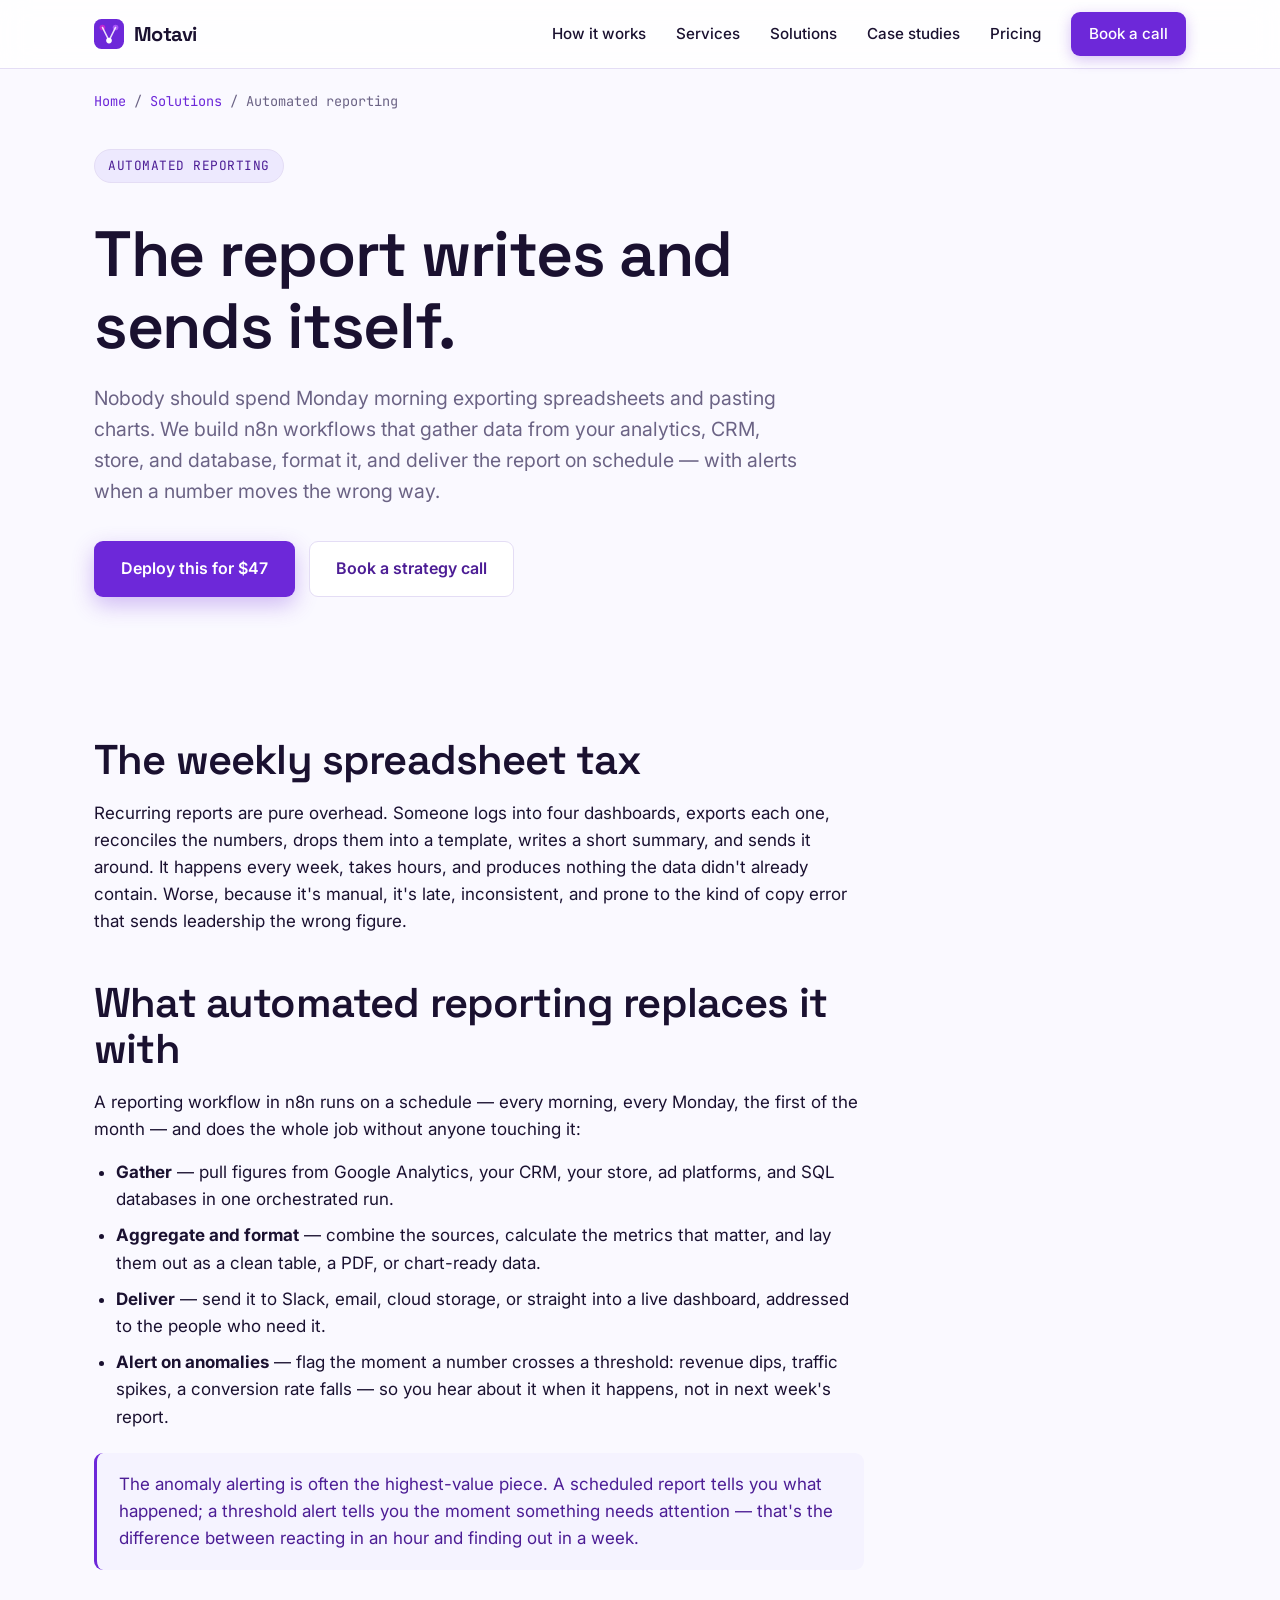
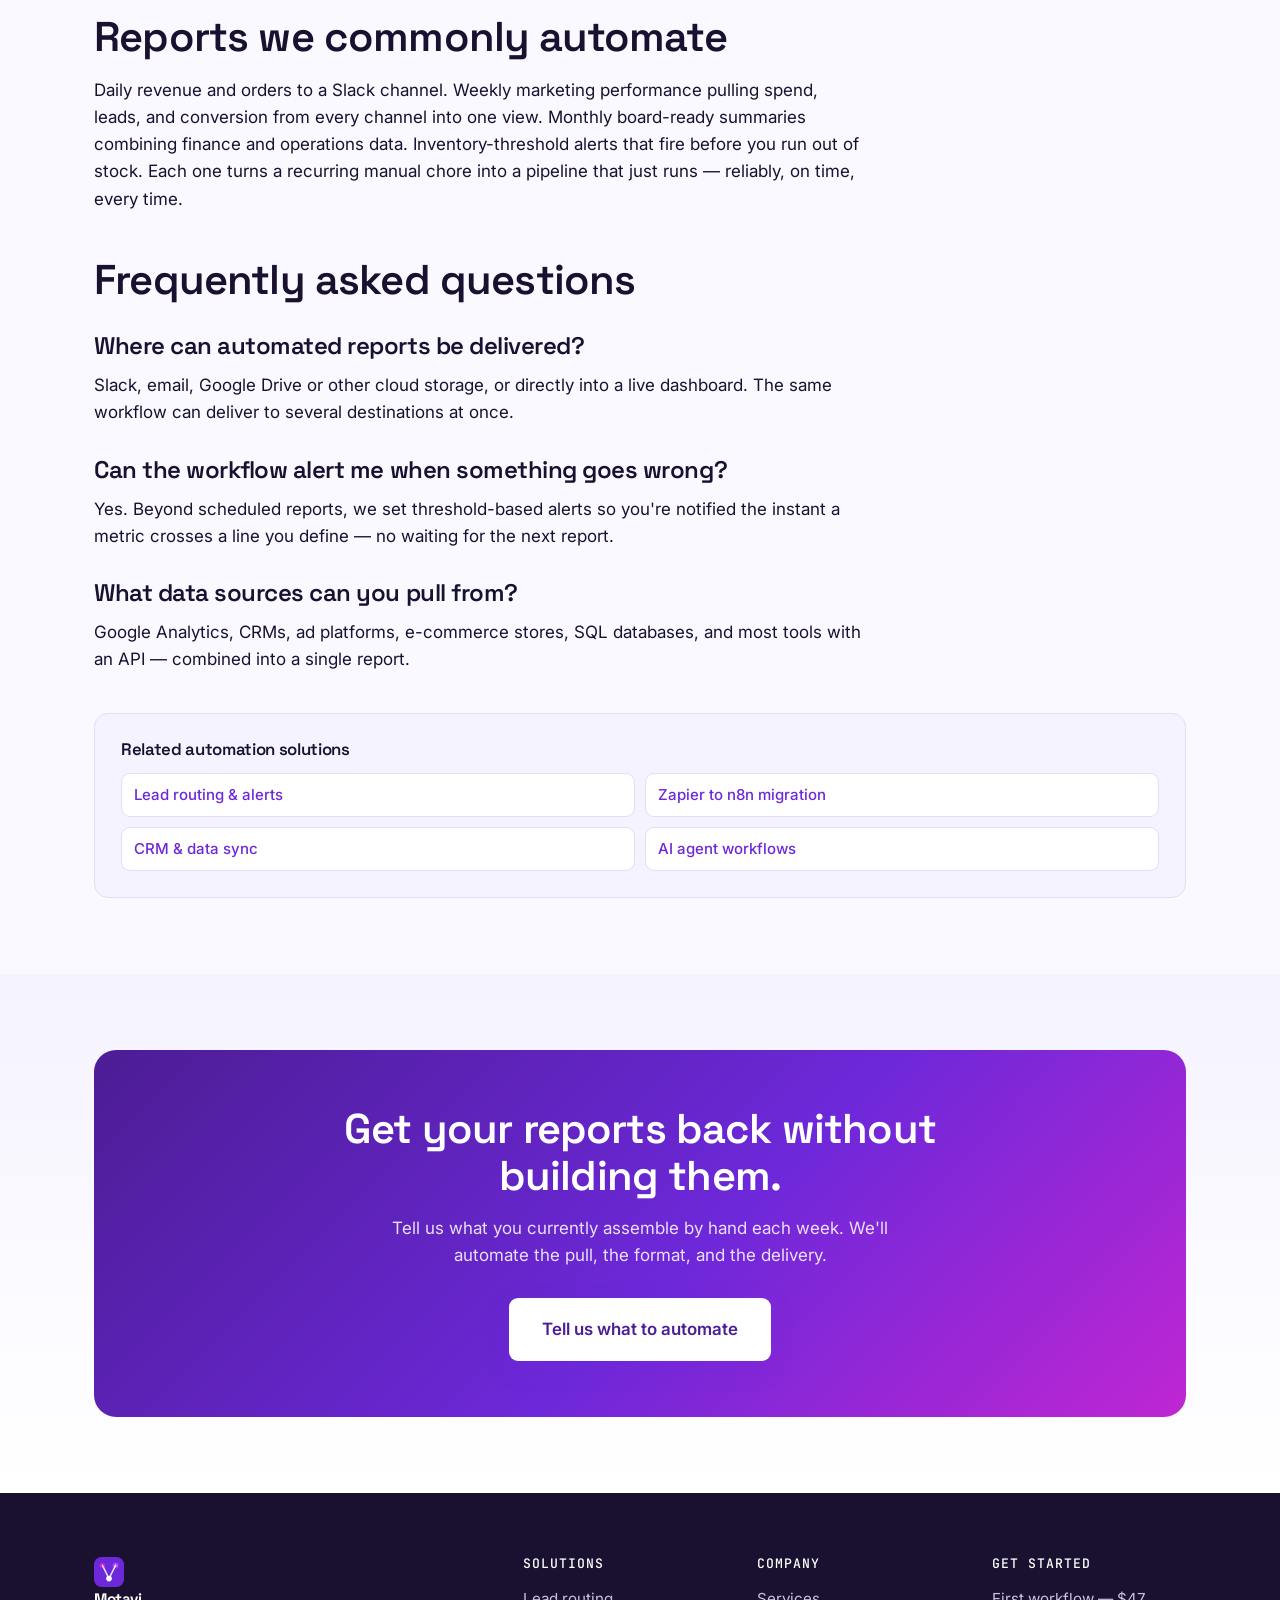
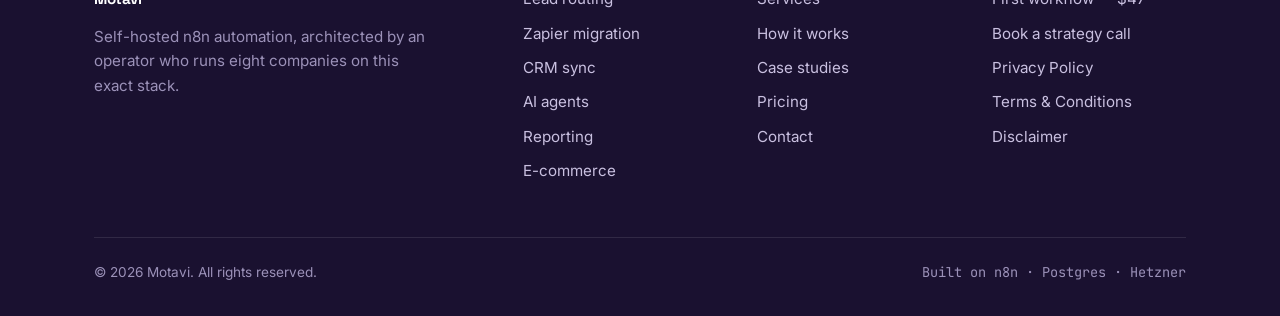
<file: solutions/automated-reporting.html>
<!DOCTYPE html>
<html lang="en">
<head>
<meta charset="UTF-8">
<meta name="viewport" content="width=device-width, initial-scale=1.0">
<title>Automated Reporting with n8n | Scheduled Dashboards to Slack & Email — Motavi</title>
<meta name="description" content="Stop exporting spreadsheets. We build n8n workflows that pull from your analytics, CRM, and store, then deliver scheduled reports to Slack, email, or a dashboard automatically — with anomaly alerts.">
<link rel="canonical" href="https://motavi.com/solutions/automated-reporting.html">
<link rel="icon" type="image/svg+xml" href="/favicon.svg">
<link rel="apple-touch-icon" href="/favicon.svg">
<meta property="og:image" content="https://motavi.com/og-image.png">
<meta name="twitter:card" content="summary_large_image">

<meta property="og:title" content="Automated Reporting with n8n | Scheduled Dashboards to Slack & Email — Motavi">
<meta property="og:description" content="Stop exporting spreadsheets. We build n8n workflows that pull from your analytics, CRM, and store, then deliver scheduled reports to Slack, email, or a dashboard automatically — with anomaly alerts.">
<meta property="og:type" content="article">
<link rel="preconnect" href="https://fonts.googleapis.com">
<link rel="preconnect" href="https://fonts.gstatic.com" crossorigin>
<link href="https://fonts.googleapis.com/css2?family=Space+Grotesk:wght@500;600;700&family=Inter:wght@400;500;600&family=JetBrains+Mono:wght@400;500&display=swap" rel="stylesheet">
<link rel="stylesheet" href="/styles.css">
<script type="application/ld+json">
{
  "@context": "https://schema.org",
  "@type": "Service",
  "name": "Automated Reporting",
  "provider": { "@type": "ProfessionalService", "name": "Motavi", "url": "https://motavi.com" },
  "serviceType": "Automated reporting",
  "description": "Stop exporting spreadsheets. We build n8n workflows that pull from your analytics, CRM, and store, then deliver scheduled reports to Slack, email, or a dashboard automatically — with anomaly alerts.",
  "areaServed": ["Thailand","Singapore","United States","United Kingdom","Europe"]
}
</script>
<script type="application/ld+json">
{
  "@context": "https://schema.org",
  "@type": "FAQPage",
  "mainEntity": [{"@type":"Question","name":"Where can automated reports be delivered?","acceptedAnswer":{"@type":"Answer","text":"Slack, email, Google Drive or other cloud storage, or directly into a live dashboard. The same workflow can deliver to several destinations at once."}},{"@type":"Question","name":"Can the workflow alert me when something goes wrong?","acceptedAnswer":{"@type":"Answer","text":"Yes. Beyond scheduled reports, we set threshold-based alerts so you're notified the instant a metric crosses a line you define — no waiting for the next report."}},{"@type":"Question","name":"What data sources can you pull from?","acceptedAnswer":{"@type":"Answer","text":"Google Analytics, CRMs, ad platforms, e-commerce stores, SQL databases, and most tools with an API — combined into a single report."}}]
}
</script>
<!-- Analytics (consent-gated). Replace placeholders, then they fire. -->
<script>
(function(){
  // Flip to true once you have consent (or wire to a cookie banner).
  var ANALYTICS_CONSENT = true;
  var GA4_ID = "G-XXXXXXXXXX";        // <-- replace with your GA4 Measurement ID
  var CLARITY_ID = "xxxxxxxxxx";       // <-- replace with your Microsoft Clarity project ID
  if(!ANALYTICS_CONSENT) return;

  // GA4
  if(GA4_ID && GA4_ID.indexOf("XXXX")===-1){
    var s=document.createElement("script");
    s.async=true; s.src="https://www.googletagmanager.com/gtag/js?id="+GA4_ID;
    document.head.appendChild(s);
    window.dataLayer=window.dataLayer||[];
    function gtag(){dataLayer.push(arguments);}
    gtag("js", new Date()); gtag("config", GA4_ID);
  }
  // Microsoft Clarity
  if(CLARITY_ID && CLARITY_ID.indexOf("xxxx")===-1){
    (function(c,l,a,r,i,t,y){c[a]=c[a]||function(){(c[a].q=c[a].q||[]).push(arguments)};
    t=l.createElement(r);t.async=1;t.src="https://www.clarity.ms/tag/"+i;
    y=l.getElementsByTagName(r)[0];y.parentNode.insertBefore(t,y);})(window,document,"clarity","script",CLARITY_ID);
  }
})();
</script>
</head>
<body>
<header class="site-header">
  <div class="wrap nav">
    <a href="/" class="brand">
      <svg class="brand-mark" width="30" height="30" viewBox="0 0 32 32" fill="none"><rect width="32" height="32" rx="8" fill="#6d28d9"/><circle cx="9" cy="9" r="3" fill="#c026d3"/><circle cx="23" cy="9" r="3" fill="#a855f7"/><circle cx="16" cy="23" r="3" fill="#fff"/><path d="M9 9 L16 23 L23 9" stroke="#fff" stroke-width="1.6" stroke-linecap="round" opacity=".85"/></svg>
      Motavi
    </a>
    <nav class="nav-links" id="navLinks">
      <a href="/#how">How it works</a>
      <a href="/n8n-automation-services.html">Services</a>
      <a href="/#solutions">Solutions</a>
      <a href="/case-studies/">Case studies</a>
      <a href="/#pricing">Pricing</a>
      <a href="javascript:void(0)" data-cal-namespace="strategy" data-cal-link="automate/strategy-call" data-cal-config='{"layout":"month_view","theme":"light"}' class="nav-cta">Book a call</a>
    </nav>
    <button class="nav-toggle" id="navToggle" aria-label="Menu"><svg width="26" height="26" viewBox="0 0 24 24" fill="none" stroke="#1a1130" stroke-width="2"><path d="M3 6h18M3 12h18M3 18h18"/></svg></button>
  </div>
</header>

<div class="wrap"><nav class="crumb"><a href="/">Home</a> <span>/</span> <a href="/#solutions">Solutions</a> <span>/</span> Automated reporting</nav></div>

<section style="padding-top:36px;">
  <div class="wrap">
    <span class="eyebrow">Automated reporting</span>
    <h1 style="max-width:18ch; margin:14px 0 20px;">The report writes and sends itself.</h1>
    <p class="hero-sub" style="max-width:60ch;">Nobody should spend Monday morning exporting spreadsheets and pasting charts. We build n8n workflows that gather data from your analytics, CRM, store, and database, format it, and deliver the report on schedule — with alerts when a number moves the wrong way.</p>
    <div class="hero-actions" style="margin-top:26px;">
      <a href="/#pricing" class="btn btn-primary">Deploy this for $47</a>
      <a href="javascript:void(0)" data-cal-namespace="strategy" data-cal-link="automate/strategy-call" data-cal-config='{"layout":"month_view","theme":"light"}' class="btn btn-ghost">Book a strategy call</a>
    </div>
  </div>
</section>

<section style="padding-top:20px;">
  <div class="wrap">
    <article class="prose">
<h2>The weekly spreadsheet tax</h2>
<p>Recurring reports are pure overhead. Someone logs into four dashboards, exports each one, reconciles the numbers, drops them into a template, writes a short summary, and sends it around. It happens every week, takes hours, and produces nothing the data didn't already contain. Worse, because it's manual, it's late, inconsistent, and prone to the kind of copy error that sends leadership the wrong figure.</p>

<h2>What automated reporting replaces it with</h2>
<p>A reporting workflow in n8n runs on a schedule — every morning, every Monday, the first of the month — and does the whole job without anyone touching it:</p>
<ul>
<li><strong>Gather</strong> — pull figures from Google Analytics, your CRM, your store, ad platforms, and SQL databases in one orchestrated run.</li>
<li><strong>Aggregate and format</strong> — combine the sources, calculate the metrics that matter, and lay them out as a clean table, a PDF, or chart-ready data.</li>
<li><strong>Deliver</strong> — send it to Slack, email, cloud storage, or straight into a live dashboard, addressed to the people who need it.</li>
<li><strong>Alert on anomalies</strong> — flag the moment a number crosses a threshold: revenue dips, traffic spikes, a conversion rate falls — so you hear about it when it happens, not in next week's report.</li>
</ul>
<div class="callout"><p>The anomaly alerting is often the highest-value piece. A scheduled report tells you what happened; a threshold alert tells you the moment something needs attention — that's the difference between reacting in an hour and finding out in a week.</p></div>

<h2>Reports we commonly automate</h2>
<p>Daily revenue and orders to a Slack channel. Weekly marketing performance pulling spend, leads, and conversion from every channel into one view. Monthly board-ready summaries combining finance and operations data. Inventory-threshold alerts that fire before you run out of stock. Each one turns a recurring manual chore into a pipeline that just runs — reliably, on time, every time.</p>

      <h2>Frequently asked questions</h2>
      <h3>Where can automated reports be delivered?</h3>
      <p>Slack, email, Google Drive or other cloud storage, or directly into a live dashboard. The same workflow can deliver to several destinations at once.</p>
      <h3>Can the workflow alert me when something goes wrong?</h3>
      <p>Yes. Beyond scheduled reports, we set threshold-based alerts so you're notified the instant a metric crosses a line you define — no waiting for the next report.</p>
      <h3>What data sources can you pull from?</h3>
      <p>Google Analytics, CRMs, ad platforms, e-commerce stores, SQL databases, and most tools with an API — combined into a single report.</p>

    </article>

    <div class="related">
      <h4>Related automation solutions</h4>
      <div class="related-links">
        <a href="/solutions/lead-routing-automation.html">Lead routing &amp; alerts</a>
        <a href="/solutions/zapier-to-n8n-migration.html">Zapier to n8n migration</a>
        <a href="/solutions/crm-data-sync.html">CRM &amp; data sync</a>
        <a href="/solutions/ai-agent-workflows.html">AI agent workflows</a>
      </div>
    </div>
  </div>
</section>

<section class="bg-lilac">
  <div class="wrap">
    <div class="cta-band">
      <h2>Get your reports back without building them.</h2>
      <p>Tell us what you currently assemble by hand each week. We'll automate the pull, the format, and the delivery.</p>
      <a href="/#contact" class="btn btn-primary btn-lg">Tell us what to automate</a>
    </div>
  </div>
</section>

<footer class="site-footer">
  <div class="wrap">
    <div class="footer-grid">
      <div class="footer-brand">
        <a href="/" class="brand" style="color:#fff;"><svg class="brand-mark" width="30" height="30" viewBox="0 0 32 32" fill="none"><rect width="32" height="32" rx="8" fill="#6d28d9"/><circle cx="9" cy="9" r="3" fill="#c026d3"/><circle cx="23" cy="9" r="3" fill="#a855f7"/><circle cx="16" cy="23" r="3" fill="#fff"/><path d="M9 9 L16 23 L23 9" stroke="#fff" stroke-width="1.6" stroke-linecap="round" opacity=".85"/></svg> Motavi</a>
        <p>Self-hosted n8n automation, architected by an operator who runs eight companies on this exact stack.</p>
      </div>
      <div><h4>Solutions</h4>
        <a href="/solutions/lead-routing-automation.html">Lead routing</a>
        <a href="/solutions/zapier-to-n8n-migration.html">Zapier migration</a>
        <a href="/solutions/crm-data-sync.html">CRM sync</a>
        <a href="/solutions/ai-agent-workflows.html">AI agents</a>
        <a href="/solutions/automated-reporting.html">Reporting</a>
        <a href="/solutions/ecommerce-automation.html">E-commerce</a>
      </div>
      <div><h4>Company</h4>
        <a href="/n8n-automation-services.html">Services</a>
        <a href="/#how">How it works</a>
        <a href="/case-studies/">Case studies</a>
        <a href="/#pricing">Pricing</a>
        <a href="/#contact">Contact</a>
      </div>
      <div><h4>Get started</h4>
        <a href="/#pricing">First workflow — $47</a>
        <a href="javascript:void(0)" data-cal-namespace="strategy" data-cal-link="automate/strategy-call" data-cal-config='{"layout":"month_view","theme":"light"}'>Book a strategy call</a>
      
        <a href="/privacy.html">Privacy Policy</a>
        <a href="/terms.html">Terms &amp; Conditions</a>
        <a href="/disclaimer.html">Disclaimer</a>
      </div>
    </div>
    <div class="footer-bottom"><span>© 2026 Motavi. All rights reserved.</span><span class="mono">Built on n8n · Postgres · Hetzner</span></div>
  </div>
</footer>
<script>
document.getElementById('navToggle').addEventListener('click',function(){document.getElementById('navLinks').classList.toggle('open');});
</script>
<!-- Cal.com popup embed -->
<script type="text/javascript">
(function (C, A, L) { let p = function (a, ar) { a.q.push(ar); }; let d = C.document; C.Cal = C.Cal || function () { let cal = C.Cal; let ar = arguments; if (!cal.loaded) { cal.ns = {}; cal.q = cal.q || []; d.head.appendChild(d.createElement("script")).src = A; cal.loaded = true; } if (ar[0] === L) { const api = function () { p(api, arguments); }; const namespace = ar[1]; api.q = api.q || []; if(typeof namespace === "string"){cal.ns[namespace] = cal.ns[namespace] || api;p(cal.ns[namespace], ar);p(cal, ["initNamespace", namespace]);} else p(cal, ar); return;} p(cal, ar); }; })(window, "https://cal.motavi.com/embed/embed.js", "init");
Cal("init", "strategy", {origin:"https://cal.motavi.com"});
Cal.ns.strategy("ui", {"theme":"light","cssVarsPerTheme":{"light":{"cal-brand":"#6d28d9"}},"hideEventTypeDetails":false,"layout":"month_view"});
</script>
</body>
</html>
</file>
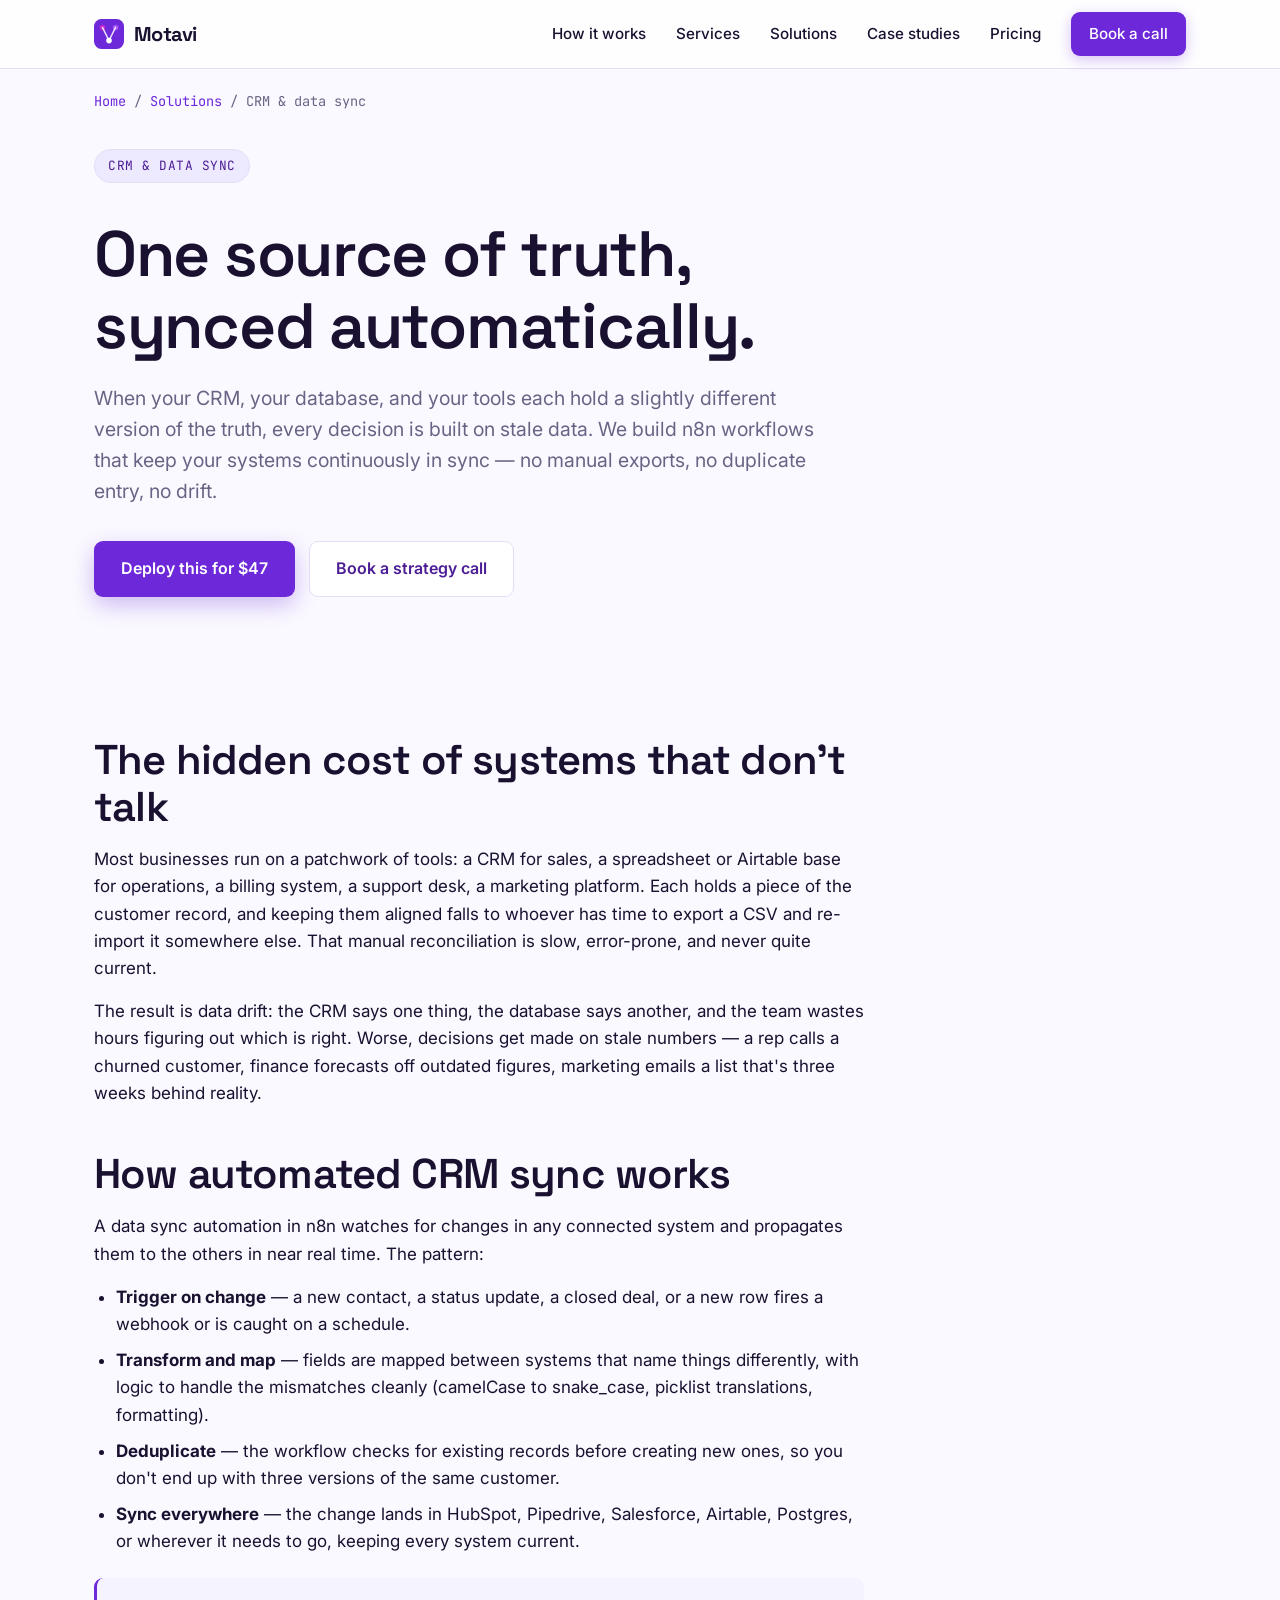
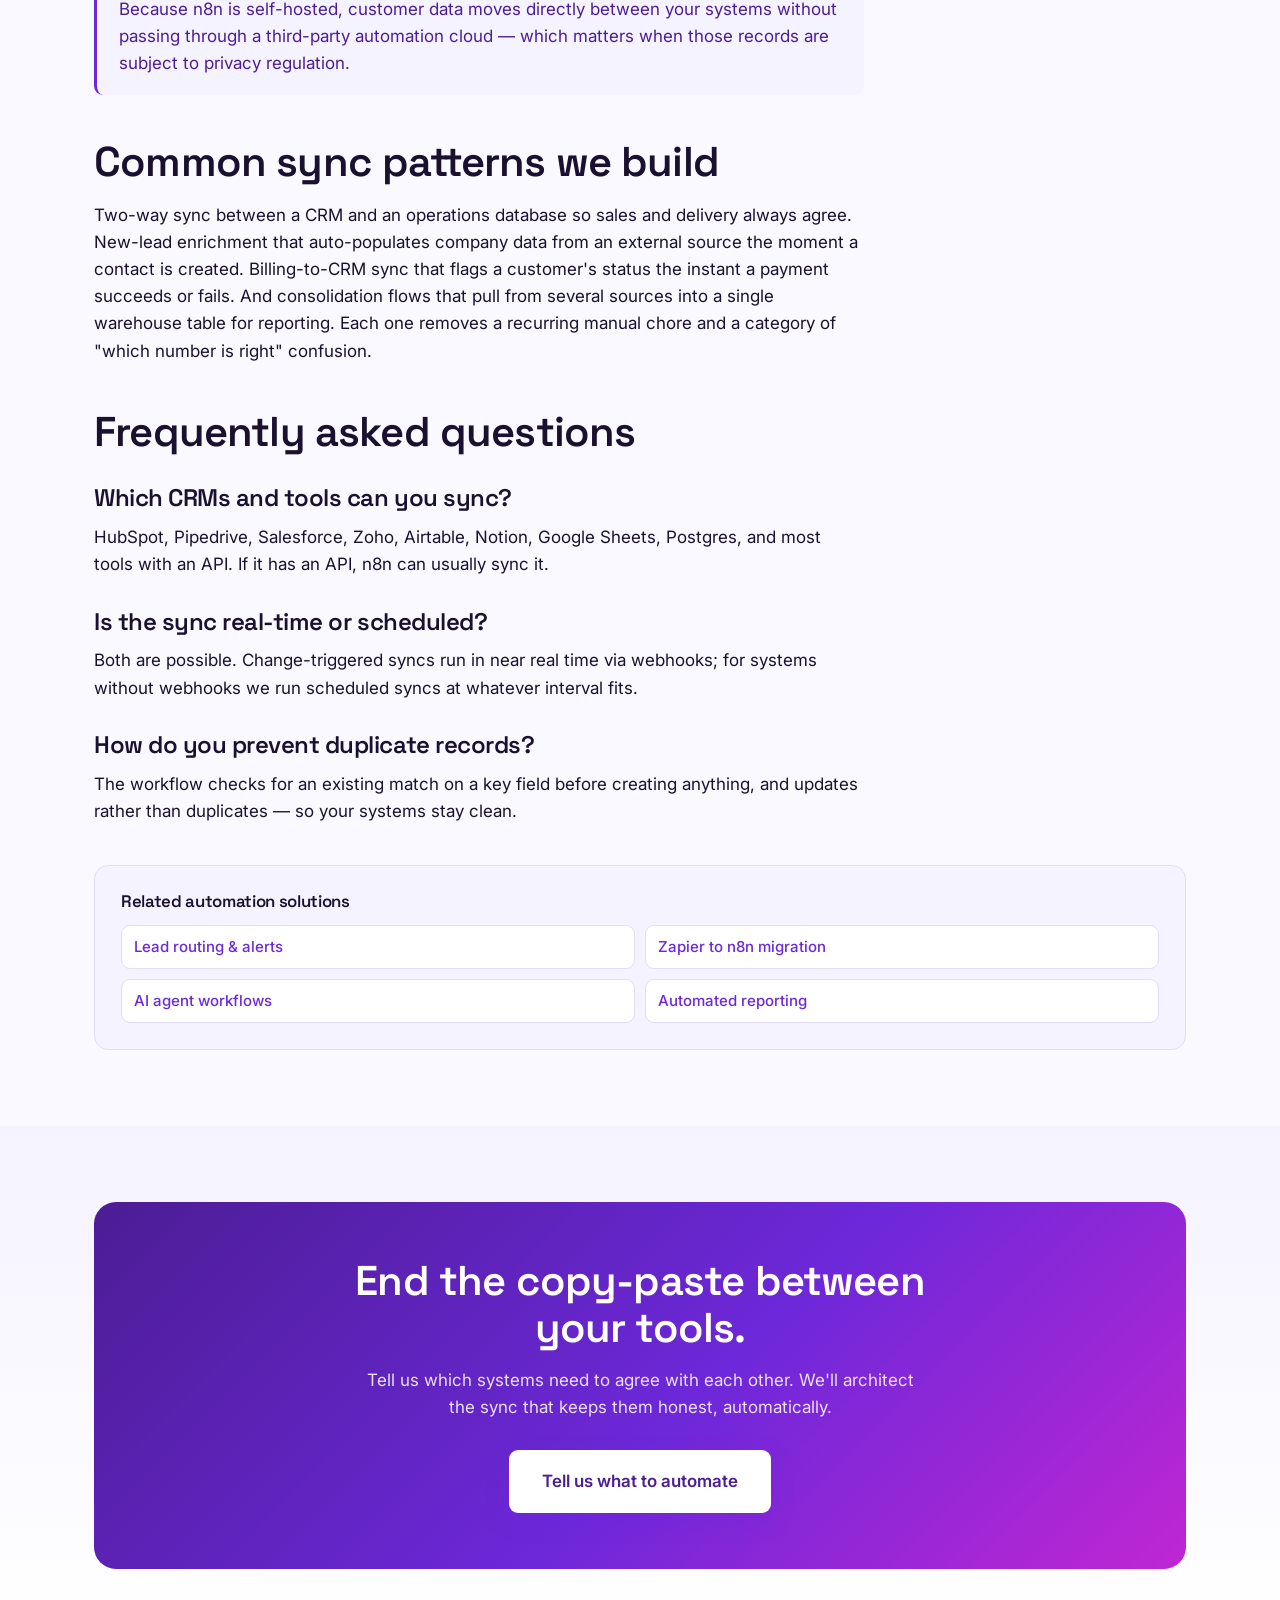
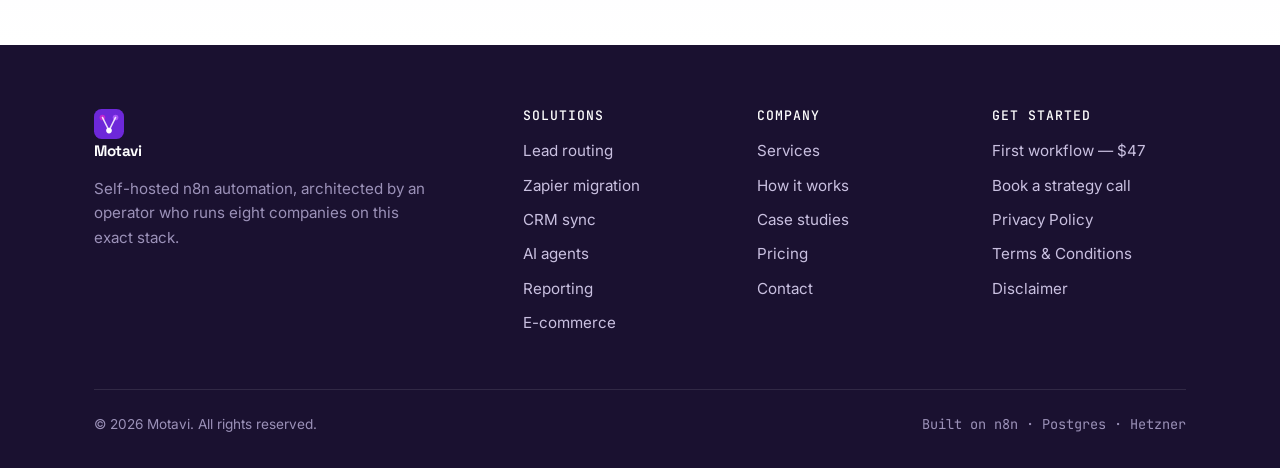
<file: solutions/crm-data-sync.html>
<!DOCTYPE html>
<html lang="en">
<head>
<meta charset="UTF-8">
<meta name="viewport" content="width=device-width, initial-scale=1.0">
<title>CRM & Data Sync Automation with n8n | Kill Manual Exports — Motavi</title>
<meta name="description" content="Keep HubSpot, Pipedrive, Salesforce, Airtable, and your databases in sync automatically with self-hosted n8n. No more stale records, duplicate entry, or manual CSV exports between tools.">
<link rel="canonical" href="https://motavi.com/solutions/crm-data-sync.html">
<link rel="icon" type="image/svg+xml" href="/favicon.svg">
<link rel="apple-touch-icon" href="/favicon.svg">
<meta property="og:image" content="https://motavi.com/og-image.png">
<meta name="twitter:card" content="summary_large_image">

<meta property="og:title" content="CRM & Data Sync Automation with n8n | Kill Manual Exports — Motavi">
<meta property="og:description" content="Keep HubSpot, Pipedrive, Salesforce, Airtable, and your databases in sync automatically with self-hosted n8n. No more stale records, duplicate entry, or manual CSV exports between tools.">
<meta property="og:type" content="article">
<link rel="preconnect" href="https://fonts.googleapis.com">
<link rel="preconnect" href="https://fonts.gstatic.com" crossorigin>
<link href="https://fonts.googleapis.com/css2?family=Space+Grotesk:wght@500;600;700&family=Inter:wght@400;500;600&family=JetBrains+Mono:wght@400;500&display=swap" rel="stylesheet">
<link rel="stylesheet" href="/styles.css">
<script type="application/ld+json">
{
  "@context": "https://schema.org",
  "@type": "Service",
  "name": "CRM &amp; Data Sync Automation",
  "provider": { "@type": "ProfessionalService", "name": "Motavi", "url": "https://motavi.com" },
  "serviceType": "CRM and data synchronization",
  "description": "Keep HubSpot, Pipedrive, Salesforce, Airtable, and your databases in sync automatically with self-hosted n8n. No more stale records, duplicate entry, or manual CSV exports between tools.",
  "areaServed": ["Thailand","Singapore","United States","United Kingdom","Europe"]
}
</script>
<script type="application/ld+json">
{
  "@context": "https://schema.org",
  "@type": "FAQPage",
  "mainEntity": [{"@type":"Question","name":"Which CRMs and tools can you sync?","acceptedAnswer":{"@type":"Answer","text":"HubSpot, Pipedrive, Salesforce, Zoho, Airtable, Notion, Google Sheets, Postgres, and most tools with an API. If it has an API, n8n can usually sync it."}},{"@type":"Question","name":"Is the sync real-time or scheduled?","acceptedAnswer":{"@type":"Answer","text":"Both are possible. Change-triggered syncs run in near real time via webhooks; for systems without webhooks we run scheduled syncs at whatever interval fits."}},{"@type":"Question","name":"How do you prevent duplicate records?","acceptedAnswer":{"@type":"Answer","text":"The workflow checks for an existing match on a key field before creating anything, and updates rather than duplicates — so your systems stay clean."}}]
}
</script>
<!-- Analytics (consent-gated). Replace placeholders, then they fire. -->
<script>
(function(){
  // Flip to true once you have consent (or wire to a cookie banner).
  var ANALYTICS_CONSENT = true;
  var GA4_ID = "G-XXXXXXXXXX";        // <-- replace with your GA4 Measurement ID
  var CLARITY_ID = "xxxxxxxxxx";       // <-- replace with your Microsoft Clarity project ID
  if(!ANALYTICS_CONSENT) return;

  // GA4
  if(GA4_ID && GA4_ID.indexOf("XXXX")===-1){
    var s=document.createElement("script");
    s.async=true; s.src="https://www.googletagmanager.com/gtag/js?id="+GA4_ID;
    document.head.appendChild(s);
    window.dataLayer=window.dataLayer||[];
    function gtag(){dataLayer.push(arguments);}
    gtag("js", new Date()); gtag("config", GA4_ID);
  }
  // Microsoft Clarity
  if(CLARITY_ID && CLARITY_ID.indexOf("xxxx")===-1){
    (function(c,l,a,r,i,t,y){c[a]=c[a]||function(){(c[a].q=c[a].q||[]).push(arguments)};
    t=l.createElement(r);t.async=1;t.src="https://www.clarity.ms/tag/"+i;
    y=l.getElementsByTagName(r)[0];y.parentNode.insertBefore(t,y);})(window,document,"clarity","script",CLARITY_ID);
  }
})();
</script>
</head>
<body>
<header class="site-header">
  <div class="wrap nav">
    <a href="/" class="brand">
      <svg class="brand-mark" width="30" height="30" viewBox="0 0 32 32" fill="none"><rect width="32" height="32" rx="8" fill="#6d28d9"/><circle cx="9" cy="9" r="3" fill="#c026d3"/><circle cx="23" cy="9" r="3" fill="#a855f7"/><circle cx="16" cy="23" r="3" fill="#fff"/><path d="M9 9 L16 23 L23 9" stroke="#fff" stroke-width="1.6" stroke-linecap="round" opacity=".85"/></svg>
      Motavi
    </a>
    <nav class="nav-links" id="navLinks">
      <a href="/#how">How it works</a>
      <a href="/n8n-automation-services.html">Services</a>
      <a href="/#solutions">Solutions</a>
      <a href="/case-studies/">Case studies</a>
      <a href="/#pricing">Pricing</a>
      <a href="javascript:void(0)" data-cal-namespace="strategy" data-cal-link="automate/strategy-call" data-cal-config='{"layout":"month_view","theme":"light"}' class="nav-cta">Book a call</a>
    </nav>
    <button class="nav-toggle" id="navToggle" aria-label="Menu"><svg width="26" height="26" viewBox="0 0 24 24" fill="none" stroke="#1a1130" stroke-width="2"><path d="M3 6h18M3 12h18M3 18h18"/></svg></button>
  </div>
</header>

<div class="wrap"><nav class="crumb"><a href="/">Home</a> <span>/</span> <a href="/#solutions">Solutions</a> <span>/</span> CRM &amp; data sync</nav></div>

<section style="padding-top:36px;">
  <div class="wrap">
    <span class="eyebrow">CRM &amp; data sync</span>
    <h1 style="max-width:18ch; margin:14px 0 20px;">One source of truth, synced automatically.</h1>
    <p class="hero-sub" style="max-width:60ch;">When your CRM, your database, and your tools each hold a slightly different version of the truth, every decision is built on stale data. We build n8n workflows that keep your systems continuously in sync — no manual exports, no duplicate entry, no drift.</p>
    <div class="hero-actions" style="margin-top:26px;">
      <a href="/#pricing" class="btn btn-primary">Deploy this for $47</a>
      <a href="javascript:void(0)" data-cal-namespace="strategy" data-cal-link="automate/strategy-call" data-cal-config='{"layout":"month_view","theme":"light"}' class="btn btn-ghost">Book a strategy call</a>
    </div>
  </div>
</section>

<section style="padding-top:20px;">
  <div class="wrap">
    <article class="prose">
<h2>The hidden cost of systems that don't talk</h2>
<p>Most businesses run on a patchwork of tools: a CRM for sales, a spreadsheet or Airtable base for operations, a billing system, a support desk, a marketing platform. Each holds a piece of the customer record, and keeping them aligned falls to whoever has time to export a CSV and re-import it somewhere else. That manual reconciliation is slow, error-prone, and never quite current.</p>
<p>The result is data drift: the CRM says one thing, the database says another, and the team wastes hours figuring out which is right. Worse, decisions get made on stale numbers — a rep calls a churned customer, finance forecasts off outdated figures, marketing emails a list that's three weeks behind reality.</p>

<h2>How automated CRM sync works</h2>
<p>A data sync automation in n8n watches for changes in any connected system and propagates them to the others in near real time. The pattern:</p>
<ul>
<li><strong>Trigger on change</strong> — a new contact, a status update, a closed deal, or a new row fires a webhook or is caught on a schedule.</li>
<li><strong>Transform and map</strong> — fields are mapped between systems that name things differently, with logic to handle the mismatches cleanly (camelCase to snake_case, picklist translations, formatting).</li>
<li><strong>Deduplicate</strong> — the workflow checks for existing records before creating new ones, so you don't end up with three versions of the same customer.</li>
<li><strong>Sync everywhere</strong> — the change lands in HubSpot, Pipedrive, Salesforce, Airtable, Postgres, or wherever it needs to go, keeping every system current.</li>
</ul>
<div class="callout"><p>Because n8n is self-hosted, customer data moves directly between your systems without passing through a third-party automation cloud — which matters when those records are subject to privacy regulation.</p></div>

<h2>Common sync patterns we build</h2>
<p>Two-way sync between a CRM and an operations database so sales and delivery always agree. New-lead enrichment that auto-populates company data from an external source the moment a contact is created. Billing-to-CRM sync that flags a customer's status the instant a payment succeeds or fails. And consolidation flows that pull from several sources into a single warehouse table for reporting. Each one removes a recurring manual chore and a category of "which number is right" confusion.</p>

      <h2>Frequently asked questions</h2>
      <h3>Which CRMs and tools can you sync?</h3>
      <p>HubSpot, Pipedrive, Salesforce, Zoho, Airtable, Notion, Google Sheets, Postgres, and most tools with an API. If it has an API, n8n can usually sync it.</p>
      <h3>Is the sync real-time or scheduled?</h3>
      <p>Both are possible. Change-triggered syncs run in near real time via webhooks; for systems without webhooks we run scheduled syncs at whatever interval fits.</p>
      <h3>How do you prevent duplicate records?</h3>
      <p>The workflow checks for an existing match on a key field before creating anything, and updates rather than duplicates — so your systems stay clean.</p>

    </article>

    <div class="related">
      <h4>Related automation solutions</h4>
      <div class="related-links">
        <a href="/solutions/lead-routing-automation.html">Lead routing &amp; alerts</a>
        <a href="/solutions/zapier-to-n8n-migration.html">Zapier to n8n migration</a>
        <a href="/solutions/ai-agent-workflows.html">AI agent workflows</a>
        <a href="/solutions/automated-reporting.html">Automated reporting</a>
      </div>
    </div>
  </div>
</section>

<section class="bg-lilac">
  <div class="wrap">
    <div class="cta-band">
      <h2>End the copy-paste between your tools.</h2>
      <p>Tell us which systems need to agree with each other. We'll architect the sync that keeps them honest, automatically.</p>
      <a href="/#contact" class="btn btn-primary btn-lg">Tell us what to automate</a>
    </div>
  </div>
</section>

<footer class="site-footer">
  <div class="wrap">
    <div class="footer-grid">
      <div class="footer-brand">
        <a href="/" class="brand" style="color:#fff;"><svg class="brand-mark" width="30" height="30" viewBox="0 0 32 32" fill="none"><rect width="32" height="32" rx="8" fill="#6d28d9"/><circle cx="9" cy="9" r="3" fill="#c026d3"/><circle cx="23" cy="9" r="3" fill="#a855f7"/><circle cx="16" cy="23" r="3" fill="#fff"/><path d="M9 9 L16 23 L23 9" stroke="#fff" stroke-width="1.6" stroke-linecap="round" opacity=".85"/></svg> Motavi</a>
        <p>Self-hosted n8n automation, architected by an operator who runs eight companies on this exact stack.</p>
      </div>
      <div><h4>Solutions</h4>
        <a href="/solutions/lead-routing-automation.html">Lead routing</a>
        <a href="/solutions/zapier-to-n8n-migration.html">Zapier migration</a>
        <a href="/solutions/crm-data-sync.html">CRM sync</a>
        <a href="/solutions/ai-agent-workflows.html">AI agents</a>
        <a href="/solutions/automated-reporting.html">Reporting</a>
        <a href="/solutions/ecommerce-automation.html">E-commerce</a>
      </div>
      <div><h4>Company</h4>
        <a href="/n8n-automation-services.html">Services</a>
        <a href="/#how">How it works</a>
        <a href="/case-studies/">Case studies</a>
        <a href="/#pricing">Pricing</a>
        <a href="/#contact">Contact</a>
      </div>
      <div><h4>Get started</h4>
        <a href="/#pricing">First workflow — $47</a>
        <a href="javascript:void(0)" data-cal-namespace="strategy" data-cal-link="automate/strategy-call" data-cal-config='{"layout":"month_view","theme":"light"}'>Book a strategy call</a>
      
        <a href="/privacy.html">Privacy Policy</a>
        <a href="/terms.html">Terms &amp; Conditions</a>
        <a href="/disclaimer.html">Disclaimer</a>
      </div>
    </div>
    <div class="footer-bottom"><span>© 2026 Motavi. All rights reserved.</span><span class="mono">Built on n8n · Postgres · Hetzner</span></div>
  </div>
</footer>
<script>
document.getElementById('navToggle').addEventListener('click',function(){document.getElementById('navLinks').classList.toggle('open');});
</script>
<!-- Cal.com popup embed -->
<script type="text/javascript">
(function (C, A, L) { let p = function (a, ar) { a.q.push(ar); }; let d = C.document; C.Cal = C.Cal || function () { let cal = C.Cal; let ar = arguments; if (!cal.loaded) { cal.ns = {}; cal.q = cal.q || []; d.head.appendChild(d.createElement("script")).src = A; cal.loaded = true; } if (ar[0] === L) { const api = function () { p(api, arguments); }; const namespace = ar[1]; api.q = api.q || []; if(typeof namespace === "string"){cal.ns[namespace] = cal.ns[namespace] || api;p(cal.ns[namespace], ar);p(cal, ["initNamespace", namespace]);} else p(cal, ar); return;} p(cal, ar); }; })(window, "https://cal.motavi.com/embed/embed.js", "init");
Cal("init", "strategy", {origin:"https://cal.motavi.com"});
Cal.ns.strategy("ui", {"theme":"light","cssVarsPerTheme":{"light":{"cal-brand":"#6d28d9"}},"hideEventTypeDetails":false,"layout":"month_view"});
</script>
</body>
</html>
</file>
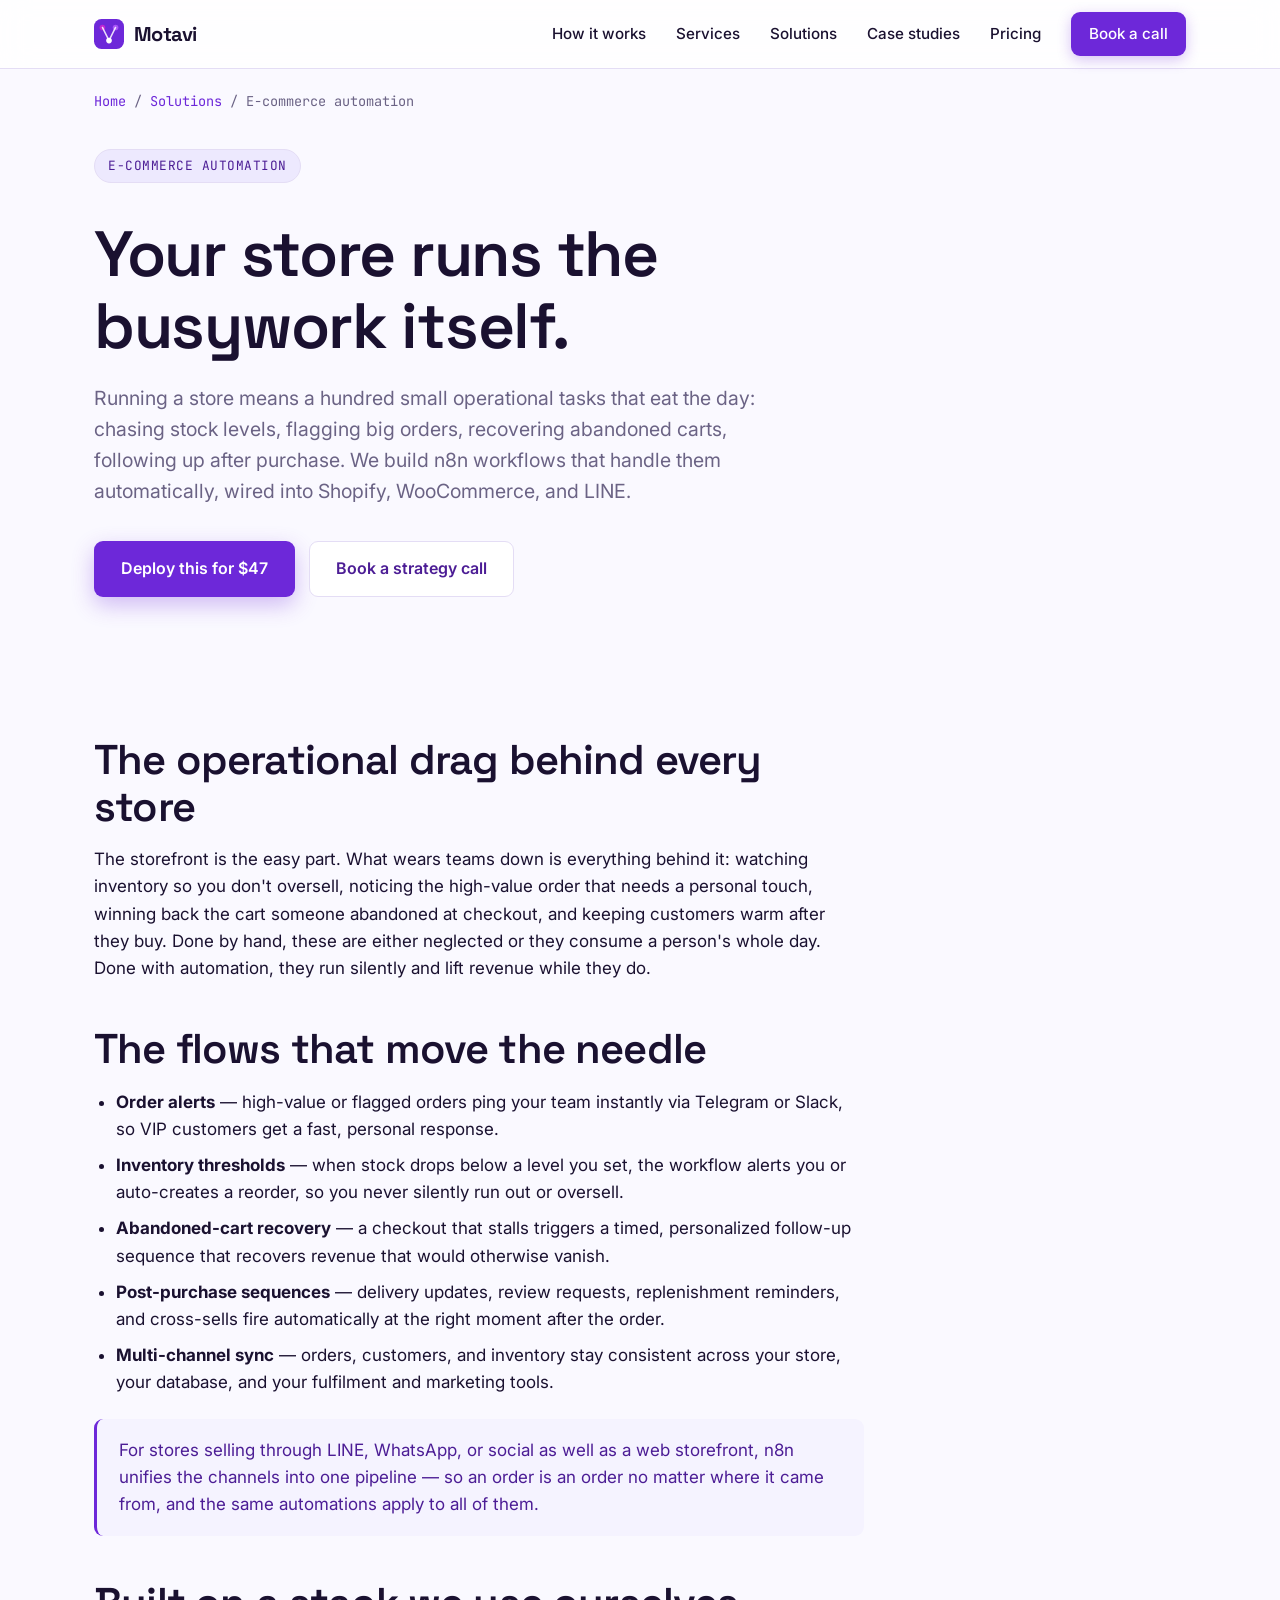
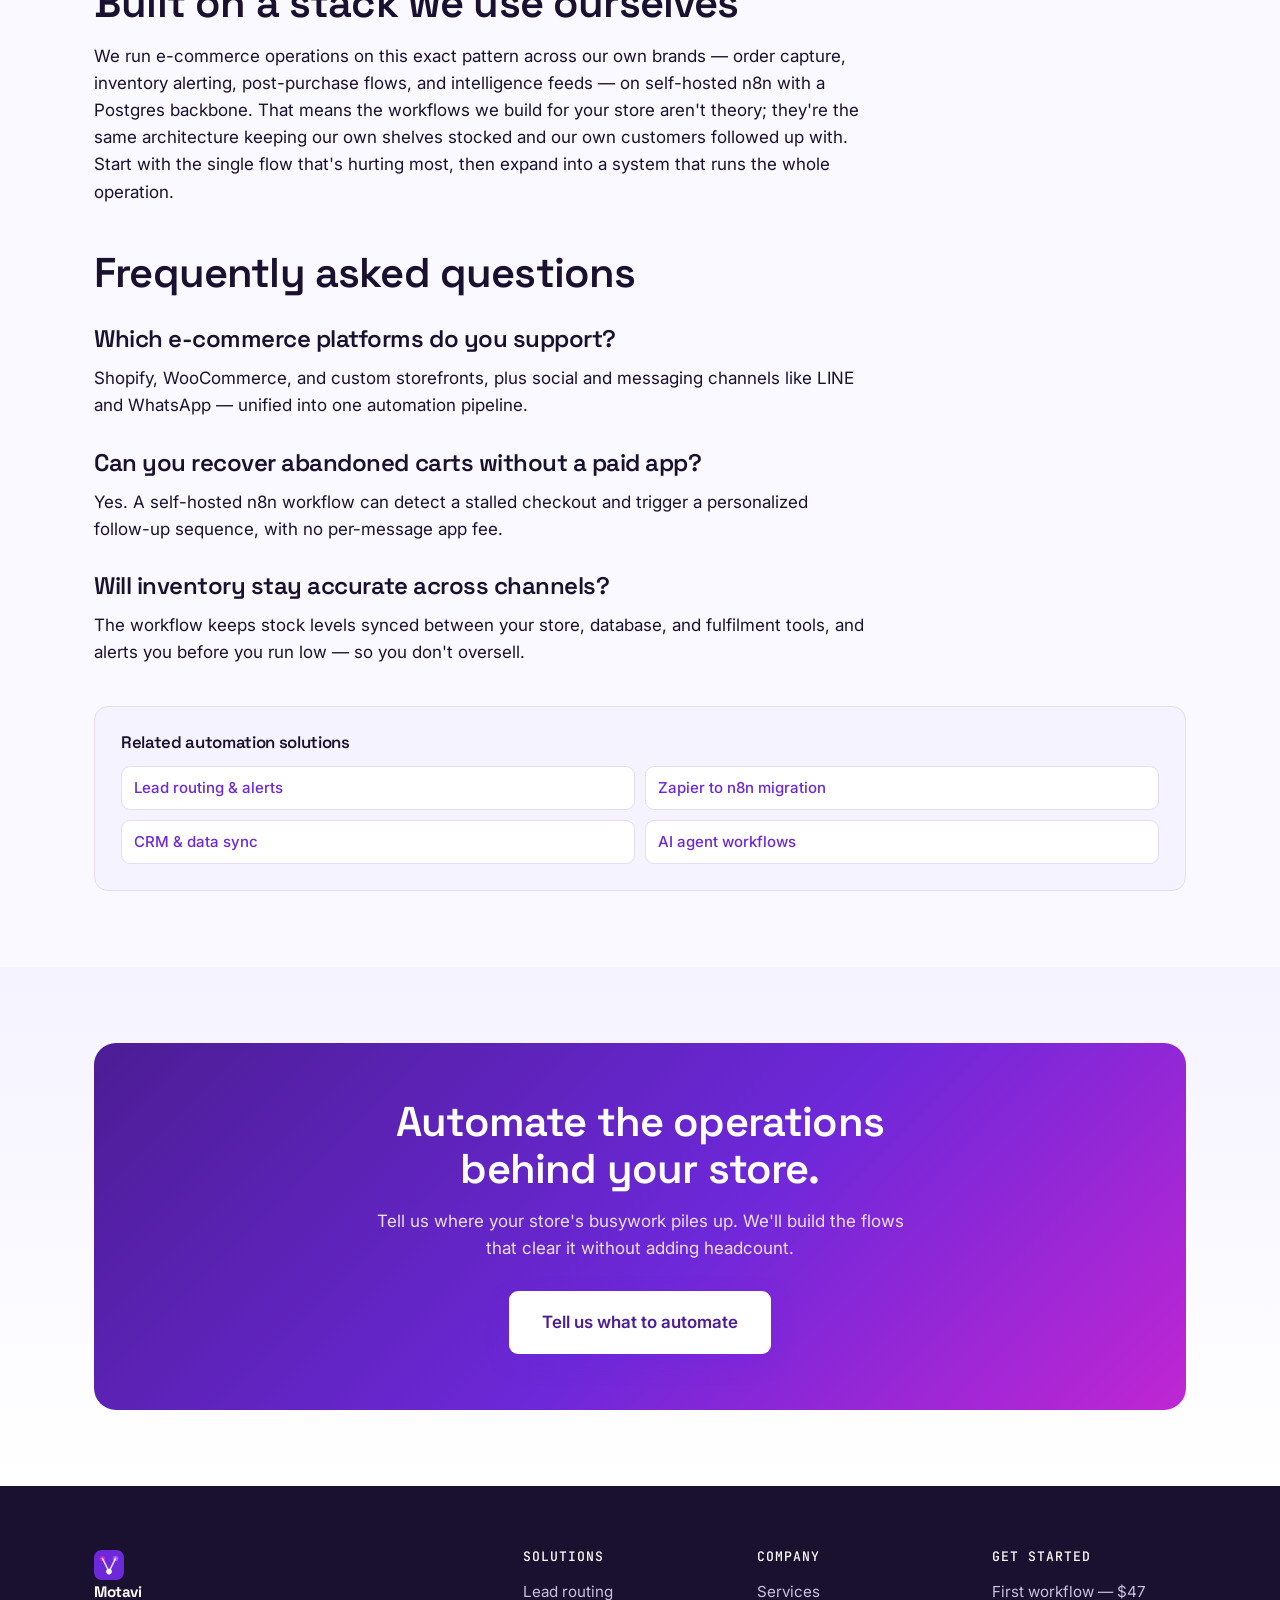
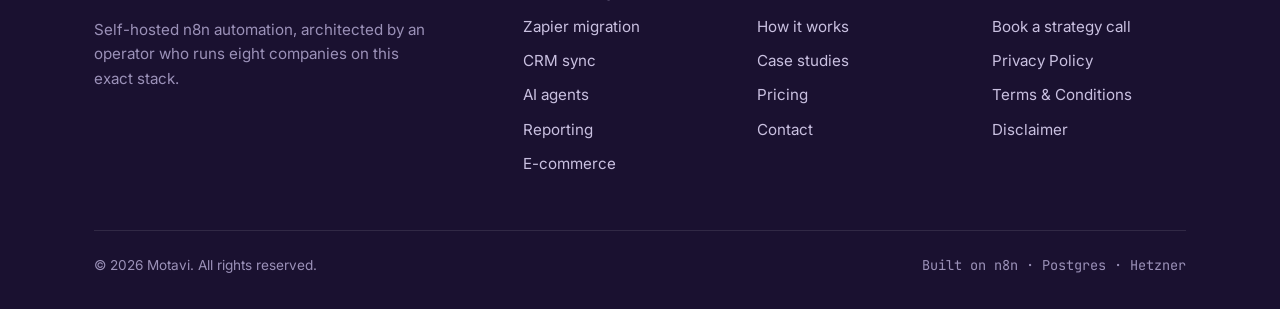
<file: solutions/ecommerce-automation.html>
<!DOCTYPE html>
<html lang="en">
<head>
<meta charset="UTF-8">
<meta name="viewport" content="width=device-width, initial-scale=1.0">
<title>E-commerce Automation with n8n | Order, Inventory & Cart Flows — Motavi</title>
<meta name="description" content="Automate order alerts, inventory thresholds, abandoned-cart recovery, and post-purchase sequences with self-hosted n8n. Wired into Shopify, WooCommerce, and LINE for stores that run themselves.">
<link rel="canonical" href="https://motavi.com/solutions/ecommerce-automation.html">
<link rel="icon" type="image/svg+xml" href="/favicon.svg">
<link rel="apple-touch-icon" href="/favicon.svg">
<meta property="og:image" content="https://motavi.com/og-image.png">
<meta name="twitter:card" content="summary_large_image">

<meta property="og:title" content="E-commerce Automation with n8n | Order, Inventory & Cart Flows — Motavi">
<meta property="og:description" content="Automate order alerts, inventory thresholds, abandoned-cart recovery, and post-purchase sequences with self-hosted n8n. Wired into Shopify, WooCommerce, and LINE for stores that run themselves.">
<meta property="og:type" content="article">
<link rel="preconnect" href="https://fonts.googleapis.com">
<link rel="preconnect" href="https://fonts.gstatic.com" crossorigin>
<link href="https://fonts.googleapis.com/css2?family=Space+Grotesk:wght@500;600;700&family=Inter:wght@400;500;600&family=JetBrains+Mono:wght@400;500&display=swap" rel="stylesheet">
<link rel="stylesheet" href="/styles.css">
<script type="application/ld+json">
{
  "@context": "https://schema.org",
  "@type": "Service",
  "name": "E-commerce Automation",
  "provider": { "@type": "ProfessionalService", "name": "Motavi", "url": "https://motavi.com" },
  "serviceType": "E-commerce automation",
  "description": "Automate order alerts, inventory thresholds, abandoned-cart recovery, and post-purchase sequences with self-hosted n8n. Wired into Shopify, WooCommerce, and LINE for stores that run themselves.",
  "areaServed": ["Thailand","Singapore","United States","United Kingdom","Europe"]
}
</script>
<script type="application/ld+json">
{
  "@context": "https://schema.org",
  "@type": "FAQPage",
  "mainEntity": [{"@type":"Question","name":"Which e-commerce platforms do you support?","acceptedAnswer":{"@type":"Answer","text":"Shopify, WooCommerce, and custom storefronts, plus social and messaging channels like LINE and WhatsApp — unified into one automation pipeline."}},{"@type":"Question","name":"Can you recover abandoned carts without a paid app?","acceptedAnswer":{"@type":"Answer","text":"Yes. A self-hosted n8n workflow can detect a stalled checkout and trigger a personalized follow-up sequence, with no per-message app fee."}},{"@type":"Question","name":"Will inventory stay accurate across channels?","acceptedAnswer":{"@type":"Answer","text":"The workflow keeps stock levels synced between your store, database, and fulfilment tools, and alerts you before you run low — so you don't oversell."}}]
}
</script>
<!-- Analytics (consent-gated). Replace placeholders, then they fire. -->
<script>
(function(){
  // Flip to true once you have consent (or wire to a cookie banner).
  var ANALYTICS_CONSENT = true;
  var GA4_ID = "G-XXXXXXXXXX";        // <-- replace with your GA4 Measurement ID
  var CLARITY_ID = "xxxxxxxxxx";       // <-- replace with your Microsoft Clarity project ID
  if(!ANALYTICS_CONSENT) return;

  // GA4
  if(GA4_ID && GA4_ID.indexOf("XXXX")===-1){
    var s=document.createElement("script");
    s.async=true; s.src="https://www.googletagmanager.com/gtag/js?id="+GA4_ID;
    document.head.appendChild(s);
    window.dataLayer=window.dataLayer||[];
    function gtag(){dataLayer.push(arguments);}
    gtag("js", new Date()); gtag("config", GA4_ID);
  }
  // Microsoft Clarity
  if(CLARITY_ID && CLARITY_ID.indexOf("xxxx")===-1){
    (function(c,l,a,r,i,t,y){c[a]=c[a]||function(){(c[a].q=c[a].q||[]).push(arguments)};
    t=l.createElement(r);t.async=1;t.src="https://www.clarity.ms/tag/"+i;
    y=l.getElementsByTagName(r)[0];y.parentNode.insertBefore(t,y);})(window,document,"clarity","script",CLARITY_ID);
  }
})();
</script>
</head>
<body>
<header class="site-header">
  <div class="wrap nav">
    <a href="/" class="brand">
      <svg class="brand-mark" width="30" height="30" viewBox="0 0 32 32" fill="none"><rect width="32" height="32" rx="8" fill="#6d28d9"/><circle cx="9" cy="9" r="3" fill="#c026d3"/><circle cx="23" cy="9" r="3" fill="#a855f7"/><circle cx="16" cy="23" r="3" fill="#fff"/><path d="M9 9 L16 23 L23 9" stroke="#fff" stroke-width="1.6" stroke-linecap="round" opacity=".85"/></svg>
      Motavi
    </a>
    <nav class="nav-links" id="navLinks">
      <a href="/#how">How it works</a>
      <a href="/n8n-automation-services.html">Services</a>
      <a href="/#solutions">Solutions</a>
      <a href="/case-studies/">Case studies</a>
      <a href="/#pricing">Pricing</a>
      <a href="javascript:void(0)" data-cal-namespace="strategy" data-cal-link="automate/strategy-call" data-cal-config='{"layout":"month_view","theme":"light"}' class="nav-cta">Book a call</a>
    </nav>
    <button class="nav-toggle" id="navToggle" aria-label="Menu"><svg width="26" height="26" viewBox="0 0 24 24" fill="none" stroke="#1a1130" stroke-width="2"><path d="M3 6h18M3 12h18M3 18h18"/></svg></button>
  </div>
</header>

<div class="wrap"><nav class="crumb"><a href="/">Home</a> <span>/</span> <a href="/#solutions">Solutions</a> <span>/</span> E-commerce automation</nav></div>

<section style="padding-top:36px;">
  <div class="wrap">
    <span class="eyebrow">E-commerce automation</span>
    <h1 style="max-width:18ch; margin:14px 0 20px;">Your store runs the busywork itself.</h1>
    <p class="hero-sub" style="max-width:60ch;">Running a store means a hundred small operational tasks that eat the day: chasing stock levels, flagging big orders, recovering abandoned carts, following up after purchase. We build n8n workflows that handle them automatically, wired into Shopify, WooCommerce, and LINE.</p>
    <div class="hero-actions" style="margin-top:26px;">
      <a href="/#pricing" class="btn btn-primary">Deploy this for $47</a>
      <a href="javascript:void(0)" data-cal-namespace="strategy" data-cal-link="automate/strategy-call" data-cal-config='{"layout":"month_view","theme":"light"}' class="btn btn-ghost">Book a strategy call</a>
    </div>
  </div>
</section>

<section style="padding-top:20px;">
  <div class="wrap">
    <article class="prose">
<h2>The operational drag behind every store</h2>
<p>The storefront is the easy part. What wears teams down is everything behind it: watching inventory so you don't oversell, noticing the high-value order that needs a personal touch, winning back the cart someone abandoned at checkout, and keeping customers warm after they buy. Done by hand, these are either neglected or they consume a person's whole day. Done with automation, they run silently and lift revenue while they do.</p>

<h2>The flows that move the needle</h2>
<ul>
<li><strong>Order alerts</strong> — high-value or flagged orders ping your team instantly via Telegram or Slack, so VIP customers get a fast, personal response.</li>
<li><strong>Inventory thresholds</strong> — when stock drops below a level you set, the workflow alerts you or auto-creates a reorder, so you never silently run out or oversell.</li>
<li><strong>Abandoned-cart recovery</strong> — a checkout that stalls triggers a timed, personalized follow-up sequence that recovers revenue that would otherwise vanish.</li>
<li><strong>Post-purchase sequences</strong> — delivery updates, review requests, replenishment reminders, and cross-sells fire automatically at the right moment after the order.</li>
<li><strong>Multi-channel sync</strong> — orders, customers, and inventory stay consistent across your store, your database, and your fulfilment and marketing tools.</li>
</ul>
<div class="callout"><p>For stores selling through LINE, WhatsApp, or social as well as a web storefront, n8n unifies the channels into one pipeline — so an order is an order no matter where it came from, and the same automations apply to all of them.</p></div>

<h2>Built on a stack we use ourselves</h2>
<p>We run e-commerce operations on this exact pattern across our own brands — order capture, inventory alerting, post-purchase flows, and intelligence feeds — on self-hosted n8n with a Postgres backbone. That means the workflows we build for your store aren't theory; they're the same architecture keeping our own shelves stocked and our own customers followed up with. Start with the single flow that's hurting most, then expand into a system that runs the whole operation.</p>

      <h2>Frequently asked questions</h2>
      <h3>Which e-commerce platforms do you support?</h3>
      <p>Shopify, WooCommerce, and custom storefronts, plus social and messaging channels like LINE and WhatsApp — unified into one automation pipeline.</p>
      <h3>Can you recover abandoned carts without a paid app?</h3>
      <p>Yes. A self-hosted n8n workflow can detect a stalled checkout and trigger a personalized follow-up sequence, with no per-message app fee.</p>
      <h3>Will inventory stay accurate across channels?</h3>
      <p>The workflow keeps stock levels synced between your store, database, and fulfilment tools, and alerts you before you run low — so you don't oversell.</p>

    </article>

    <div class="related">
      <h4>Related automation solutions</h4>
      <div class="related-links">
        <a href="/solutions/lead-routing-automation.html">Lead routing &amp; alerts</a>
        <a href="/solutions/zapier-to-n8n-migration.html">Zapier to n8n migration</a>
        <a href="/solutions/crm-data-sync.html">CRM &amp; data sync</a>
        <a href="/solutions/ai-agent-workflows.html">AI agent workflows</a>
      </div>
    </div>
  </div>
</section>

<section class="bg-lilac">
  <div class="wrap">
    <div class="cta-band">
      <h2>Automate the operations behind your store.</h2>
      <p>Tell us where your store's busywork piles up. We'll build the flows that clear it without adding headcount.</p>
      <a href="/#contact" class="btn btn-primary btn-lg">Tell us what to automate</a>
    </div>
  </div>
</section>

<footer class="site-footer">
  <div class="wrap">
    <div class="footer-grid">
      <div class="footer-brand">
        <a href="/" class="brand" style="color:#fff;"><svg class="brand-mark" width="30" height="30" viewBox="0 0 32 32" fill="none"><rect width="32" height="32" rx="8" fill="#6d28d9"/><circle cx="9" cy="9" r="3" fill="#c026d3"/><circle cx="23" cy="9" r="3" fill="#a855f7"/><circle cx="16" cy="23" r="3" fill="#fff"/><path d="M9 9 L16 23 L23 9" stroke="#fff" stroke-width="1.6" stroke-linecap="round" opacity=".85"/></svg> Motavi</a>
        <p>Self-hosted n8n automation, architected by an operator who runs eight companies on this exact stack.</p>
      </div>
      <div><h4>Solutions</h4>
        <a href="/solutions/lead-routing-automation.html">Lead routing</a>
        <a href="/solutions/zapier-to-n8n-migration.html">Zapier migration</a>
        <a href="/solutions/crm-data-sync.html">CRM sync</a>
        <a href="/solutions/ai-agent-workflows.html">AI agents</a>
        <a href="/solutions/automated-reporting.html">Reporting</a>
        <a href="/solutions/ecommerce-automation.html">E-commerce</a>
      </div>
      <div><h4>Company</h4>
        <a href="/n8n-automation-services.html">Services</a>
        <a href="/#how">How it works</a>
        <a href="/case-studies/">Case studies</a>
        <a href="/#pricing">Pricing</a>
        <a href="/#contact">Contact</a>
      </div>
      <div><h4>Get started</h4>
        <a href="/#pricing">First workflow — $47</a>
        <a href="javascript:void(0)" data-cal-namespace="strategy" data-cal-link="automate/strategy-call" data-cal-config='{"layout":"month_view","theme":"light"}'>Book a strategy call</a>
      
        <a href="/privacy.html">Privacy Policy</a>
        <a href="/terms.html">Terms &amp; Conditions</a>
        <a href="/disclaimer.html">Disclaimer</a>
      </div>
    </div>
    <div class="footer-bottom"><span>© 2026 Motavi. All rights reserved.</span><span class="mono">Built on n8n · Postgres · Hetzner</span></div>
  </div>
</footer>
<script>
document.getElementById('navToggle').addEventListener('click',function(){document.getElementById('navLinks').classList.toggle('open');});
</script>
<!-- Cal.com popup embed -->
<script type="text/javascript">
(function (C, A, L) { let p = function (a, ar) { a.q.push(ar); }; let d = C.document; C.Cal = C.Cal || function () { let cal = C.Cal; let ar = arguments; if (!cal.loaded) { cal.ns = {}; cal.q = cal.q || []; d.head.appendChild(d.createElement("script")).src = A; cal.loaded = true; } if (ar[0] === L) { const api = function () { p(api, arguments); }; const namespace = ar[1]; api.q = api.q || []; if(typeof namespace === "string"){cal.ns[namespace] = cal.ns[namespace] || api;p(cal.ns[namespace], ar);p(cal, ["initNamespace", namespace]);} else p(cal, ar); return;} p(cal, ar); }; })(window, "https://cal.motavi.com/embed/embed.js", "init");
Cal("init", "strategy", {origin:"https://cal.motavi.com"});
Cal.ns.strategy("ui", {"theme":"light","cssVarsPerTheme":{"light":{"cal-brand":"#6d28d9"}},"hideEventTypeDetails":false,"layout":"month_view"});
</script>
</body>
</html>
</file>
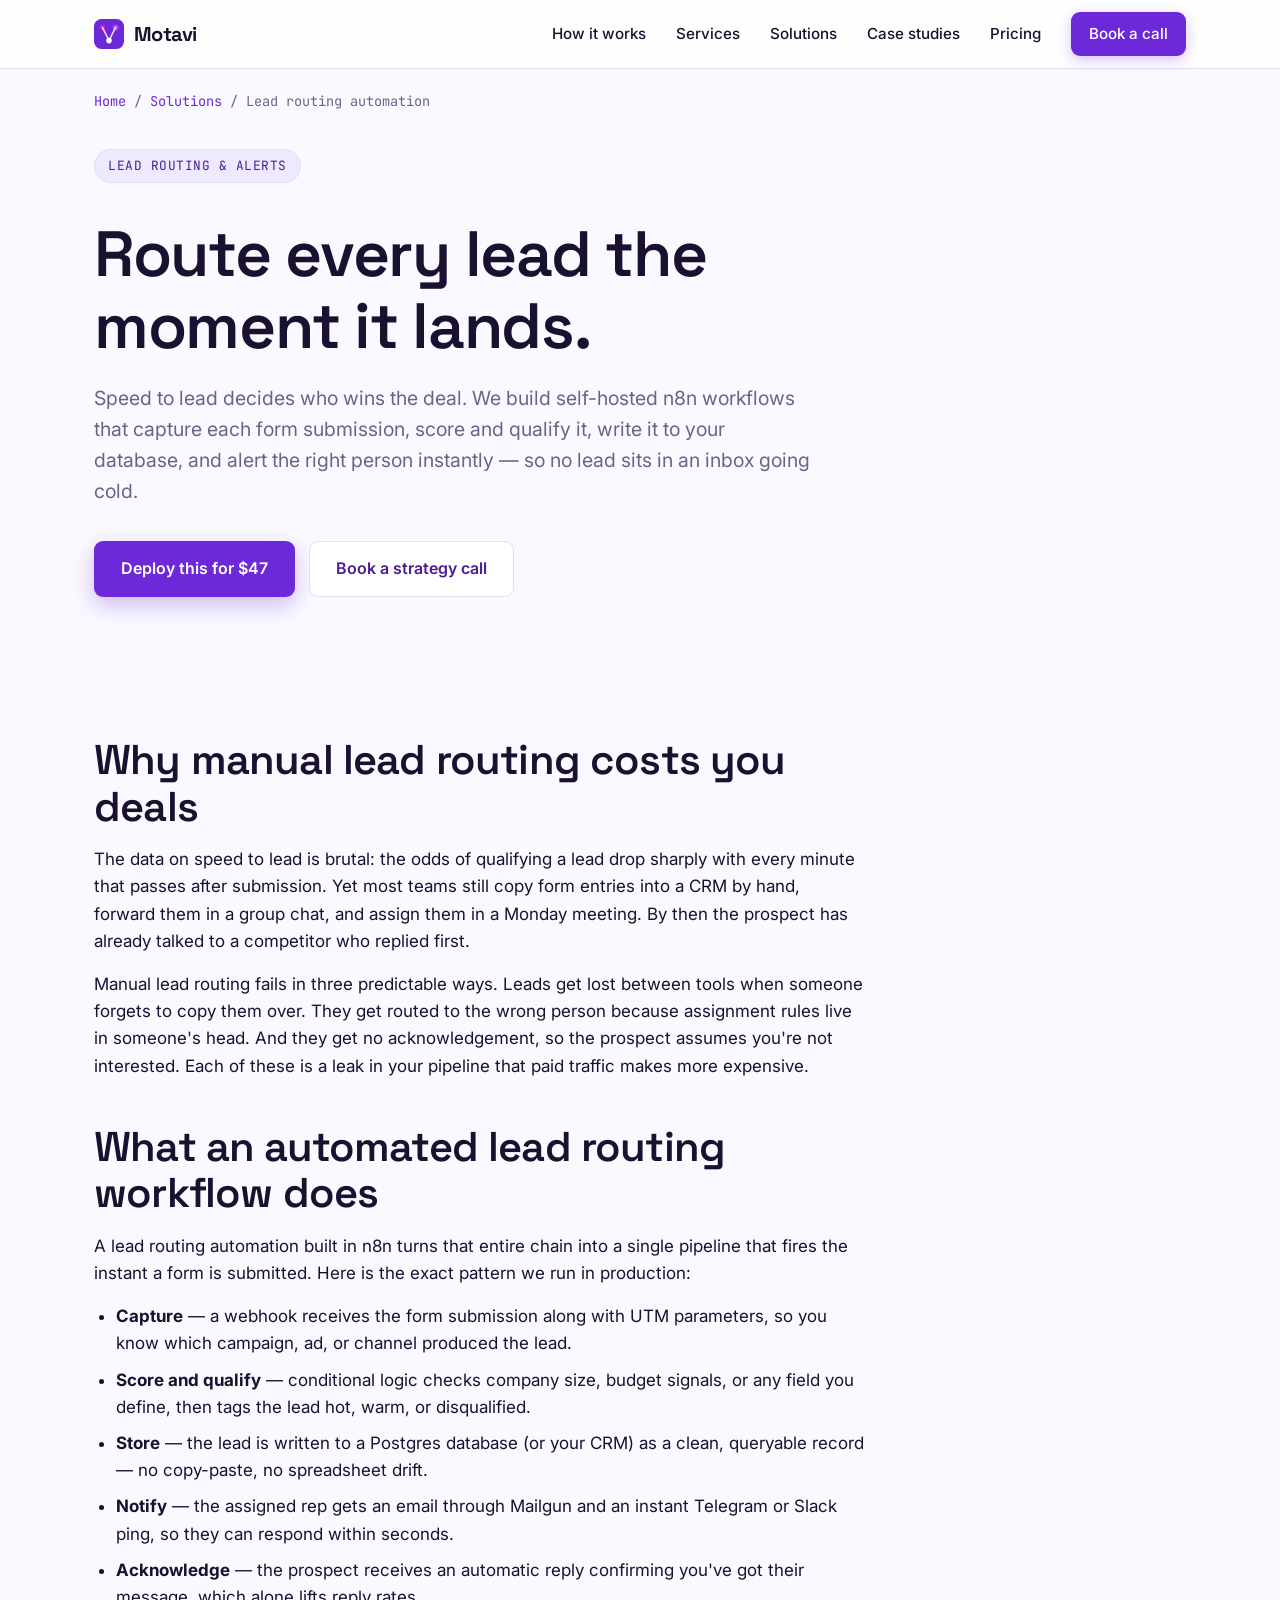
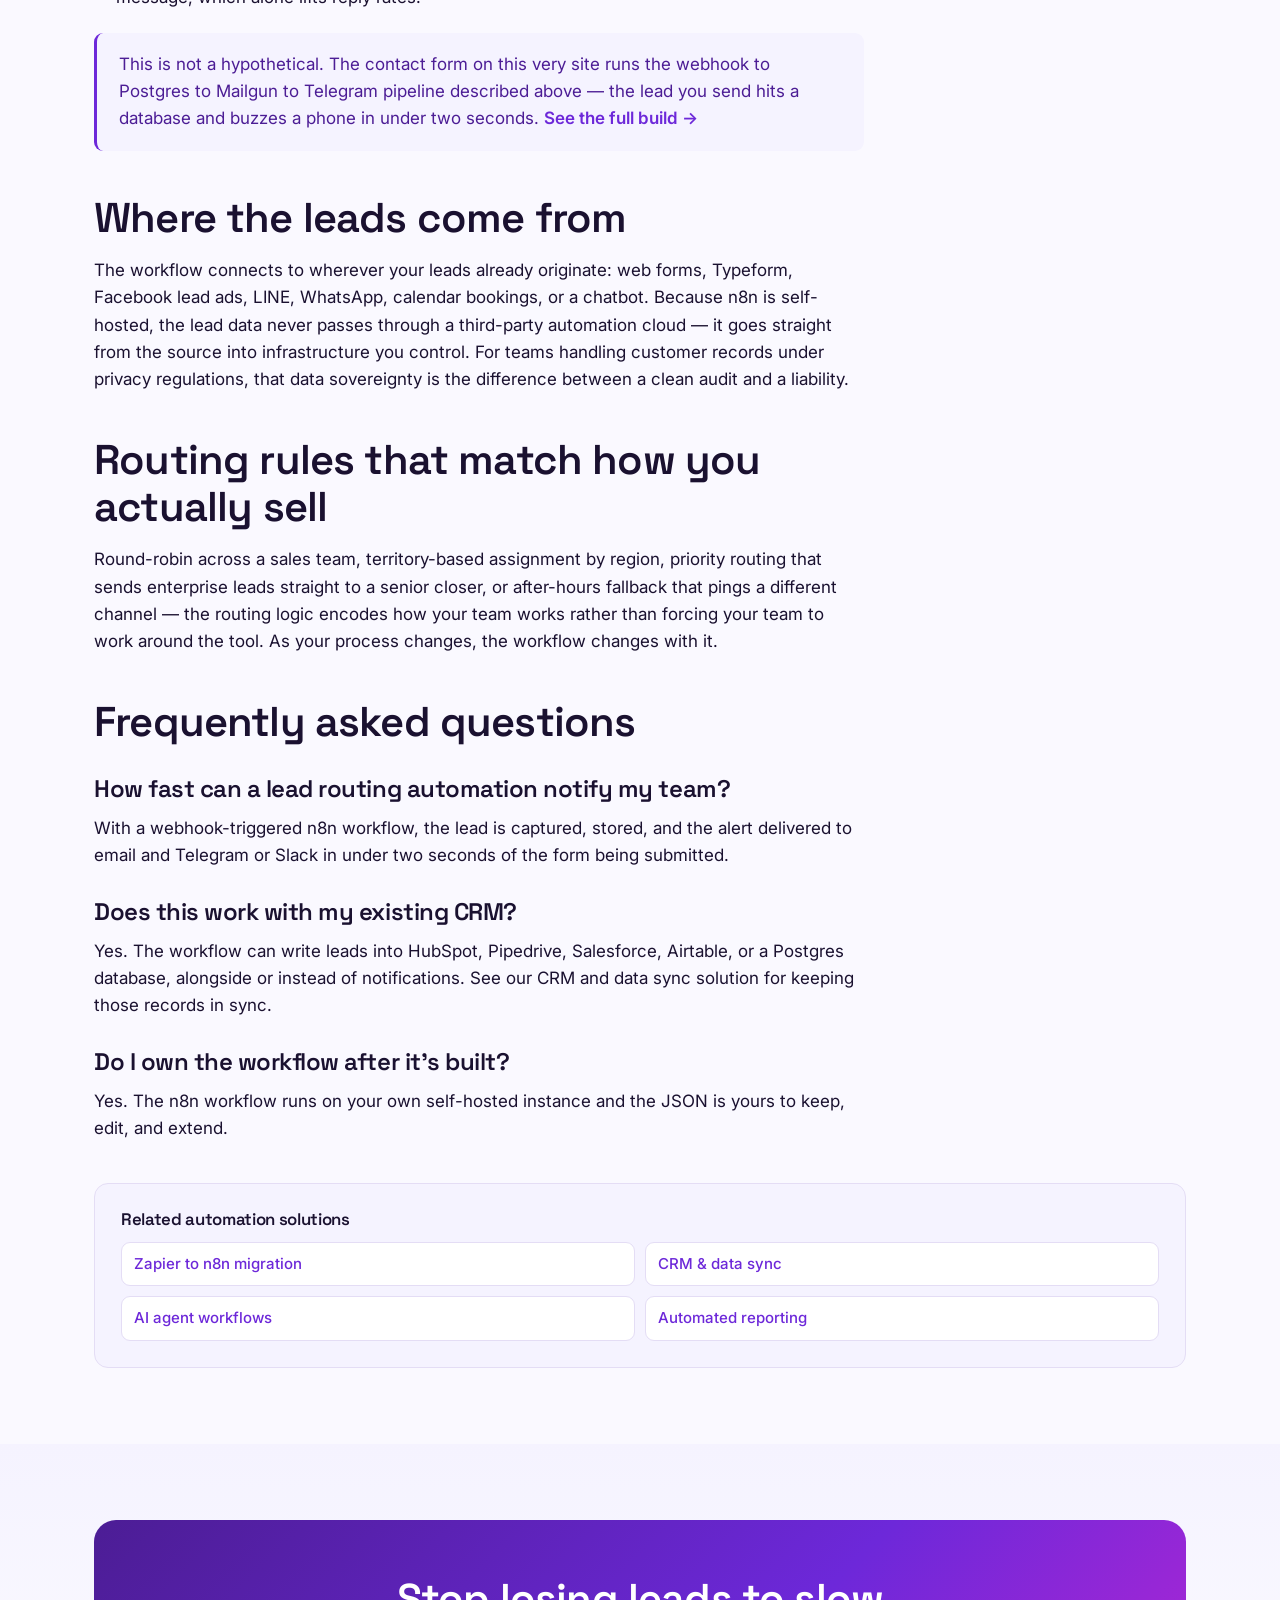
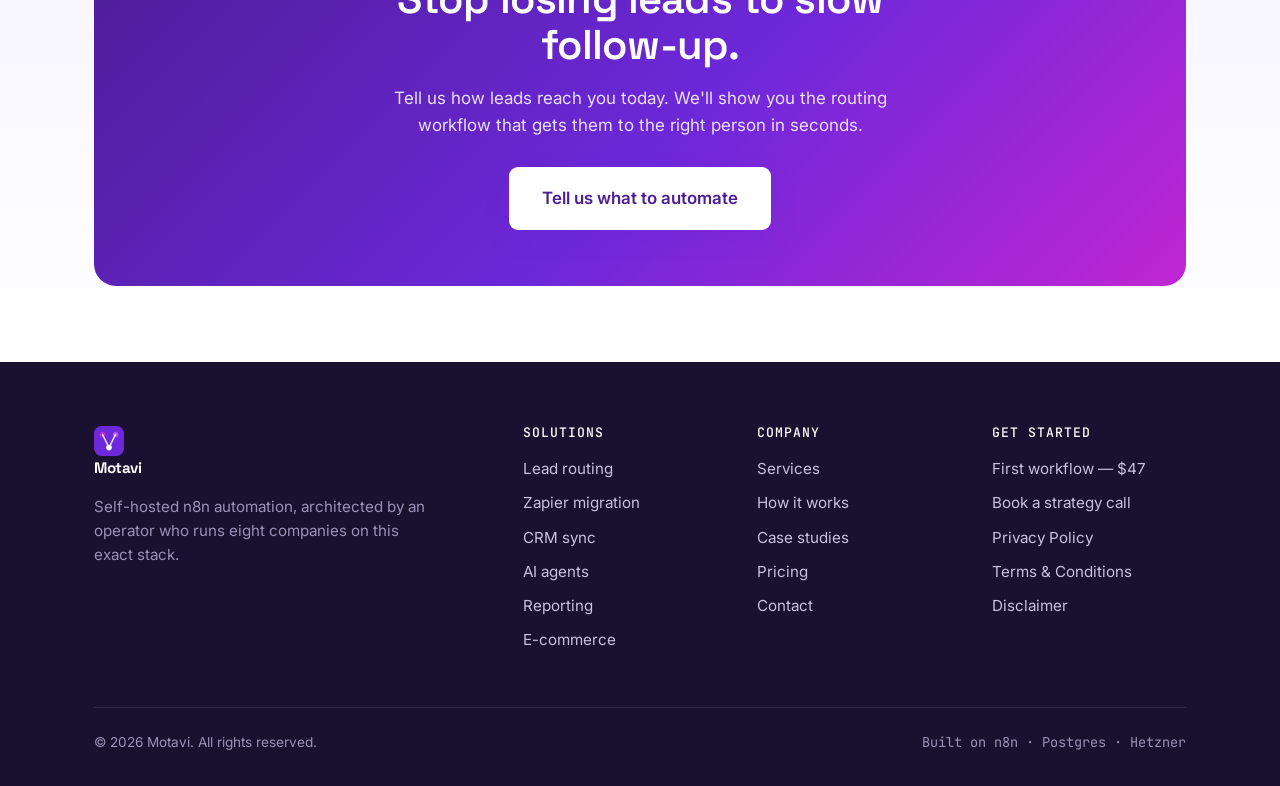
<file: solutions/lead-routing-automation.html>
<!DOCTYPE html>
<html lang="en">
<head>
<meta charset="UTF-8">
<meta name="viewport" content="width=device-width, initial-scale=1.0">
<title>Lead Routing Automation with n8n | Instant Alerts & Scoring — Motavi</title>
<meta name="description" content="Capture, score, and route every lead automatically with self-hosted n8n. Form submission to Postgres, email notification, and instant Telegram or Slack alert in under two seconds. Never lose a lead to slow follow-up.">
<link rel="canonical" href="https://motavi.com/solutions/lead-routing-automation.html">
<link rel="icon" type="image/svg+xml" href="/favicon.svg">
<link rel="apple-touch-icon" href="/favicon.svg">
<meta property="og:image" content="https://motavi.com/og-image.png">
<meta name="twitter:card" content="summary_large_image">

<meta property="og:title" content="Lead Routing Automation with n8n | Instant Alerts & Scoring — Motavi">
<meta property="og:description" content="Capture, score, and route every lead automatically with self-hosted n8n. Form submission to Postgres, email notification, and instant Telegram or Slack alert in under two seconds. Never lose a lead to slow follow-up.">
<meta property="og:type" content="article">
<link rel="preconnect" href="https://fonts.googleapis.com">
<link rel="preconnect" href="https://fonts.gstatic.com" crossorigin>
<link href="https://fonts.googleapis.com/css2?family=Space+Grotesk:wght@500;600;700&family=Inter:wght@400;500;600&family=JetBrains+Mono:wght@400;500&display=swap" rel="stylesheet">
<link rel="stylesheet" href="/styles.css">
<script type="application/ld+json">
{
  "@context": "https://schema.org",
  "@type": "Service",
  "name": "Lead Routing Automation",
  "provider": { "@type": "ProfessionalService", "name": "Motavi", "url": "https://motavi.com" },
  "serviceType": "Lead routing automation",
  "description": "Capture, score, and route every lead automatically with self-hosted n8n. Form submission to Postgres, email notification, and instant Telegram or Slack alert in under two seconds. Never lose a lead to slow follow-up.",
  "areaServed": ["Thailand","Singapore","United States","United Kingdom","Europe"]
}
</script>
<script type="application/ld+json">
{
  "@context": "https://schema.org",
  "@type": "FAQPage",
  "mainEntity": [{"@type":"Question","name":"How fast can a lead routing automation notify my team?","acceptedAnswer":{"@type":"Answer","text":"With a webhook-triggered n8n workflow, the lead is captured, stored, and the alert delivered to email and Telegram or Slack in under two seconds of the form being submitted."}},{"@type":"Question","name":"Does this work with my existing CRM?","acceptedAnswer":{"@type":"Answer","text":"Yes. The workflow can write leads into HubSpot, Pipedrive, Salesforce, Airtable, or a Postgres database, alongside or instead of notifications. See our CRM and data sync solution for keeping those records in sync."}},{"@type":"Question","name":"Do I own the workflow after it's built?","acceptedAnswer":{"@type":"Answer","text":"Yes. The n8n workflow runs on your own self-hosted instance and the JSON is yours to keep, edit, and extend."}}]
}
</script>
<!-- Analytics (consent-gated). Replace placeholders, then they fire. -->
<script>
(function(){
  // Flip to true once you have consent (or wire to a cookie banner).
  var ANALYTICS_CONSENT = true;
  var GA4_ID = "G-XXXXXXXXXX";        // <-- replace with your GA4 Measurement ID
  var CLARITY_ID = "xxxxxxxxxx";       // <-- replace with your Microsoft Clarity project ID
  if(!ANALYTICS_CONSENT) return;

  // GA4
  if(GA4_ID && GA4_ID.indexOf("XXXX")===-1){
    var s=document.createElement("script");
    s.async=true; s.src="https://www.googletagmanager.com/gtag/js?id="+GA4_ID;
    document.head.appendChild(s);
    window.dataLayer=window.dataLayer||[];
    function gtag(){dataLayer.push(arguments);}
    gtag("js", new Date()); gtag("config", GA4_ID);
  }
  // Microsoft Clarity
  if(CLARITY_ID && CLARITY_ID.indexOf("xxxx")===-1){
    (function(c,l,a,r,i,t,y){c[a]=c[a]||function(){(c[a].q=c[a].q||[]).push(arguments)};
    t=l.createElement(r);t.async=1;t.src="https://www.clarity.ms/tag/"+i;
    y=l.getElementsByTagName(r)[0];y.parentNode.insertBefore(t,y);})(window,document,"clarity","script",CLARITY_ID);
  }
})();
</script>
</head>
<body>
<header class="site-header">
  <div class="wrap nav">
    <a href="/" class="brand">
      <svg class="brand-mark" width="30" height="30" viewBox="0 0 32 32" fill="none"><rect width="32" height="32" rx="8" fill="#6d28d9"/><circle cx="9" cy="9" r="3" fill="#c026d3"/><circle cx="23" cy="9" r="3" fill="#a855f7"/><circle cx="16" cy="23" r="3" fill="#fff"/><path d="M9 9 L16 23 L23 9" stroke="#fff" stroke-width="1.6" stroke-linecap="round" opacity=".85"/></svg>
      Motavi
    </a>
    <nav class="nav-links" id="navLinks">
      <a href="/#how">How it works</a>
      <a href="/n8n-automation-services.html">Services</a>
      <a href="/#solutions">Solutions</a>
      <a href="/case-studies/">Case studies</a>
      <a href="/#pricing">Pricing</a>
      <a href="javascript:void(0)" data-cal-namespace="strategy" data-cal-link="automate/strategy-call" data-cal-config='{"layout":"month_view","theme":"light"}' class="nav-cta">Book a call</a>
    </nav>
    <button class="nav-toggle" id="navToggle" aria-label="Menu"><svg width="26" height="26" viewBox="0 0 24 24" fill="none" stroke="#1a1130" stroke-width="2"><path d="M3 6h18M3 12h18M3 18h18"/></svg></button>
  </div>
</header>

<div class="wrap"><nav class="crumb"><a href="/">Home</a> <span>/</span> <a href="/#solutions">Solutions</a> <span>/</span> Lead routing automation</nav></div>

<section style="padding-top:36px;">
  <div class="wrap">
    <span class="eyebrow">Lead routing &amp; alerts</span>
    <h1 style="max-width:18ch; margin:14px 0 20px;">Route every lead the moment it lands.</h1>
    <p class="hero-sub" style="max-width:60ch;">Speed to lead decides who wins the deal. We build self-hosted n8n workflows that capture each form submission, score and qualify it, write it to your database, and alert the right person instantly — so no lead sits in an inbox going cold.</p>
    <div class="hero-actions" style="margin-top:26px;">
      <a href="/#pricing" class="btn btn-primary">Deploy this for $47</a>
      <a href="javascript:void(0)" data-cal-namespace="strategy" data-cal-link="automate/strategy-call" data-cal-config='{"layout":"month_view","theme":"light"}' class="btn btn-ghost">Book a strategy call</a>
    </div>
  </div>
</section>

<section style="padding-top:20px;">
  <div class="wrap">
    <article class="prose">
<h2>Why manual lead routing costs you deals</h2>
<p>The data on speed to lead is brutal: the odds of qualifying a lead drop sharply with every minute that passes after submission. Yet most teams still copy form entries into a CRM by hand, forward them in a group chat, and assign them in a Monday meeting. By then the prospect has already talked to a competitor who replied first.</p>
<p>Manual lead routing fails in three predictable ways. Leads get lost between tools when someone forgets to copy them over. They get routed to the wrong person because assignment rules live in someone's head. And they get no acknowledgement, so the prospect assumes you're not interested. Each of these is a leak in your pipeline that paid traffic makes more expensive.</p>

<h2>What an automated lead routing workflow does</h2>
<p>A lead routing automation built in n8n turns that entire chain into a single pipeline that fires the instant a form is submitted. Here is the exact pattern we run in production:</p>
<ul>
<li><strong>Capture</strong> — a webhook receives the form submission along with UTM parameters, so you know which campaign, ad, or channel produced the lead.</li>
<li><strong>Score and qualify</strong> — conditional logic checks company size, budget signals, or any field you define, then tags the lead hot, warm, or disqualified.</li>
<li><strong>Store</strong> — the lead is written to a Postgres database (or your CRM) as a clean, queryable record — no copy-paste, no spreadsheet drift.</li>
<li><strong>Notify</strong> — the assigned rep gets an email through Mailgun and an instant Telegram or Slack ping, so they can respond within seconds.</li>
<li><strong>Acknowledge</strong> — the prospect receives an automatic reply confirming you've got their message, which alone lifts reply rates.</li>
</ul>
<div class="callout"><p>This is not a hypothetical. The contact form on this very site runs the webhook to Postgres to Mailgun to Telegram pipeline described above — the lead you send hits a database and buzzes a phone in under two seconds. <a href="/case-studies/lead-pipeline.html" style="color:var(--violet);font-weight:600;">See the full build →</a></p></div>

<h2>Where the leads come from</h2>
<p>The workflow connects to wherever your leads already originate: web forms, Typeform, Facebook lead ads, LINE, WhatsApp, calendar bookings, or a chatbot. Because n8n is self-hosted, the lead data never passes through a third-party automation cloud — it goes straight from the source into infrastructure you control. For teams handling customer records under privacy regulations, that data sovereignty is the difference between a clean audit and a liability.</p>

<h2>Routing rules that match how you actually sell</h2>
<p>Round-robin across a sales team, territory-based assignment by region, priority routing that sends enterprise leads straight to a senior closer, or after-hours fallback that pings a different channel — the routing logic encodes how your team works rather than forcing your team to work around the tool. As your process changes, the workflow changes with it.</p>

      <h2>Frequently asked questions</h2>
      <h3>How fast can a lead routing automation notify my team?</h3>
      <p>With a webhook-triggered n8n workflow, the lead is captured, stored, and the alert delivered to email and Telegram or Slack in under two seconds of the form being submitted.</p>
      <h3>Does this work with my existing CRM?</h3>
      <p>Yes. The workflow can write leads into HubSpot, Pipedrive, Salesforce, Airtable, or a Postgres database, alongside or instead of notifications. See our CRM and data sync solution for keeping those records in sync.</p>
      <h3>Do I own the workflow after it's built?</h3>
      <p>Yes. The n8n workflow runs on your own self-hosted instance and the JSON is yours to keep, edit, and extend.</p>

    </article>

    <div class="related">
      <h4>Related automation solutions</h4>
      <div class="related-links">
        <a href="/solutions/zapier-to-n8n-migration.html">Zapier to n8n migration</a>
        <a href="/solutions/crm-data-sync.html">CRM &amp; data sync</a>
        <a href="/solutions/ai-agent-workflows.html">AI agent workflows</a>
        <a href="/solutions/automated-reporting.html">Automated reporting</a>
      </div>
    </div>
  </div>
</section>

<section class="bg-lilac">
  <div class="wrap">
    <div class="cta-band">
      <h2>Stop losing leads to slow follow-up.</h2>
      <p>Tell us how leads reach you today. We'll show you the routing workflow that gets them to the right person in seconds.</p>
      <a href="/#contact" class="btn btn-primary btn-lg">Tell us what to automate</a>
    </div>
  </div>
</section>

<footer class="site-footer">
  <div class="wrap">
    <div class="footer-grid">
      <div class="footer-brand">
        <a href="/" class="brand" style="color:#fff;"><svg class="brand-mark" width="30" height="30" viewBox="0 0 32 32" fill="none"><rect width="32" height="32" rx="8" fill="#6d28d9"/><circle cx="9" cy="9" r="3" fill="#c026d3"/><circle cx="23" cy="9" r="3" fill="#a855f7"/><circle cx="16" cy="23" r="3" fill="#fff"/><path d="M9 9 L16 23 L23 9" stroke="#fff" stroke-width="1.6" stroke-linecap="round" opacity=".85"/></svg> Motavi</a>
        <p>Self-hosted n8n automation, architected by an operator who runs eight companies on this exact stack.</p>
      </div>
      <div><h4>Solutions</h4>
        <a href="/solutions/lead-routing-automation.html">Lead routing</a>
        <a href="/solutions/zapier-to-n8n-migration.html">Zapier migration</a>
        <a href="/solutions/crm-data-sync.html">CRM sync</a>
        <a href="/solutions/ai-agent-workflows.html">AI agents</a>
        <a href="/solutions/automated-reporting.html">Reporting</a>
        <a href="/solutions/ecommerce-automation.html">E-commerce</a>
      </div>
      <div><h4>Company</h4>
        <a href="/n8n-automation-services.html">Services</a>
        <a href="/#how">How it works</a>
        <a href="/case-studies/">Case studies</a>
        <a href="/#pricing">Pricing</a>
        <a href="/#contact">Contact</a>
      </div>
      <div><h4>Get started</h4>
        <a href="/#pricing">First workflow — $47</a>
        <a href="javascript:void(0)" data-cal-namespace="strategy" data-cal-link="automate/strategy-call" data-cal-config='{"layout":"month_view","theme":"light"}'>Book a strategy call</a>
      
        <a href="/privacy.html">Privacy Policy</a>
        <a href="/terms.html">Terms &amp; Conditions</a>
        <a href="/disclaimer.html">Disclaimer</a>
      </div>
    </div>
    <div class="footer-bottom"><span>© 2026 Motavi. All rights reserved.</span><span class="mono">Built on n8n · Postgres · Hetzner</span></div>
  </div>
</footer>
<script>
document.getElementById('navToggle').addEventListener('click',function(){document.getElementById('navLinks').classList.toggle('open');});
</script>
<!-- Cal.com popup embed -->
<script type="text/javascript">
(function (C, A, L) { let p = function (a, ar) { a.q.push(ar); }; let d = C.document; C.Cal = C.Cal || function () { let cal = C.Cal; let ar = arguments; if (!cal.loaded) { cal.ns = {}; cal.q = cal.q || []; d.head.appendChild(d.createElement("script")).src = A; cal.loaded = true; } if (ar[0] === L) { const api = function () { p(api, arguments); }; const namespace = ar[1]; api.q = api.q || []; if(typeof namespace === "string"){cal.ns[namespace] = cal.ns[namespace] || api;p(cal.ns[namespace], ar);p(cal, ["initNamespace", namespace]);} else p(cal, ar); return;} p(cal, ar); }; })(window, "https://cal.motavi.com/embed/embed.js", "init");
Cal("init", "strategy", {origin:"https://cal.motavi.com"});
Cal.ns.strategy("ui", {"theme":"light","cssVarsPerTheme":{"light":{"cal-brand":"#6d28d9"}},"hideEventTypeDetails":false,"layout":"month_view"});
</script>
</body>
</html>
</file>
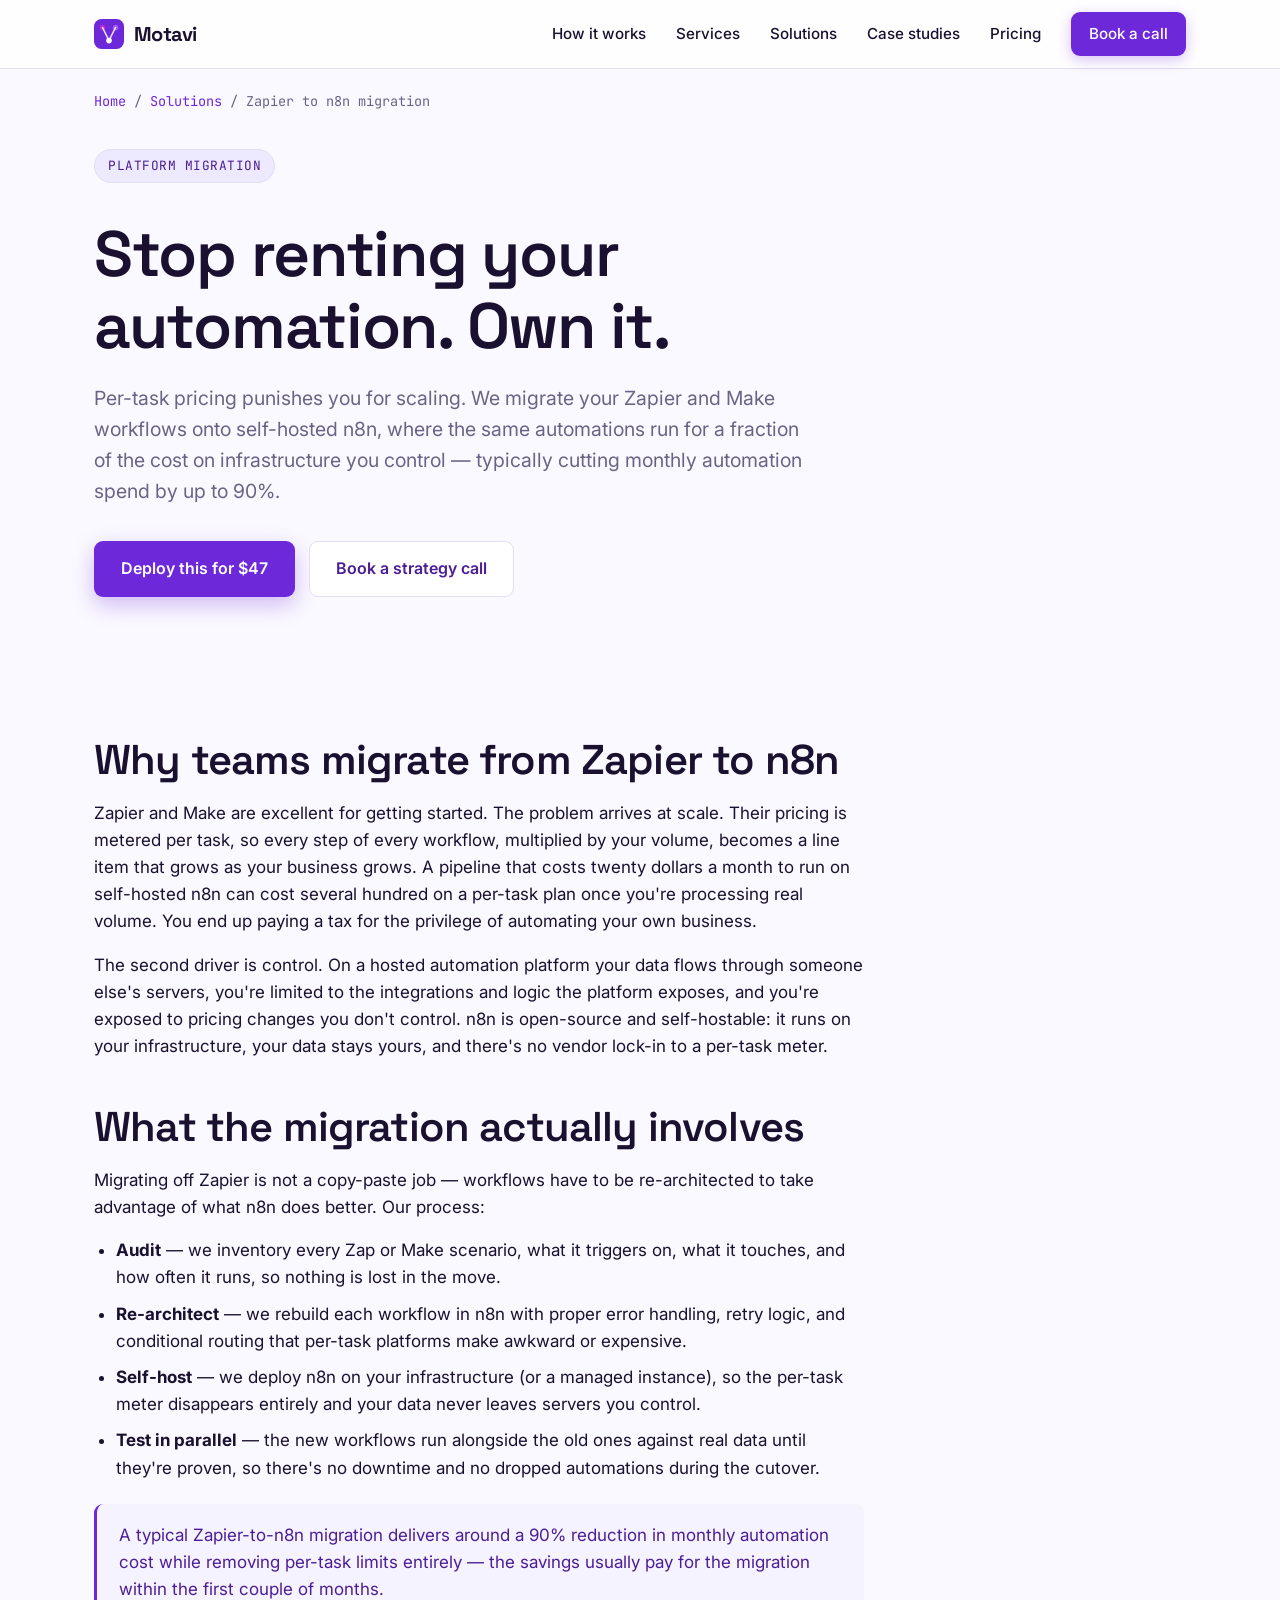
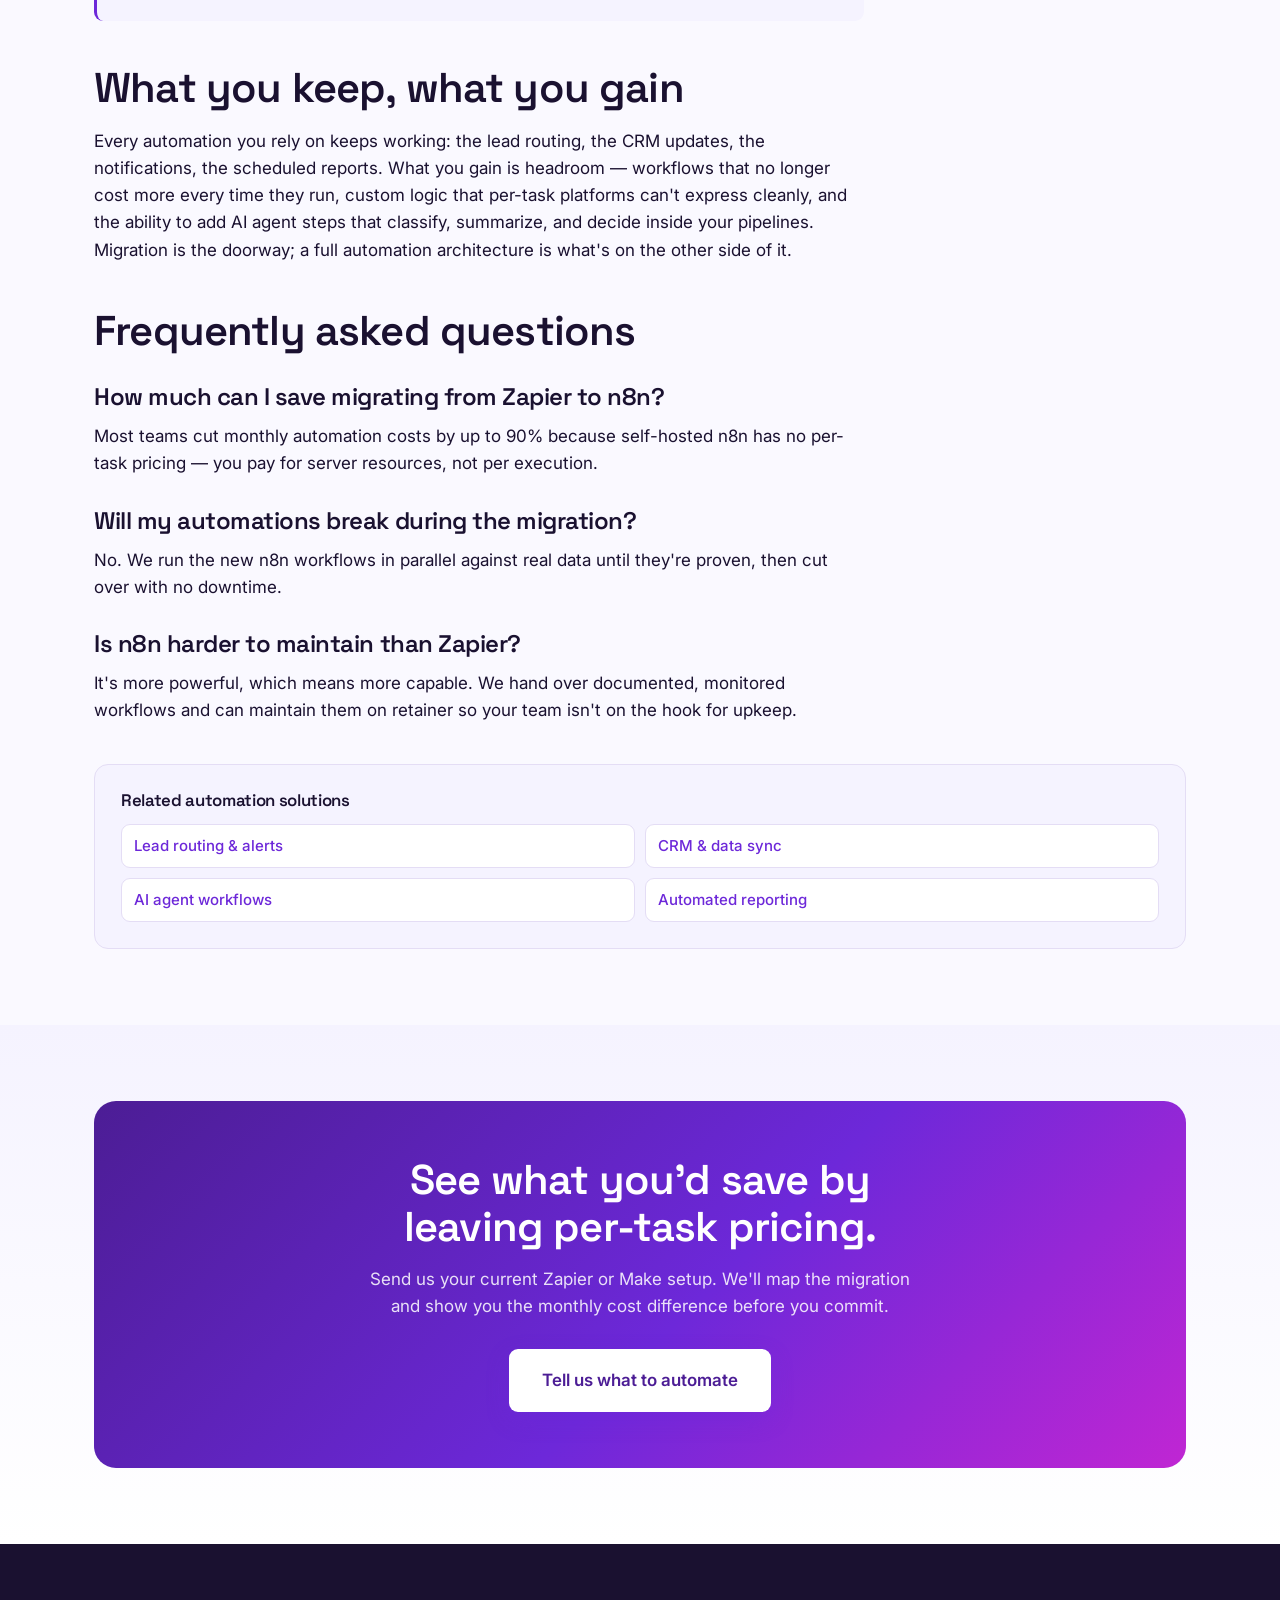
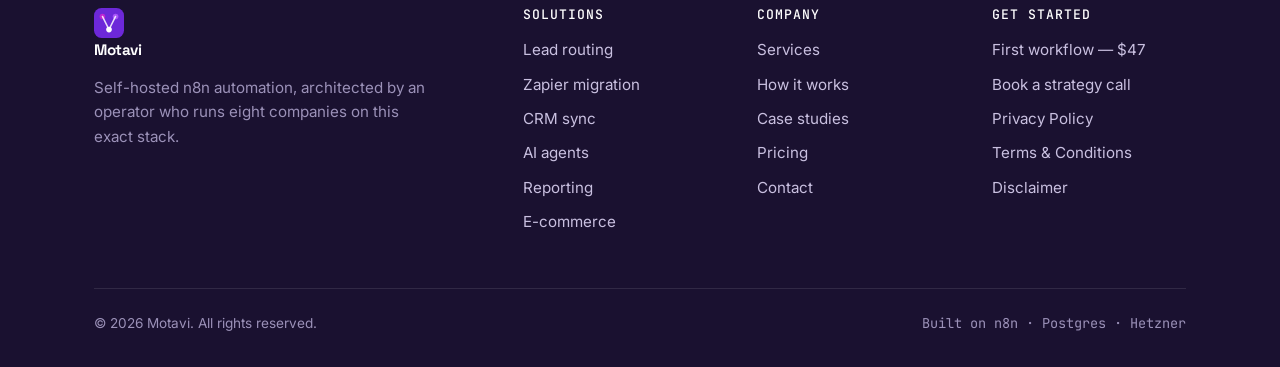
<file: solutions/zapier-to-n8n-migration.html>
<!DOCTYPE html>
<html lang="en">
<head>
<meta charset="UTF-8">
<meta name="viewport" content="width=device-width, initial-scale=1.0">
<title>Zapier to n8n Migration | Cut Automation Costs up to 90% — Motavi</title>
<meta name="description" content="Migrate your workflows from Zapier or Make to self-hosted n8n and escape per-task pricing. Same automations, a fraction of the cost, full data ownership. We handle the rebuild with no downtime.">
<link rel="canonical" href="https://motavi.com/solutions/zapier-to-n8n-migration.html">
<link rel="icon" type="image/svg+xml" href="/favicon.svg">
<link rel="apple-touch-icon" href="/favicon.svg">
<meta property="og:image" content="https://motavi.com/og-image.png">
<meta name="twitter:card" content="summary_large_image">

<meta property="og:title" content="Zapier to n8n Migration | Cut Automation Costs up to 90% — Motavi">
<meta property="og:description" content="Migrate your workflows from Zapier or Make to self-hosted n8n and escape per-task pricing. Same automations, a fraction of the cost, full data ownership. We handle the rebuild with no downtime.">
<meta property="og:type" content="article">
<link rel="preconnect" href="https://fonts.googleapis.com">
<link rel="preconnect" href="https://fonts.gstatic.com" crossorigin>
<link href="https://fonts.googleapis.com/css2?family=Space+Grotesk:wght@500;600;700&family=Inter:wght@400;500;600&family=JetBrains+Mono:wght@400;500&display=swap" rel="stylesheet">
<link rel="stylesheet" href="/styles.css">
<script type="application/ld+json">
{
  "@context": "https://schema.org",
  "@type": "Service",
  "name": "Zapier to n8n Migration",
  "provider": { "@type": "ProfessionalService", "name": "Motavi", "url": "https://motavi.com" },
  "serviceType": "Zapier to n8n migration",
  "description": "Migrate your workflows from Zapier or Make to self-hosted n8n and escape per-task pricing. Same automations, a fraction of the cost, full data ownership. We handle the rebuild with no downtime.",
  "areaServed": ["Thailand","Singapore","United States","United Kingdom","Europe"]
}
</script>
<script type="application/ld+json">
{
  "@context": "https://schema.org",
  "@type": "FAQPage",
  "mainEntity": [{"@type":"Question","name":"How much can I save migrating from Zapier to n8n?","acceptedAnswer":{"@type":"Answer","text":"Most teams cut monthly automation costs by up to 90% because self-hosted n8n has no per-task pricing — you pay for server resources, not per execution."}},{"@type":"Question","name":"Will my automations break during the migration?","acceptedAnswer":{"@type":"Answer","text":"No. We run the new n8n workflows in parallel against real data until they're proven, then cut over with no downtime."}},{"@type":"Question","name":"Is n8n harder to maintain than Zapier?","acceptedAnswer":{"@type":"Answer","text":"It's more powerful, which means more capable. We hand over documented, monitored workflows and can maintain them on retainer so your team isn't on the hook for upkeep."}}]
}
</script>
<!-- Analytics (consent-gated). Replace placeholders, then they fire. -->
<script>
(function(){
  // Flip to true once you have consent (or wire to a cookie banner).
  var ANALYTICS_CONSENT = true;
  var GA4_ID = "G-XXXXXXXXXX";        // <-- replace with your GA4 Measurement ID
  var CLARITY_ID = "xxxxxxxxxx";       // <-- replace with your Microsoft Clarity project ID
  if(!ANALYTICS_CONSENT) return;

  // GA4
  if(GA4_ID && GA4_ID.indexOf("XXXX")===-1){
    var s=document.createElement("script");
    s.async=true; s.src="https://www.googletagmanager.com/gtag/js?id="+GA4_ID;
    document.head.appendChild(s);
    window.dataLayer=window.dataLayer||[];
    function gtag(){dataLayer.push(arguments);}
    gtag("js", new Date()); gtag("config", GA4_ID);
  }
  // Microsoft Clarity
  if(CLARITY_ID && CLARITY_ID.indexOf("xxxx")===-1){
    (function(c,l,a,r,i,t,y){c[a]=c[a]||function(){(c[a].q=c[a].q||[]).push(arguments)};
    t=l.createElement(r);t.async=1;t.src="https://www.clarity.ms/tag/"+i;
    y=l.getElementsByTagName(r)[0];y.parentNode.insertBefore(t,y);})(window,document,"clarity","script",CLARITY_ID);
  }
})();
</script>
</head>
<body>
<header class="site-header">
  <div class="wrap nav">
    <a href="/" class="brand">
      <svg class="brand-mark" width="30" height="30" viewBox="0 0 32 32" fill="none"><rect width="32" height="32" rx="8" fill="#6d28d9"/><circle cx="9" cy="9" r="3" fill="#c026d3"/><circle cx="23" cy="9" r="3" fill="#a855f7"/><circle cx="16" cy="23" r="3" fill="#fff"/><path d="M9 9 L16 23 L23 9" stroke="#fff" stroke-width="1.6" stroke-linecap="round" opacity=".85"/></svg>
      Motavi
    </a>
    <nav class="nav-links" id="navLinks">
      <a href="/#how">How it works</a>
      <a href="/n8n-automation-services.html">Services</a>
      <a href="/#solutions">Solutions</a>
      <a href="/case-studies/">Case studies</a>
      <a href="/#pricing">Pricing</a>
      <a href="javascript:void(0)" data-cal-namespace="strategy" data-cal-link="automate/strategy-call" data-cal-config='{"layout":"month_view","theme":"light"}' class="nav-cta">Book a call</a>
    </nav>
    <button class="nav-toggle" id="navToggle" aria-label="Menu"><svg width="26" height="26" viewBox="0 0 24 24" fill="none" stroke="#1a1130" stroke-width="2"><path d="M3 6h18M3 12h18M3 18h18"/></svg></button>
  </div>
</header>

<div class="wrap"><nav class="crumb"><a href="/">Home</a> <span>/</span> <a href="/#solutions">Solutions</a> <span>/</span> Zapier to n8n migration</nav></div>

<section style="padding-top:36px;">
  <div class="wrap">
    <span class="eyebrow">Platform migration</span>
    <h1 style="max-width:18ch; margin:14px 0 20px;">Stop renting your automation. Own it.</h1>
    <p class="hero-sub" style="max-width:60ch;">Per-task pricing punishes you for scaling. We migrate your Zapier and Make workflows onto self-hosted n8n, where the same automations run for a fraction of the cost on infrastructure you control — typically cutting monthly automation spend by up to 90%.</p>
    <div class="hero-actions" style="margin-top:26px;">
      <a href="/#pricing" class="btn btn-primary">Deploy this for $47</a>
      <a href="javascript:void(0)" data-cal-namespace="strategy" data-cal-link="automate/strategy-call" data-cal-config='{"layout":"month_view","theme":"light"}' class="btn btn-ghost">Book a strategy call</a>
    </div>
  </div>
</section>

<section style="padding-top:20px;">
  <div class="wrap">
    <article class="prose">
<h2>Why teams migrate from Zapier to n8n</h2>
<p>Zapier and Make are excellent for getting started. The problem arrives at scale. Their pricing is metered per task, so every step of every workflow, multiplied by your volume, becomes a line item that grows as your business grows. A pipeline that costs twenty dollars a month to run on self-hosted n8n can cost several hundred on a per-task plan once you're processing real volume. You end up paying a tax for the privilege of automating your own business.</p>
<p>The second driver is control. On a hosted automation platform your data flows through someone else's servers, you're limited to the integrations and logic the platform exposes, and you're exposed to pricing changes you don't control. n8n is open-source and self-hostable: it runs on your infrastructure, your data stays yours, and there's no vendor lock-in to a per-task meter.</p>

<h2>What the migration actually involves</h2>
<p>Migrating off Zapier is not a copy-paste job — workflows have to be re-architected to take advantage of what n8n does better. Our process:</p>
<ul>
<li><strong>Audit</strong> — we inventory every Zap or Make scenario, what it triggers on, what it touches, and how often it runs, so nothing is lost in the move.</li>
<li><strong>Re-architect</strong> — we rebuild each workflow in n8n with proper error handling, retry logic, and conditional routing that per-task platforms make awkward or expensive.</li>
<li><strong>Self-host</strong> — we deploy n8n on your infrastructure (or a managed instance), so the per-task meter disappears entirely and your data never leaves servers you control.</li>
<li><strong>Test in parallel</strong> — the new workflows run alongside the old ones against real data until they're proven, so there's no downtime and no dropped automations during the cutover.</li>
</ul>
<div class="callout"><p>A typical Zapier-to-n8n migration delivers around a 90% reduction in monthly automation cost while removing per-task limits entirely — the savings usually pay for the migration within the first couple of months.</p></div>

<h2>What you keep, what you gain</h2>
<p>Every automation you rely on keeps working: the lead routing, the CRM updates, the notifications, the scheduled reports. What you gain is headroom — workflows that no longer cost more every time they run, custom logic that per-task platforms can't express cleanly, and the ability to add AI agent steps that classify, summarize, and decide inside your pipelines. Migration is the doorway; a full automation architecture is what's on the other side of it.</p>

      <h2>Frequently asked questions</h2>
      <h3>How much can I save migrating from Zapier to n8n?</h3>
      <p>Most teams cut monthly automation costs by up to 90% because self-hosted n8n has no per-task pricing — you pay for server resources, not per execution.</p>
      <h3>Will my automations break during the migration?</h3>
      <p>No. We run the new n8n workflows in parallel against real data until they're proven, then cut over with no downtime.</p>
      <h3>Is n8n harder to maintain than Zapier?</h3>
      <p>It's more powerful, which means more capable. We hand over documented, monitored workflows and can maintain them on retainer so your team isn't on the hook for upkeep.</p>

    </article>

    <div class="related">
      <h4>Related automation solutions</h4>
      <div class="related-links">
        <a href="/solutions/lead-routing-automation.html">Lead routing &amp; alerts</a>
        <a href="/solutions/crm-data-sync.html">CRM &amp; data sync</a>
        <a href="/solutions/ai-agent-workflows.html">AI agent workflows</a>
        <a href="/solutions/automated-reporting.html">Automated reporting</a>
      </div>
    </div>
  </div>
</section>

<section class="bg-lilac">
  <div class="wrap">
    <div class="cta-band">
      <h2>See what you'd save by leaving per-task pricing.</h2>
      <p>Send us your current Zapier or Make setup. We'll map the migration and show you the monthly cost difference before you commit.</p>
      <a href="/#contact" class="btn btn-primary btn-lg">Tell us what to automate</a>
    </div>
  </div>
</section>

<footer class="site-footer">
  <div class="wrap">
    <div class="footer-grid">
      <div class="footer-brand">
        <a href="/" class="brand" style="color:#fff;"><svg class="brand-mark" width="30" height="30" viewBox="0 0 32 32" fill="none"><rect width="32" height="32" rx="8" fill="#6d28d9"/><circle cx="9" cy="9" r="3" fill="#c026d3"/><circle cx="23" cy="9" r="3" fill="#a855f7"/><circle cx="16" cy="23" r="3" fill="#fff"/><path d="M9 9 L16 23 L23 9" stroke="#fff" stroke-width="1.6" stroke-linecap="round" opacity=".85"/></svg> Motavi</a>
        <p>Self-hosted n8n automation, architected by an operator who runs eight companies on this exact stack.</p>
      </div>
      <div><h4>Solutions</h4>
        <a href="/solutions/lead-routing-automation.html">Lead routing</a>
        <a href="/solutions/zapier-to-n8n-migration.html">Zapier migration</a>
        <a href="/solutions/crm-data-sync.html">CRM sync</a>
        <a href="/solutions/ai-agent-workflows.html">AI agents</a>
        <a href="/solutions/automated-reporting.html">Reporting</a>
        <a href="/solutions/ecommerce-automation.html">E-commerce</a>
      </div>
      <div><h4>Company</h4>
        <a href="/n8n-automation-services.html">Services</a>
        <a href="/#how">How it works</a>
        <a href="/case-studies/">Case studies</a>
        <a href="/#pricing">Pricing</a>
        <a href="/#contact">Contact</a>
      </div>
      <div><h4>Get started</h4>
        <a href="/#pricing">First workflow — $47</a>
        <a href="javascript:void(0)" data-cal-namespace="strategy" data-cal-link="automate/strategy-call" data-cal-config='{"layout":"month_view","theme":"light"}'>Book a strategy call</a>
      
        <a href="/privacy.html">Privacy Policy</a>
        <a href="/terms.html">Terms &amp; Conditions</a>
        <a href="/disclaimer.html">Disclaimer</a>
      </div>
    </div>
    <div class="footer-bottom"><span>© 2026 Motavi. All rights reserved.</span><span class="mono">Built on n8n · Postgres · Hetzner</span></div>
  </div>
</footer>
<script>
document.getElementById('navToggle').addEventListener('click',function(){document.getElementById('navLinks').classList.toggle('open');});
</script>
<!-- Cal.com popup embed -->
<script type="text/javascript">
(function (C, A, L) { let p = function (a, ar) { a.q.push(ar); }; let d = C.document; C.Cal = C.Cal || function () { let cal = C.Cal; let ar = arguments; if (!cal.loaded) { cal.ns = {}; cal.q = cal.q || []; d.head.appendChild(d.createElement("script")).src = A; cal.loaded = true; } if (ar[0] === L) { const api = function () { p(api, arguments); }; const namespace = ar[1]; api.q = api.q || []; if(typeof namespace === "string"){cal.ns[namespace] = cal.ns[namespace] || api;p(cal.ns[namespace], ar);p(cal, ["initNamespace", namespace]);} else p(cal, ar); return;} p(cal, ar); }; })(window, "https://cal.motavi.com/embed/embed.js", "init");
Cal("init", "strategy", {origin:"https://cal.motavi.com"});
Cal.ns.strategy("ui", {"theme":"light","cssVarsPerTheme":{"light":{"cal-brand":"#6d28d9"}},"hideEventTypeDetails":false,"layout":"month_view"});
</script>
</body>
</html>
</file>
<file: styles.css>
/* ===========================================================
   Motavi — n8n Automation Studio
   Purple "automation control panel" aesthetic
   =========================================================== */

:root {
  /* Core palette */
  --ink:        #1a1130;   /* near-black plum, body text */
  --violet:     #6d28d9;   /* primary brand violet */
  --violet-deep:#4c1d95;   /* deep violet, headings/accents */
  --violet-bright:#8b5cf6; /* bright violet, links/hover */
  --orchid:     #a855f7;   /* lighter accent */
  --signal:     #c026d3;   /* magenta signal — flow-line accent */
  --lilac:      #ede9fe;   /* pale lilac surface */
  --lilac-2:    #f5f3ff;   /* lighter lilac surface */
  --paper:      #ffffff;   /* white background (Matthew prefers light) */
  --mist:       #faf9ff;   /* off-white page bg */
  --line:       #e4ddf5;   /* hairline borders */
  --muted:      #6b6385;   /* muted text */
  --ok:         #16a34a;

  --maxw: 1140px;
  --radius: 14px;
  --radius-sm: 9px;
  --shadow: 0 1px 2px rgba(26,17,48,.06), 0 8px 28px rgba(76,29,149,.07);
  --shadow-lg: 0 20px 60px rgba(76,29,149,.16);

  --font-display: "Space Grotesk", -apple-system, BlinkMacSystemFont, sans-serif;
  --font-body: "Inter", -apple-system, BlinkMacSystemFont, "Segoe UI", sans-serif;
  --font-mono: "JetBrains Mono", "SF Mono", Menlo, monospace;
}

* { box-sizing: border-box; margin: 0; padding: 0; }
html { scroll-behavior: smooth; -webkit-text-size-adjust: 100%; }

body {
  font-family: var(--font-body);
  color: var(--ink);
  background: var(--mist);
  line-height: 1.6;
  font-size: 17px;
  -webkit-font-smoothing: antialiased;
  overflow-x: hidden;
}

h1, h2, h3, h4 { font-family: var(--font-display); font-weight: 600; line-height: 1.12; letter-spacing: -0.02em; color: var(--ink); }
h1 { font-size: clamp(2.4rem, 5.5vw, 4rem); }
h2 { font-size: clamp(1.7rem, 3.5vw, 2.6rem); }
h3 { font-size: clamp(1.2rem, 2vw, 1.5rem); }
p { color: var(--ink); }
a { color: var(--violet); text-decoration: none; transition: color .15s; }
a:hover { color: var(--signal); }

.wrap { max-width: var(--maxw); margin: 0 auto; padding: 0 24px; }
.mono { font-family: var(--font-mono); }
.muted { color: var(--muted); }

/* ---------- Header ---------- */
.site-header {
  position: sticky; top: 0; z-index: 50;
  background: rgba(255,255,255,.82);
  backdrop-filter: saturate(160%) blur(14px);
  border-bottom: 1px solid var(--line);
}
.nav { display: flex; align-items: center; justify-content: space-between; height: 68px; }
.brand { display: flex; align-items: center; gap: 10px; font-family: var(--font-display); font-weight: 700; font-size: 1.25rem; color: var(--ink); letter-spacing: -0.03em; }
.brand:hover { color: var(--ink); }
.brand-mark { width: 30px; height: 30px; min-width:30px; max-width:30px; flex: none; display:block; }
.nav-links { display: flex; align-items: center; gap: 30px; }
.nav-links a { color: var(--ink); font-size: .95rem; font-weight: 500; }
.nav-links a:hover { color: var(--violet); }
.nav-cta {
  background: var(--violet); color: #fff !important; padding: 10px 18px; border-radius: var(--radius-sm);
  font-weight: 600; font-size: .92rem; box-shadow: 0 4px 14px rgba(109,40,217,.28);
}
.nav-cta:hover { background: var(--violet-deep); color: #fff !important; }
.nav-toggle { display: none; background: none; border: 0; cursor: pointer; }

/* ---------- Hero ---------- */
.hero { position: relative; padding: 88px 0 76px; overflow: hidden; }
.hero-bg { position: absolute; inset: 0; z-index: 0; pointer-events: none; }
.hero .wrap { position: relative; z-index: 2; }
.eyebrow {
  display: inline-flex; align-items: center; gap: 8px;
  font-family: var(--font-mono); font-size: .8rem; letter-spacing: .04em;
  color: var(--violet-deep); background: var(--lilac); border: 1px solid var(--line);
  padding: 6px 13px; border-radius: 100px; margin-bottom: 22px; text-transform: uppercase;
}
.eyebrow .dot { width: 7px; height: 7px; border-radius: 50%; background: var(--signal); box-shadow: 0 0 0 3px rgba(192,38,211,.18); }
.hero h1 { max-width: 16ch; margin-bottom: 22px; }
.hero h1 .grad { background: linear-gradient(100deg, var(--violet) 10%, var(--signal) 90%); -webkit-background-clip: text; background-clip: text; color: transparent; }
.hero-sub { font-size: 1.22rem; color: var(--muted); max-width: 56ch; margin-bottom: 34px; }
.hero-actions { display: flex; gap: 14px; flex-wrap: wrap; align-items: center; }

.btn { display: inline-flex; align-items: center; gap: 9px; font-weight: 600; font-size: 1rem; padding: 14px 26px; border-radius: var(--radius-sm); cursor: pointer; border: 1px solid transparent; transition: transform .12s, box-shadow .15s, background .15s; }
.btn-primary { background: var(--violet); color: #fff; box-shadow: 0 8px 22px rgba(109,40,217,.3); }
.btn-primary:hover { background: var(--violet-deep); color: #fff; transform: translateY(-1px); box-shadow: 0 12px 28px rgba(109,40,217,.36); }
.btn-ghost { background: #fff; color: var(--violet-deep); border-color: var(--line); }
.btn-ghost:hover { color: var(--violet-deep); border-color: var(--orchid); background: var(--lilac-2); }
.btn-lg { padding: 17px 32px; font-size: 1.06rem; }

.hero-trust { margin-top: 40px; display: flex; align-items: center; gap: 14px; flex-wrap: wrap; }
.hero-trust .lbl { font-size: .82rem; color: var(--muted); font-family: var(--font-mono); }
.hero-trust .chips { display: flex; gap: 8px; flex-wrap: wrap; }
.chip { font-size: .82rem; color: var(--violet-deep); background: #fff; border: 1px solid var(--line); padding: 5px 12px; border-radius: 100px; font-weight: 500; }

/* ---------- Sections ---------- */
section { padding: 76px 0; }
.section-head { max-width: 60ch; margin-bottom: 48px; }
.section-head .eyebrow { margin-bottom: 16px; }
.section-head p { color: var(--muted); font-size: 1.12rem; margin-top: 14px; }
.center { text-align: center; margin-left: auto; margin-right: auto; }

.bg-lilac { background: linear-gradient(180deg, var(--lilac-2), #fff); }
.bg-ink { background: var(--ink); }
.bg-ink h1, .bg-ink h2, .bg-ink h3 { color: #fff; }
.bg-ink p { color: #c9c0e0; }

/* ---------- Problem cards ---------- */
.grid { display: grid; gap: 22px; }
.grid-3 { grid-template-columns: repeat(3, 1fr); }
.grid-2 { grid-template-columns: repeat(2, 1fr); }
.grid-4 { grid-template-columns: repeat(4, 1fr); }

.card {
  background: #fff; border: 1px solid var(--line); border-radius: var(--radius);
  padding: 28px; box-shadow: var(--shadow); transition: transform .15s, box-shadow .15s, border-color .15s;
}
.card:hover { transform: translateY(-3px); box-shadow: var(--shadow-lg); border-color: var(--orchid); }
.card h3 { margin-bottom: 10px; }
.card p { color: var(--muted); font-size: .98rem; }
.card .ico { width: 44px; height: 44px; border-radius: 11px; display: grid; place-items: center; background: var(--lilac); margin-bottom: 18px; color: var(--violet-deep); }
.card .ico svg { width: 22px; height: 22px; }

.card-link { display: block; }
.card-link .more { margin-top: 16px; font-weight: 600; font-size: .92rem; color: var(--violet); display: inline-flex; gap: 6px; align-items: center; }
.card-link:hover .more { gap: 10px; }

/* ---------- Steps / process ---------- */
.steps { counter-reset: step; display: grid; gap: 0; }
.step { display: grid; grid-template-columns: 64px 1fr; gap: 22px; padding: 26px 0; border-top: 1px solid var(--line); }
.step:last-child { border-bottom: 1px solid var(--line); }
.step .num { counter-increment: step; font-family: var(--font-mono); font-size: 1.5rem; font-weight: 700; color: var(--violet); }
.step .num::before { content: "0" counter(step); }
.step h3 { margin-bottom: 8px; }
.step p { color: var(--muted); }

/* ---------- Stat band ---------- */
.stat-band { display: grid; grid-template-columns: repeat(4,1fr); gap: 28px; }
.stat { text-align: center; }
.stat .big { font-family: var(--font-display); font-size: clamp(2rem,4vw,3rem); font-weight: 700; background: linear-gradient(100deg, var(--orchid), var(--signal)); -webkit-background-clip: text; background-clip: text; color: transparent; line-height: 1; }
.stat .lbl { color: #c9c0e0; font-size: .92rem; margin-top: 10px; }

/* ---------- Offer / pricing ---------- */
.offer {
  background: linear-gradient(160deg, #fff, var(--lilac-2));
  border: 1px solid var(--line); border-radius: 20px; padding: 40px; box-shadow: var(--shadow-lg);
}
.offer.feature { border: 2px solid var(--violet); position: relative; }
.offer .tag { position: absolute; top: -13px; left: 40px; background: var(--violet); color: #fff; font-size: .78rem; font-weight: 600; padding: 5px 14px; border-radius: 100px; font-family: var(--font-mono); }
.offer .price { font-family: var(--font-display); font-size: 2.6rem; font-weight: 700; color: var(--ink); }
.offer .price small { font-size: 1rem; color: var(--muted); font-weight: 400; }
.offer ul { list-style: none; margin: 22px 0; display: grid; gap: 12px; }
.offer li { display: flex; gap: 11px; align-items: flex-start; font-size: .98rem; color: var(--ink); }
.offer li svg { width: 19px; height: 19px; flex: none; color: var(--ok); margin-top: 2px; }

/* ---------- CTA band ---------- */
.cta-band { background: linear-gradient(135deg, var(--violet-deep), var(--violet) 55%, var(--signal)); border-radius: 22px; padding: 56px 48px; text-align: center; color: #fff; position: relative; overflow: hidden; }
.cta-band h2 { color: #fff; max-width: 22ch; margin: 0 auto 16px; }
.cta-band p { color: rgba(255,255,255,.86); max-width: 50ch; margin: 0 auto 28px; }
.cta-band .btn-primary { background: #fff; color: var(--violet-deep); }
.cta-band .btn-primary:hover { background: var(--lilac); color: var(--violet-deep); }

/* ---------- Form ---------- */
.lead-form { background: #fff; border: 1px solid var(--line); border-radius: 20px; padding: 36px; box-shadow: var(--shadow-lg); }
.field { margin-bottom: 18px; }
.field label { display: block; font-size: .9rem; font-weight: 600; margin-bottom: 7px; color: var(--ink); }
.field input, .field select, .field textarea {
  width: 100%; padding: 13px 15px; border: 1px solid var(--line); border-radius: var(--radius-sm);
  font-family: var(--font-body); font-size: 1rem; color: var(--ink); background: var(--mist); transition: border-color .15s, box-shadow .15s;
}
.field input:focus, .field select:focus, .field textarea:focus { outline: none; border-color: var(--violet); box-shadow: 0 0 0 3px rgba(109,40,217,.14); background: #fff; }
.field textarea { min-height: 110px; resize: vertical; }
.field-check { display: flex; gap: 10px; align-items: flex-start; }
.field-check input { width: auto; margin-top: 4px; }
.field-check label { font-weight: 400; font-size: .9rem; color: var(--muted); }
.form-note { font-size: .82rem; color: var(--muted); margin-top: 10px; text-align: center; }
.form-msg { padding: 14px; border-radius: var(--radius-sm); margin-top: 16px; font-size: .95rem; display: none; }
.form-msg.ok { display: block; background: #ecfdf5; color: #065f46; border: 1px solid #a7f3d0; }
.form-msg.err { display: block; background: #fef2f2; color: #991b1b; border: 1px solid #fecaca; }

/* ---------- Footer ---------- */
.site-footer { background: var(--ink); color: #c9c0e0; padding: 64px 0 32px; }
.footer-grid { display: grid; grid-template-columns: 2fr 1fr 1fr 1fr; gap: 40px; margin-bottom: 44px; }
.footer-grid h4 { color: #fff; font-size: .82rem; text-transform: uppercase; letter-spacing: .08em; margin-bottom: 16px; font-family: var(--font-mono); font-weight: 500; }
.footer-grid a { color: #c9c0e0; font-size: .95rem; display: block; margin-bottom: 10px; }
.footer-grid a:hover { color: #fff; }
.footer-brand p { color: #9b91b8; font-size: .95rem; max-width: 34ch; margin-top: 14px; }
.footer-bottom { border-top: 1px solid rgba(255,255,255,.1); padding-top: 24px; display: flex; justify-content: space-between; flex-wrap: wrap; gap: 12px; font-size: .85rem; color: #9b91b8; }

/* ---------- Breadcrumb ---------- */
.crumb { font-size: .85rem; color: var(--muted); padding: 22px 0 0; font-family: var(--font-mono); }
.crumb a { color: var(--violet); }
.crumb span { color: var(--muted); }

/* ---------- Prose (solution pages) ---------- */
.prose { max-width: 70ch; }
.prose h2 { margin: 44px 0 16px; }
.prose h3 { margin: 30px 0 12px; }
.prose p { margin-bottom: 16px; color: var(--ink); }
.prose ul, .prose ol { margin: 0 0 18px 22px; }
.prose li { margin-bottom: 9px; }
.prose .callout { background: var(--lilac-2); border-left: 3px solid var(--violet); padding: 18px 22px; border-radius: var(--radius-sm); margin: 22px 0; }
.prose .callout p { margin: 0; color: var(--violet-deep); }

/* related links cluster */
.related { background: var(--lilac-2); border: 1px solid var(--line); border-radius: var(--radius); padding: 26px; margin-top: 40px; }
.related h4 { font-family: var(--font-display); font-size: 1.05rem; margin-bottom: 14px; }
.related-links { display: grid; grid-template-columns: 1fr 1fr; gap: 10px; }
.related-links a { font-size: .94rem; padding: 9px 12px; background: #fff; border: 1px solid var(--line); border-radius: var(--radius-sm); font-weight: 500; }
.related-links a:hover { border-color: var(--orchid); }

/* ---------- Responsive ---------- */
@media (max-width: 900px) {
  .grid-3, .grid-4 { grid-template-columns: 1fr 1fr; }
  .stat-band { grid-template-columns: 1fr 1fr; gap: 32px 20px; }
  .footer-grid { grid-template-columns: 1fr 1fr; }
  .grid-2 { grid-template-columns: 1fr; }
}
@media (max-width: 640px) {
  body { font-size: 16px; }
  .nav-links { display: none; }
  .nav-links.open { display: flex; position: absolute; top: 68px; left: 0; right: 0; flex-direction: column; background: #fff; padding: 20px 24px; gap: 16px; border-bottom: 1px solid var(--line); box-shadow: var(--shadow-lg); }
  .nav-toggle { display: block; }
  .grid-3, .grid-4, .related-links { grid-template-columns: 1fr; }
  .step { grid-template-columns: 44px 1fr; gap: 14px; }
  .cta-band, .offer, .lead-form { padding: 32px 22px; }
  section { padding: 56px 0; }
}
@media (prefers-reduced-motion: reduce) { * { animation: none !important; transition: none !important; } html { scroll-behavior: auto; } }

/* defensive svg sizing */
.card .ico svg{width:22px;height:22px}
.brand svg{width:30px;height:30px}
btn svg,.btn svg{width:18px;height:18px}
</file>
